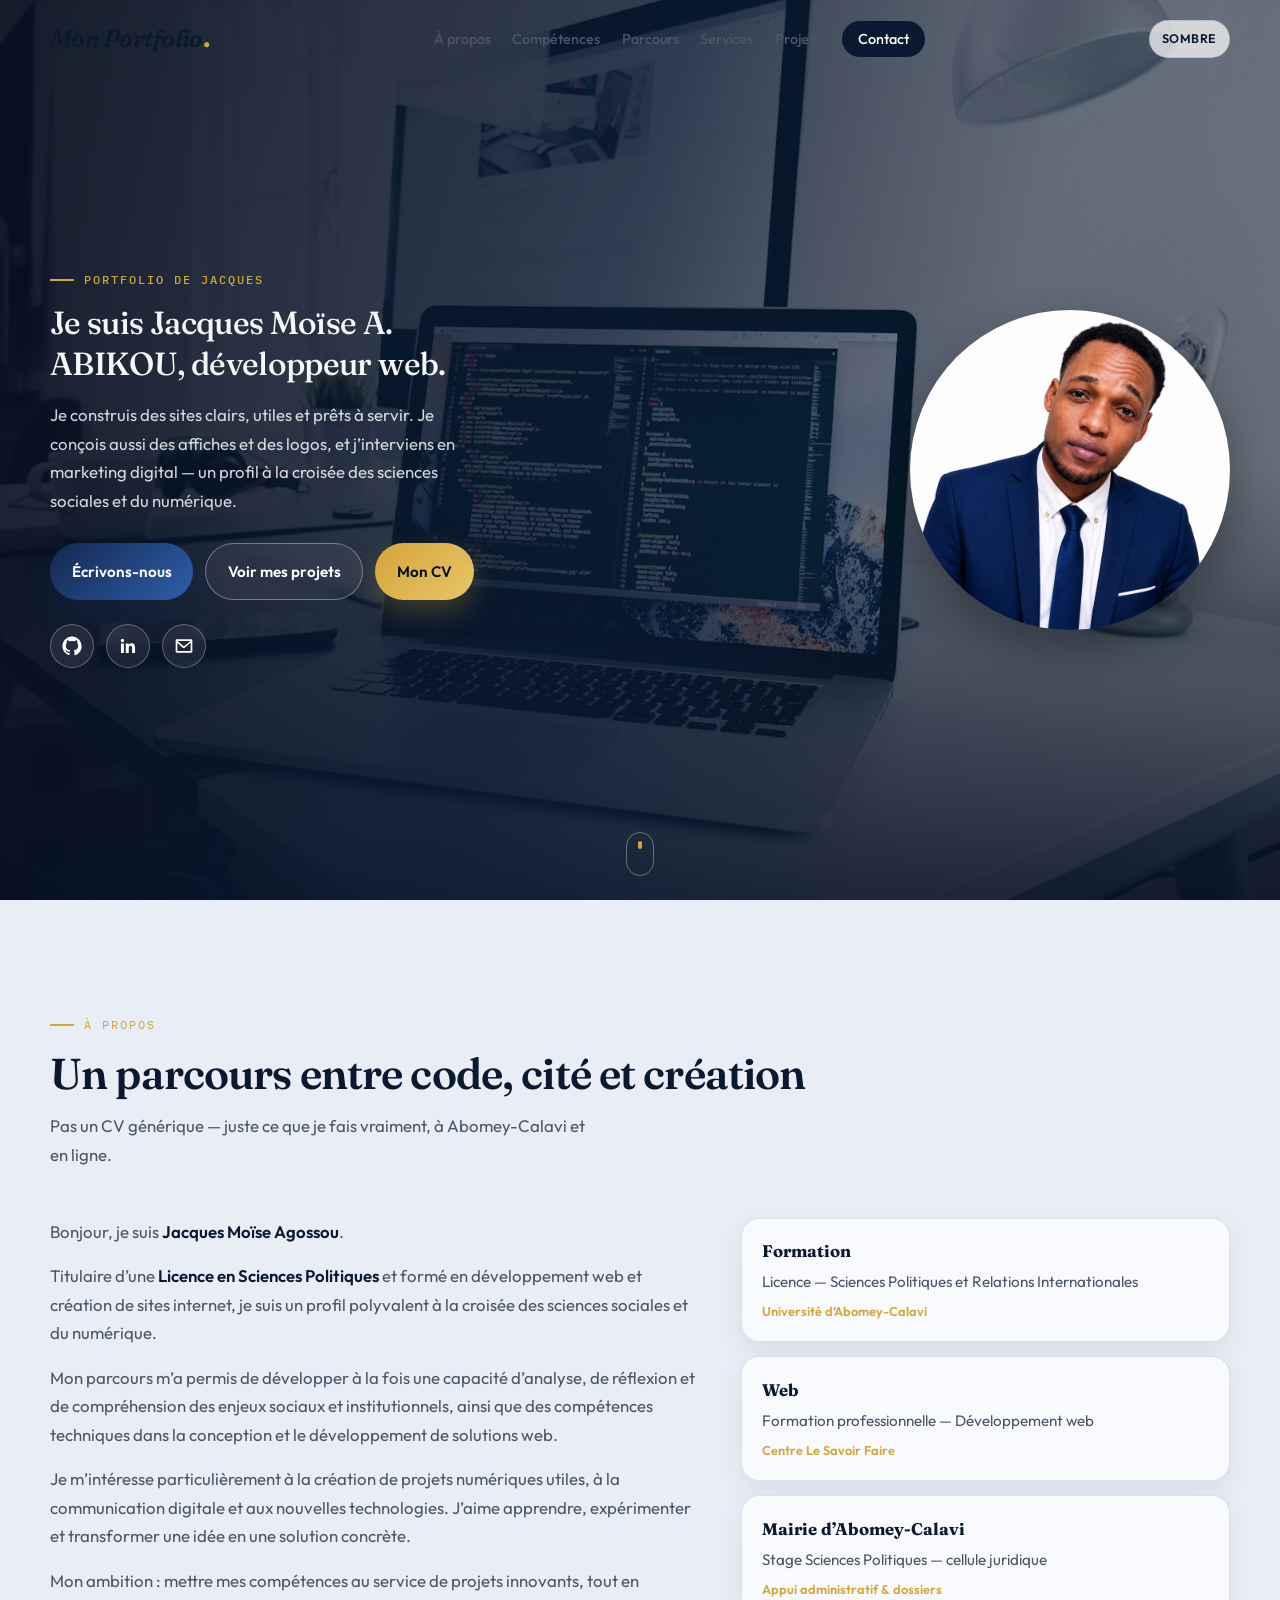
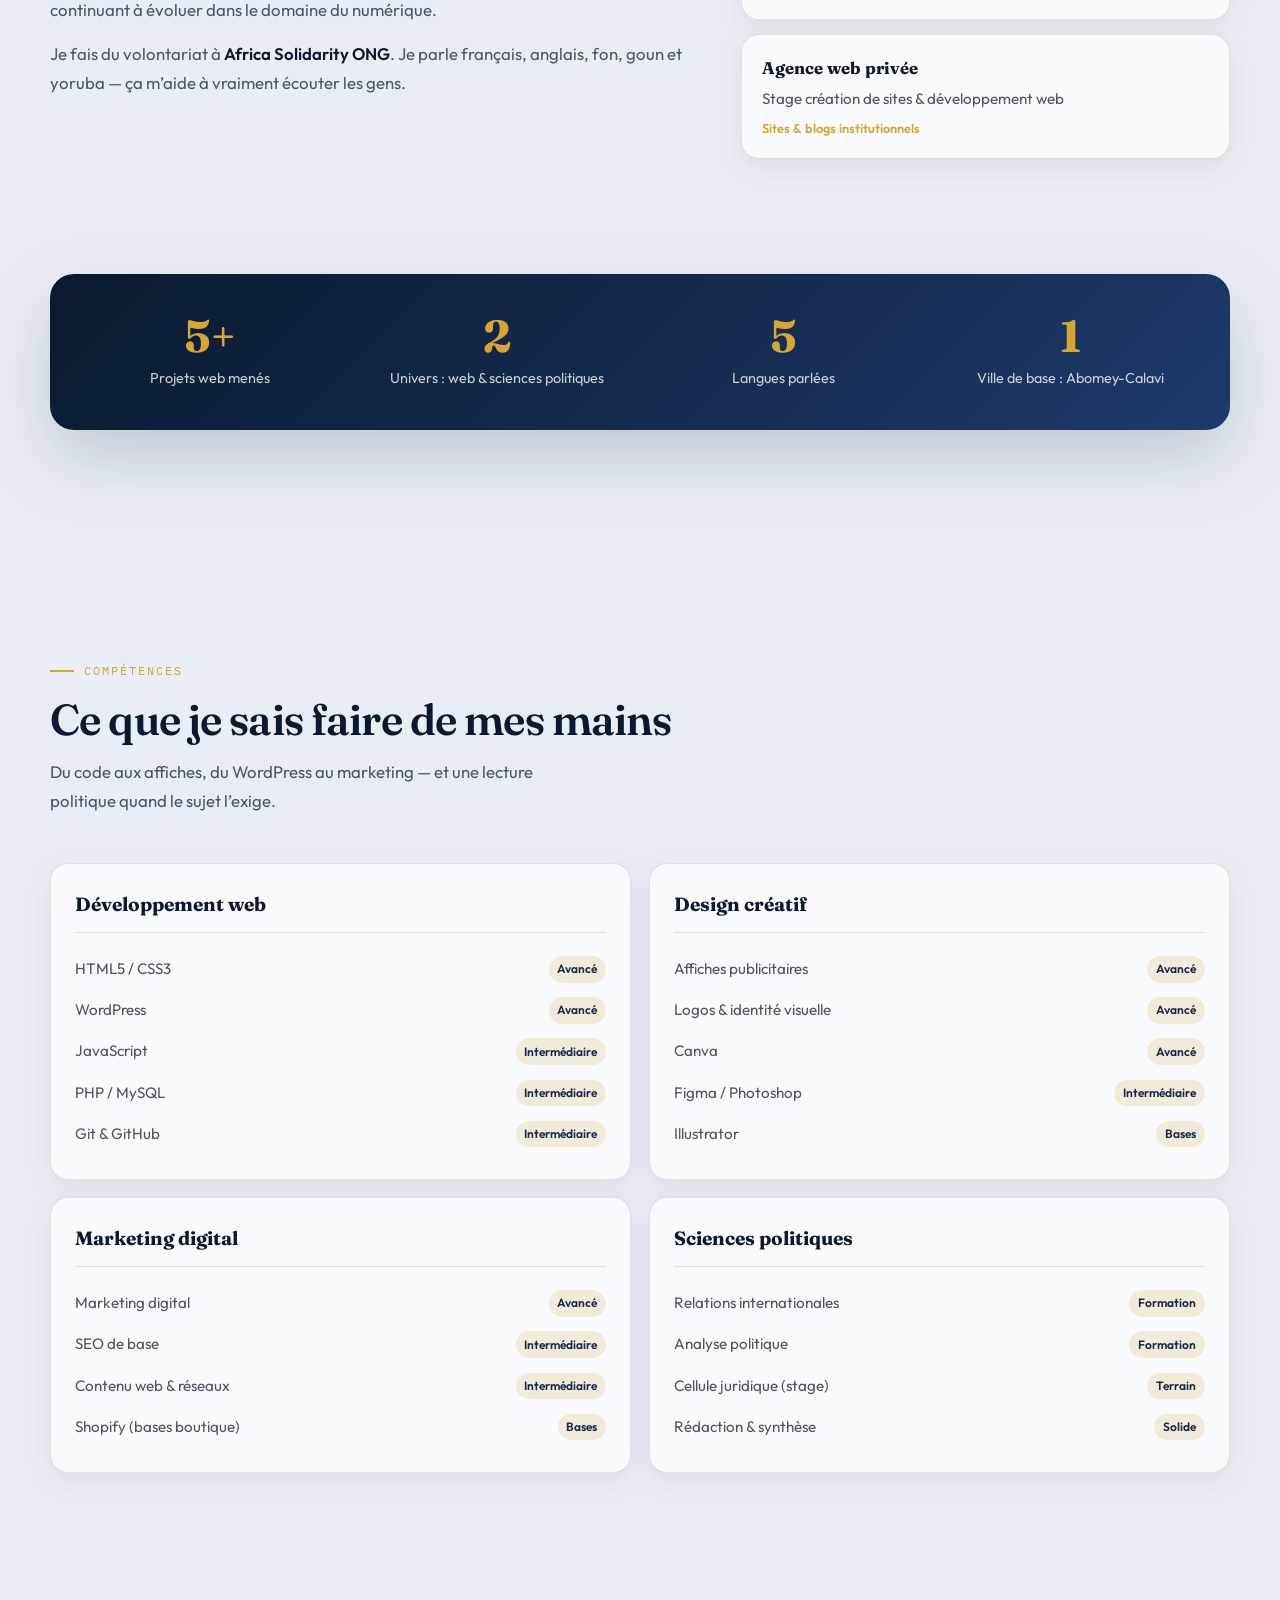
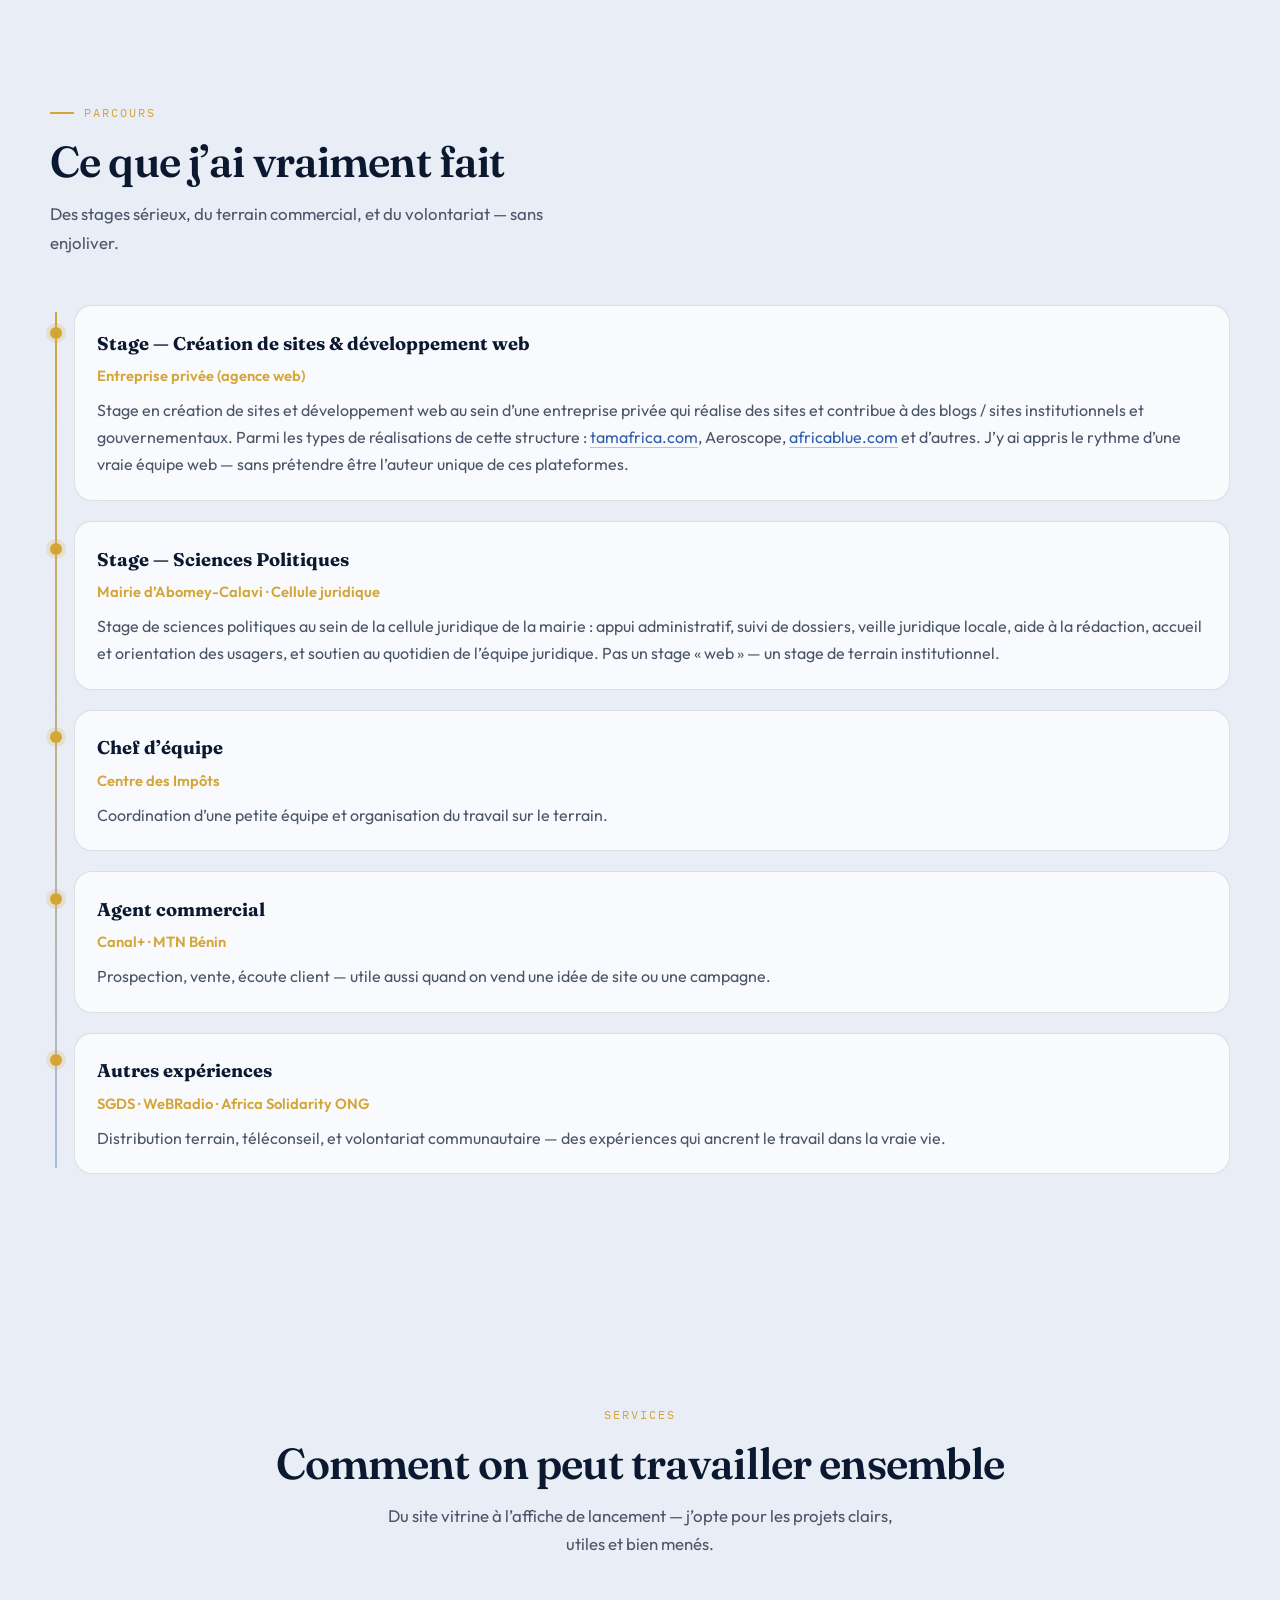
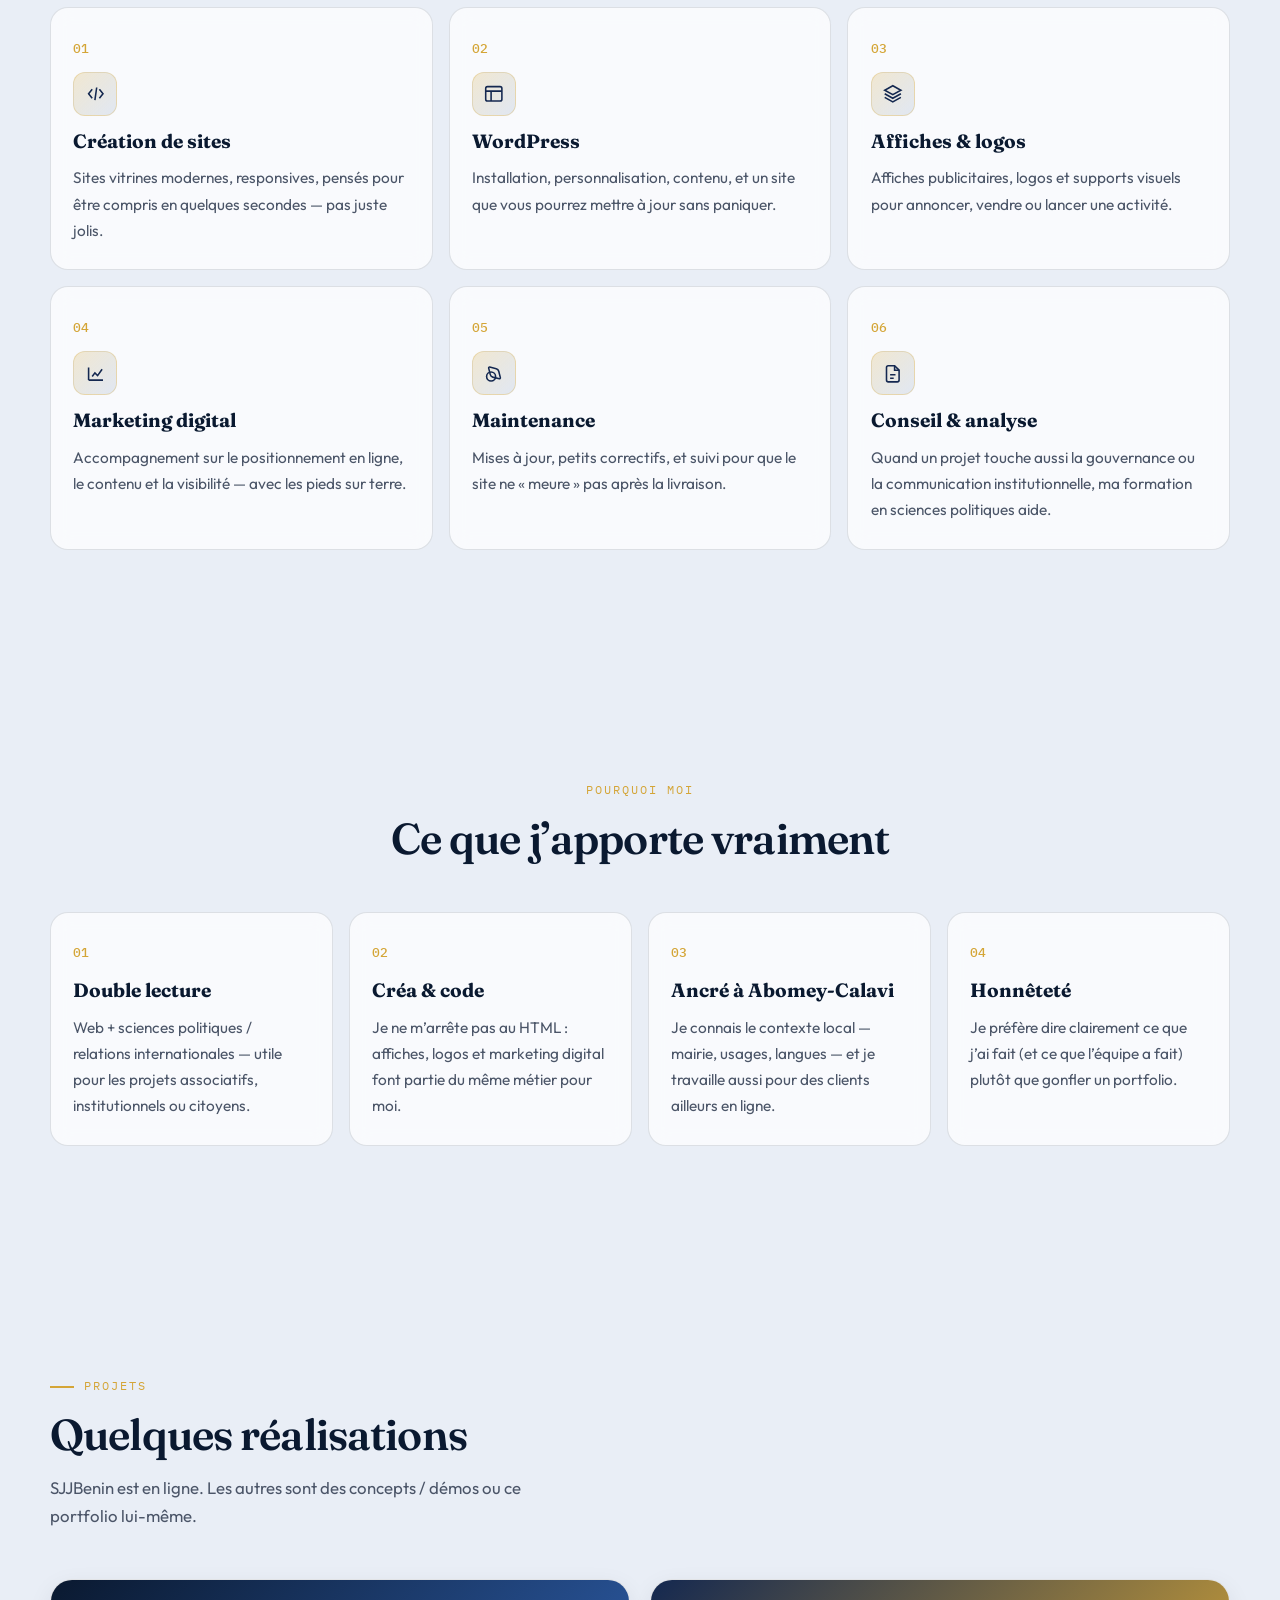
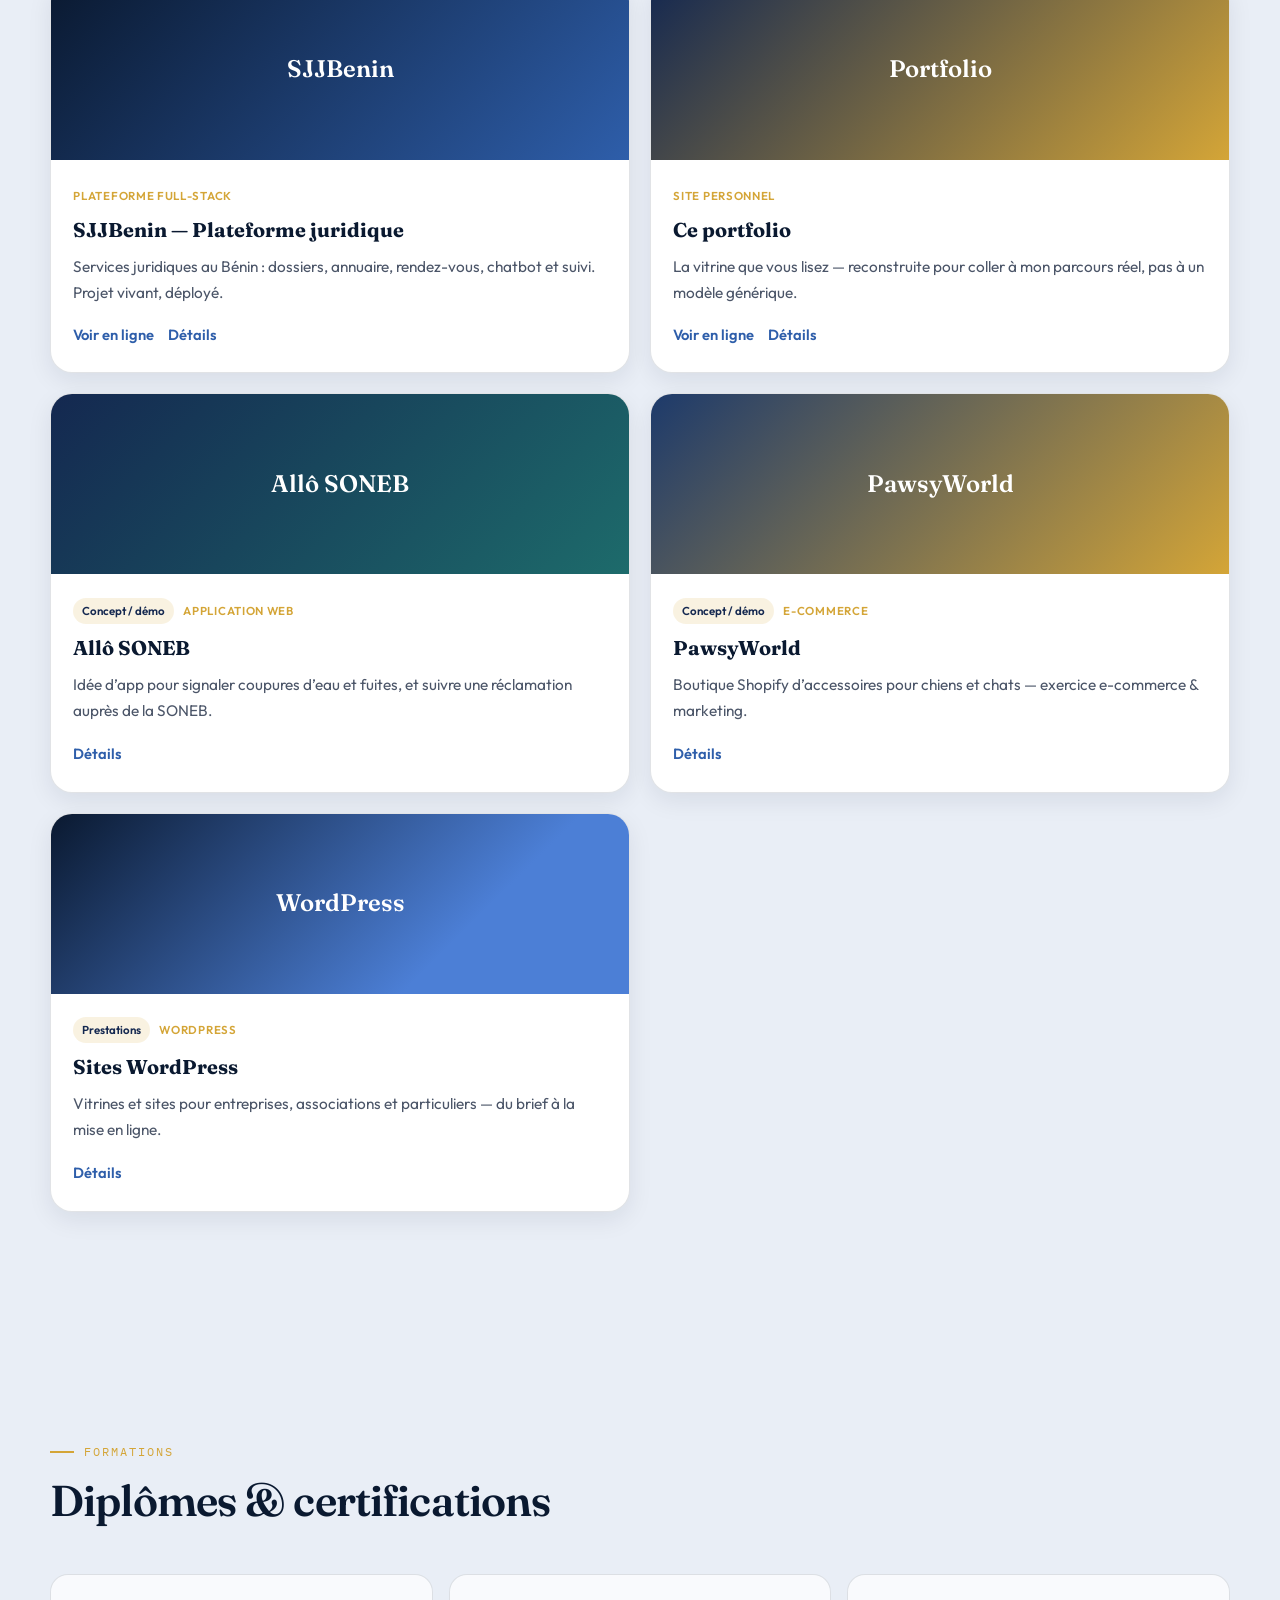
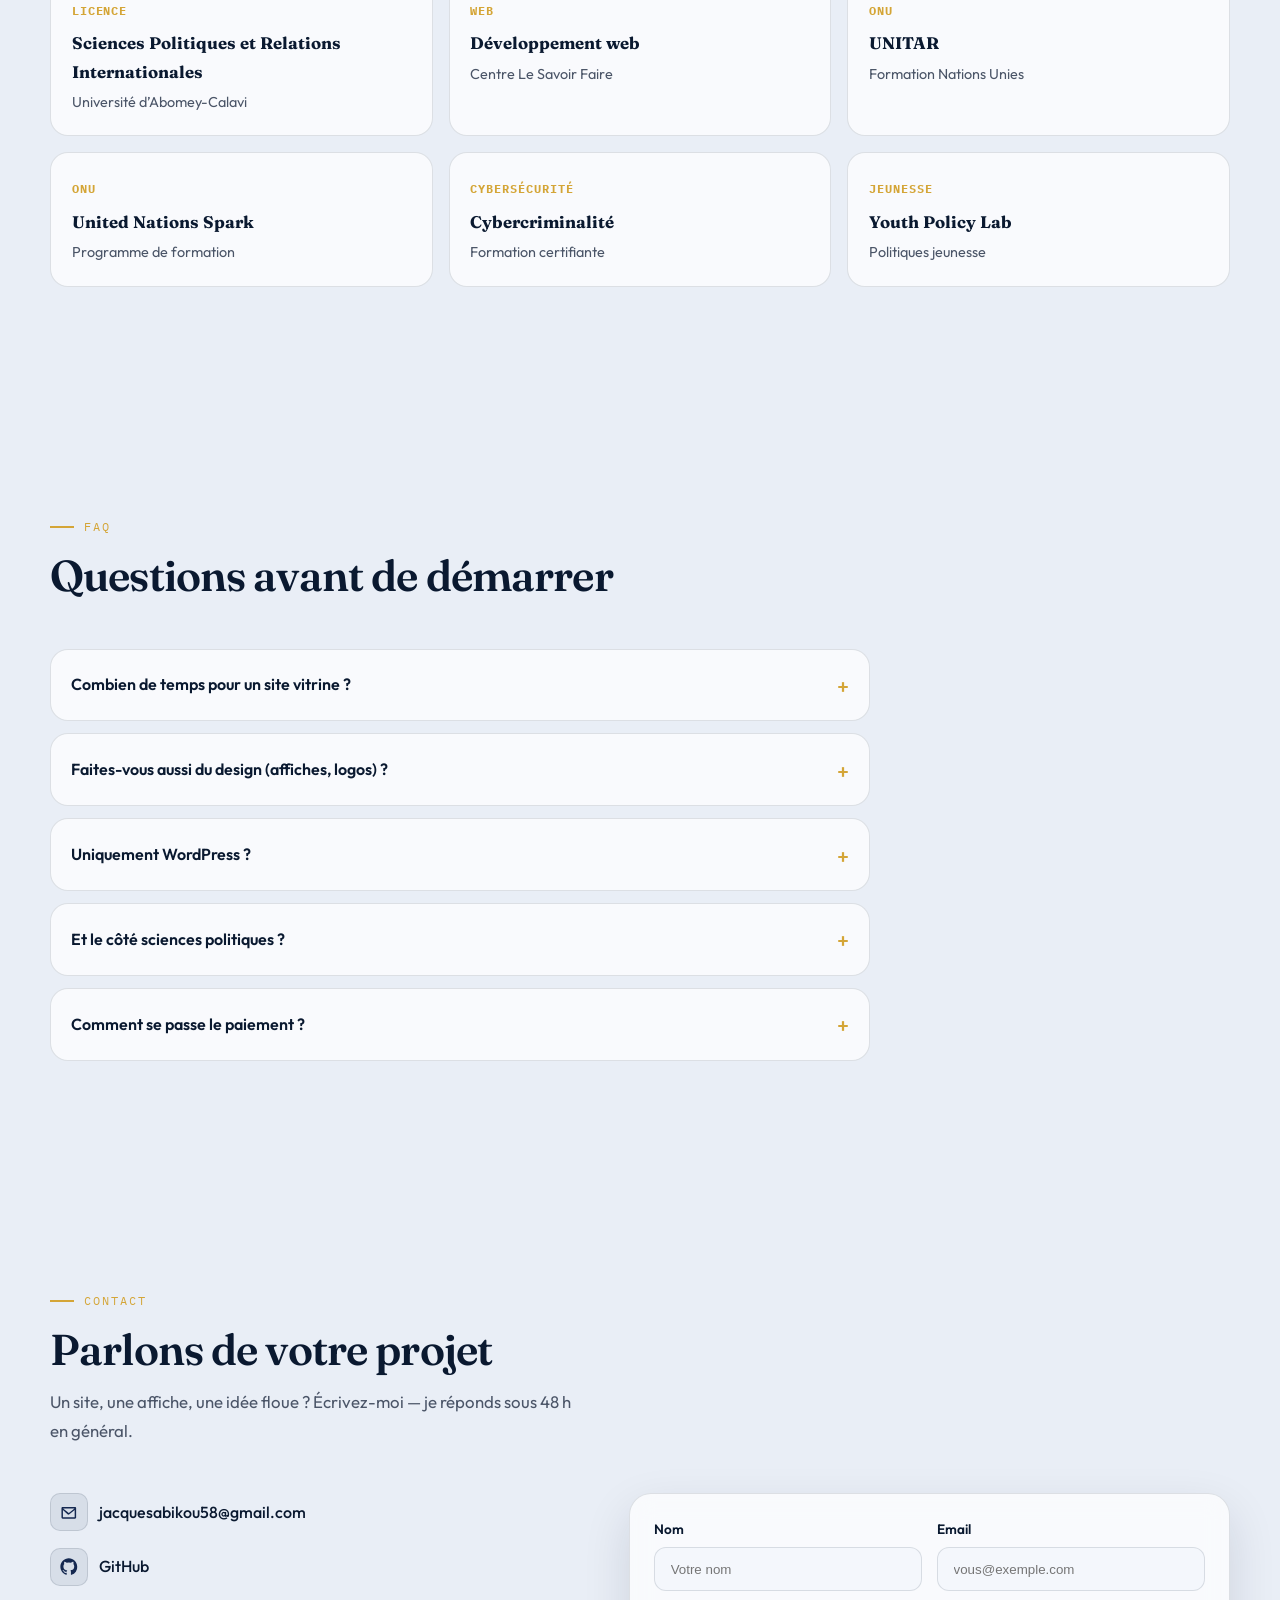
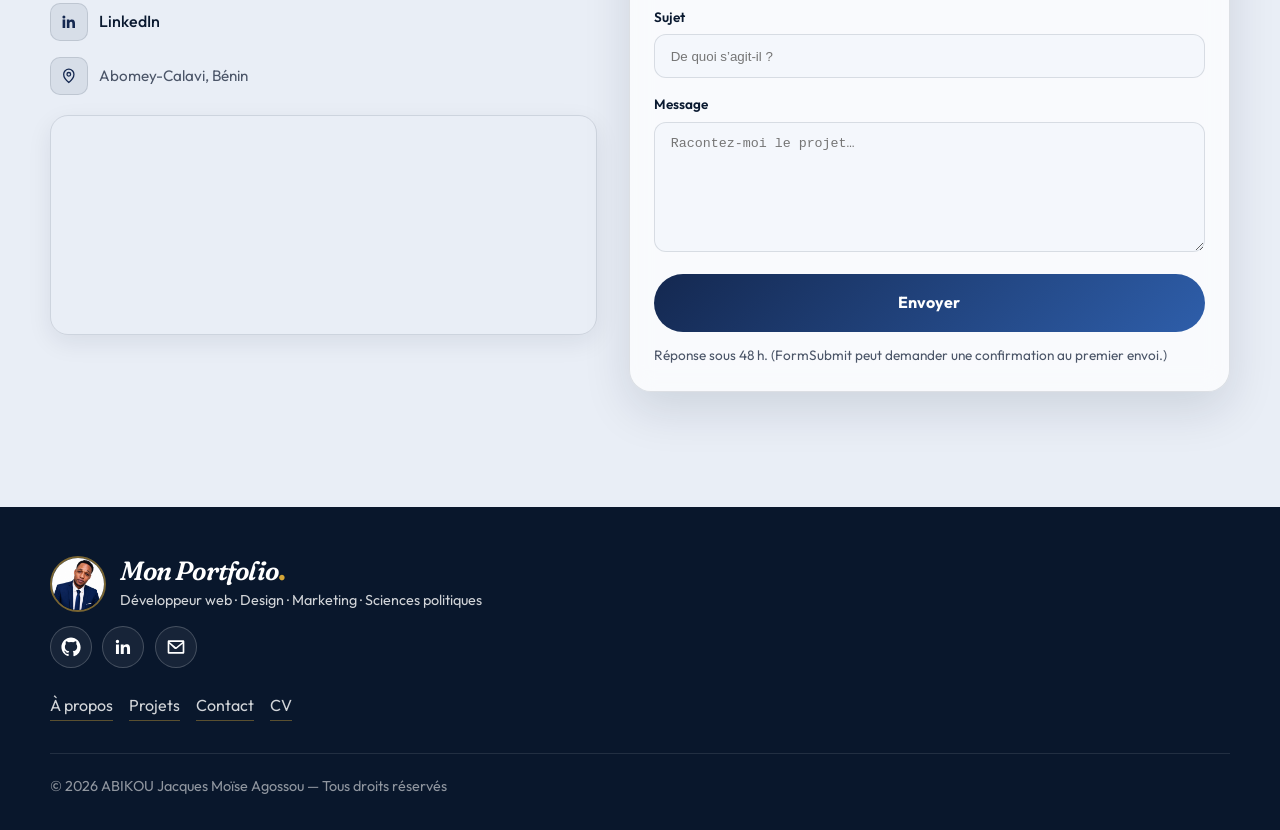
<file: index.html>
<!DOCTYPE html>
<html lang="fr">
<head>
<meta charset="UTF-8">
<meta name="viewport" content="width=device-width, initial-scale=1.0">
<title>Portfolio de Jacques Moïse A. ABIKOU | Développeur Web — Abomey-Calavi</title>
<meta name="description" content="Je suis Jacques Moïse A. ABIKOU, développeur web à Abomey-Calavi. Sites clairs et utiles, design d’affiches et logos, marketing digital — à la croisée des sciences sociales et du numérique.">
<meta name="robots" content="index,follow">
<meta name="author" content="ABIKOU Jacques Moïse Agossou">
<meta name="theme-color" content="#0A1930">
<link rel="canonical" href="https://portfolio-jack-4640.vercel.app/">
<meta property="og:type" content="website">
<meta property="og:title" content="Portfolio de Jacques | Développeur Web · Abomey-Calavi">
<meta property="og:description" content="Sites web, design créatif et marketing digital. Formation en Sciences Politiques et Relations Internationales.">
<meta property="og:url" content="https://portfolio-jack-4640.vercel.app/">
<meta property="og:image" content="https://portfolio-jack-4640.vercel.app/assets/profile.jpg">
<meta property="og:locale" content="fr_FR">
<meta name="twitter:card" content="summary_large_image">
<meta name="twitter:title" content="Portfolio de Jacques | Développeur Web · Abomey-Calavi">
<meta name="twitter:description" content="Sites web, design créatif et marketing digital depuis Abomey-Calavi, Bénin.">
<meta name="twitter:image" content="https://portfolio-jack-4640.vercel.app/assets/profile.jpg">
<link rel="icon" href="assets/favicon.svg" type="image/svg+xml">
<script type="application/ld+json">
{
  "@context": "https://schema.org",
  "@type": "Person",
  "name": "ABIKOU Jacques Moïse Agossou",
  "alternateName": "Jacques",
  "email": "jacquesabikou58@gmail.com",
  "url": "https://portfolio-jack-4640.vercel.app/",
  "jobTitle": "Développeur Web",
  "description": "Développeur web, designer créatif et licencié en Sciences Politiques et Relations Internationales, basé à Abomey-Calavi, Bénin.",
  "alumniOf": {
    "@type": "CollegeOrUniversity",
    "name": "Université d'Abomey-Calavi"
  },
  "knowsAbout": [
    "Développement web",
    "WordPress",
    "Design graphique",
    "Marketing digital",
    "Sciences politiques",
    "Relations internationales"
  ],
  "address": {
    "@type": "PostalAddress",
    "addressLocality": "Abomey-Calavi",
    "addressCountry": "BJ"
  },
  "image": "https://portfolio-jack-4640.vercel.app/assets/profile.jpg",
  "sameAs": [
    "https://github.com/abikoujacquesmoiseagossou-wq",
    "https://www.linkedin.com/in/jacquesmoiseabikou-abikou/"
  ]
}
</script>
<link rel="preconnect" href="https://fonts.googleapis.com">
<link rel="preconnect" href="https://fonts.gstatic.com" crossorigin>
<link href="https://fonts.googleapis.com/css2?family=Fraunces:ital,opsz,wght@0,9..144,400;0,9..144,500;0,9..144,600;0,9..144,700;1,9..144,500;1,9..144,600&family=Outfit:wght@300;400;500;600;700&family=IBM+Plex+Mono:wght@400;500&display=swap" rel="stylesheet">
<link rel="stylesheet" href="style.css">
</head>
<body>

<a class="skip-link" href="#main">Aller au contenu</a>

<div id="preloader" aria-hidden="true">
  <div class="loader-brand">Mon Portfolio<span>.</span></div>
  <div class="loader-bar"><i></i></div>
</div>

<div class="atmosphere" aria-hidden="true">
  <div class="orb orb-a"></div>
  <div class="orb orb-b"></div>
  <div class="orb orb-c"></div>
  <div class="grid-mesh"></div>
  <div class="grain"></div>
</div>

<header id="siteHeader">
  <nav class="nav wrap" aria-label="Navigation principale">
    <a href="#accueil" class="brand">Mon Portfolio<span class="dot">.</span></a>
    <ul class="nav-links" id="navLinks">
      <li><a href="#apropos">À propos</a></li>
      <li><a href="#competences">Compétences</a></li>
      <li><a href="#experience">Parcours</a></li>
      <li><a href="#services">Services</a></li>
      <li><a href="#projets">Projets</a></li>
      <li><a href="#contact" class="btn-nav-cta">Contact</a></li>
    </ul>
    <div class="nav-actions">
      <button type="button" class="theme-toggle" id="themeToggle" aria-label="Changer de thème">Clair</button>
      <button type="button" class="nav-toggle" id="navToggle" aria-label="Ouvrir le menu" aria-expanded="false">
        <span></span><span></span>
      </button>
    </div>
  </nav>
</header>

<main id="main">

<!-- HERO : laptop en arrière-plan, photo profil au premier plan -->
<section class="hero" id="accueil">
  <div class="hero-media" data-parallax aria-hidden="true">
    <img
      src="assets/developer-laptop.jpg"
      alt=""
      class="hero-bg-img"
      width="1600"
      height="1067"
      fetchpriority="high">
    <div class="hero-media-shade"></div>
  </div>
  <div class="wrap hero-grid">
    <div class="hero-content">
      <p class="hero-brand hero-anim" data-anim>Portfolio de Jacques</p>
      <h1 class="hero-title hero-anim" data-anim>Je suis Jacques Moïse A. ABIKOU, développeur web.</h1>
      <p class="hero-sub hero-anim" data-anim>
        Je construis des sites clairs, utiles et prêts à servir. Je conçois aussi des affiches et des logos, et j’interviens en marketing digital — un profil à la croisée des sciences sociales et du numérique.
      </p>
      <div class="hero-cta hero-anim" data-anim>
        <a href="#contact" class="btn btn-primary mag-btn">Écrivons-nous</a>
        <a href="#projets" class="btn btn-outline mag-btn">Voir mes projets</a>
        <a href="cv.html" class="btn btn-gold mag-btn">Mon CV</a>
      </div>
      <div class="hero-social hero-anim" data-anim>
        <a href="https://github.com/abikoujacquesmoiseagossou-wq" target="_blank" rel="noopener" aria-label="GitHub">
          <svg class="icon" viewBox="0 0 24 24" aria-hidden="true"><path fill="currentColor" d="M12 .5C5.73.5.5 5.73.5 12c0 5.08 3.29 9.39 7.86 10.91.57.1.78-.25.78-.55 0-.27-.01-1.17-.02-2.12-3.2.7-3.88-1.36-3.88-1.36-.52-1.34-1.28-1.7-1.28-1.7-1.05-.72.08-.71.08-.71 1.16.08 1.77 1.19 1.77 1.19 1.03 1.77 2.7 1.26 3.36.96.1-.75.4-1.26.73-1.55-2.55-.29-5.24-1.28-5.24-5.69 0-1.26.45-2.29 1.19-3.09-.12-.29-.52-1.47.11-3.06 0 0 .97-.31 3.18 1.18a11 11 0 0 1 5.8 0c2.2-1.49 3.17-1.18 3.17-1.18.64 1.59.24 2.77.12 3.06.74.8 1.18 1.83 1.18 3.09 0 4.42-2.69 5.4-5.25 5.68.41.36.78 1.08.78 2.17 0 1.57-.01 2.83-.01 3.22 0 .3.2.66.79.55A10.52 10.52 0 0 0 23.5 12c0-6.27-5.23-11.5-11.5-11.5z"/></svg>
        </a>
        <a href="https://www.linkedin.com/in/jacquesmoiseabikou-abikou/" target="_blank" rel="noopener" aria-label="LinkedIn">
          <svg class="icon" viewBox="0 0 24 24" aria-hidden="true"><path fill="currentColor" d="M20.45 20.45h-3.56v-5.57c0-1.33-.02-3.04-1.85-3.04-1.86 0-2.14 1.45-2.14 2.94v5.67H9.34V9h3.42v1.56h.05c.48-.9 1.64-1.85 3.37-1.85 3.6 0 4.27 2.37 4.27 5.45v6.29zM5.34 7.43a2.06 2.06 0 1 1 0-4.12 2.06 2.06 0 0 1 0 4.12zM7.12 20.45H3.56V9h3.56v11.45z"/></svg>
        </a>
        <a href="mailto:jacquesabikou58@gmail.com" aria-label="Email">
          <svg class="icon" viewBox="0 0 24 24" aria-hidden="true"><path fill="currentColor" d="M2 5.5C2 4.67 2.67 4 3.5 4h17c.83 0 1.5.67 1.5 1.5v13c0 .83-.67 1.5-1.5 1.5h-17A1.5 1.5 0 0 1 2 18.5v-13zm2.2.5 7.3 6.1a1 1 0 0 0 1 0L19.8 6H4.2zM4 8.1V18h16V8.1l-7.24 6.03a2.5 2.5 0 0 1-2.52 0L4 8.1z"/></svg>
        </a>
      </div>
    </div>
    <div class="hero-photo-wrap hero-anim" data-anim>
      <img src="assets/profile.jpg" alt="Portrait de ABIKOU Jacques Moïse Agossou" class="hero-photo" width="480" height="600">
    </div>
  </div>
  <a href="#apropos" class="scroll-cue" aria-label="Descendre vers À propos"><span></span></a>
</section>

<!-- À PROPOS -->
<section id="apropos">
  <div class="wrap">
    <div class="section-head reveal">
      <p class="eyebrow">À propos</p>
      <h2 class="section-title">Un parcours entre code, cité et création</h2>
      <p class="section-lead">Pas un CV générique — juste ce que je fais vraiment, à Abomey-Calavi et en ligne.</p>
    </div>

    <div class="about-layout">
      <div class="about-copy reveal">
        <p>Bonjour, je suis <strong>Jacques Moïse Agossou</strong>.</p>
        <p>Titulaire d’une <strong>Licence en Sciences Politiques</strong> et formé en développement web et création de sites internet, je suis un profil polyvalent à la croisée des sciences sociales et du numérique.</p>
        <p>Mon parcours m’a permis de développer à la fois une capacité d’analyse, de réflexion et de compréhension des enjeux sociaux et institutionnels, ainsi que des compétences techniques dans la conception et le développement de solutions web.</p>
        <p>Je m’intéresse particulièrement à la création de projets numériques utiles, à la communication digitale et aux nouvelles technologies. J’aime apprendre, expérimenter et transformer une idée en une solution concrète.</p>
        <p>Mon ambition&nbsp;: mettre mes compétences au service de projets innovants, tout en continuant à évoluer dans le domaine du numérique.</p>
        <p>Je fais du volontariat à <strong>Africa Solidarity ONG</strong>. Je parle français, anglais, fon, goun et yoruba — ça m’aide à vraiment écouter les gens.</p>
      </div>

      <aside class="about-facts reveal reveal-delay-1">
        <div class="fact">
          <h3>Formation</h3>
          <p>Licence — Sciences Politiques et Relations Internationales</p>
          <span>Université d’Abomey-Calavi</span>
        </div>
        <div class="fact">
          <h3>Web</h3>
          <p>Formation professionnelle — Développement web</p>
          <span>Centre Le Savoir Faire</span>
        </div>
        <div class="fact">
          <h3>Mairie d’Abomey-Calavi</h3>
          <p>Stage Sciences Politiques — cellule juridique</p>
          <span>Appui administratif &amp; dossiers</span>
        </div>
        <div class="fact">
          <h3>Agence web privée</h3>
          <p>Stage création de sites &amp; développement web</p>
          <span>Sites &amp; blogs institutionnels</span>
        </div>
      </aside>
    </div>
  </div>
</section>

<!-- CHIFFRES -->
<section id="stats" class="stats-section">
  <div class="wrap">
    <div class="stats-grid">
      <div class="stat reveal">
        <div class="stat-num" data-count="5"><span class="num-value">0</span>+</div>
        <p>Projets web menés</p>
      </div>
      <div class="stat reveal reveal-delay-1">
        <div class="stat-num" data-count="2"><span class="num-value">0</span></div>
        <p>Univers : web &amp; sciences politiques</p>
      </div>
      <div class="stat reveal reveal-delay-2">
        <div class="stat-num" data-count="5"><span class="num-value">0</span></div>
        <p>Langues parlées</p>
      </div>
      <div class="stat reveal reveal-delay-3">
        <div class="stat-num" data-count="1"><span class="num-value">0</span></div>
        <p>Ville de base : Abomey-Calavi</p>
      </div>
    </div>
  </div>
</section>

<!-- COMPÉTENCES -->
<section id="competences">
  <div class="wrap">
    <div class="section-head reveal">
      <p class="eyebrow">Compétences</p>
      <h2 class="section-title">Ce que je sais faire de mes mains</h2>
      <p class="section-lead">Du code aux affiches, du WordPress au marketing — et une lecture politique quand le sujet l’exige.</p>
    </div>

    <div class="skills-grid">
      <article class="skill-panel reveal">
        <h3>Développement web</h3>
        <ul>
          <li><span>HTML5 / CSS3</span><em>Avancé</em></li>
          <li><span>WordPress</span><em>Avancé</em></li>
          <li><span>JavaScript</span><em>Intermédiaire</em></li>
          <li><span>PHP / MySQL</span><em>Intermédiaire</em></li>
          <li><span>Git &amp; GitHub</span><em>Intermédiaire</em></li>
        </ul>
      </article>
      <article class="skill-panel reveal reveal-delay-1">
        <h3>Design créatif</h3>
        <ul>
          <li><span>Affiches publicitaires</span><em>Avancé</em></li>
          <li><span>Logos &amp; identité visuelle</span><em>Avancé</em></li>
          <li><span>Canva</span><em>Avancé</em></li>
          <li><span>Figma / Photoshop</span><em>Intermédiaire</em></li>
          <li><span>Illustrator</span><em>Bases</em></li>
        </ul>
      </article>
      <article class="skill-panel reveal reveal-delay-2">
        <h3>Marketing digital</h3>
        <ul>
          <li><span>Marketing digital</span><em>Avancé</em></li>
          <li><span>SEO de base</span><em>Intermédiaire</em></li>
          <li><span>Contenu web &amp; réseaux</span><em>Intermédiaire</em></li>
          <li><span>Shopify (bases boutique)</span><em>Bases</em></li>
        </ul>
      </article>
      <article class="skill-panel reveal reveal-delay-3">
        <h3>Sciences politiques</h3>
        <ul>
          <li><span>Relations internationales</span><em>Formation</em></li>
          <li><span>Analyse politique</span><em>Formation</em></li>
          <li><span>Cellule juridique (stage)</span><em>Terrain</em></li>
          <li><span>Rédaction &amp; synthèse</span><em>Solide</em></li>
        </ul>
      </article>
    </div>
  </div>
</section>

<!-- EXPÉRIENCES -->
<section id="experience">
  <div class="wrap">
    <div class="section-head reveal">
      <p class="eyebrow">Parcours</p>
      <h2 class="section-title">Ce que j’ai vraiment fait</h2>
      <p class="section-lead">Des stages sérieux, du terrain commercial, et du volontariat — sans enjoliver.</p>
    </div>

    <div class="timeline">
      <article class="t-item reveal">
        <div class="t-dot" aria-hidden="true"></div>
        <div class="t-body">
          <h3>Stage — Création de sites &amp; développement web</h3>
          <h4>Entreprise privée (agence web)</h4>
          <p>Stage en création de sites et développement web au sein d’une entreprise privée qui réalise des sites et contribue à des blogs / sites institutionnels et gouvernementaux. Parmi les types de réalisations de cette structure : <a href="https://tamafrica.com" target="_blank" rel="noopener">tamafrica.com</a>, Aeroscope, <a href="https://africablue.com" target="_blank" rel="noopener">africablue.com</a> et d’autres. J’y ai appris le rythme d’une vraie équipe web — sans prétendre être l’auteur unique de ces plateformes.</p>
        </div>
      </article>
      <article class="t-item reveal reveal-delay-1">
        <div class="t-dot" aria-hidden="true"></div>
        <div class="t-body">
          <h3>Stage — Sciences Politiques</h3>
          <h4>Mairie d’Abomey-Calavi · Cellule juridique</h4>
          <p>Stage de sciences politiques au sein de la cellule juridique de la mairie : appui administratif, suivi de dossiers, veille juridique locale, aide à la rédaction, accueil et orientation des usagers, et soutien au quotidien de l’équipe juridique. Pas un stage « web » — un stage de terrain institutionnel.</p>
        </div>
      </article>
      <article class="t-item reveal reveal-delay-2">
        <div class="t-dot" aria-hidden="true"></div>
        <div class="t-body">
          <h3>Chef d’équipe</h3>
          <h4>Centre des Impôts</h4>
          <p>Coordination d’une petite équipe et organisation du travail sur le terrain.</p>
        </div>
      </article>
      <article class="t-item reveal">
        <div class="t-dot" aria-hidden="true"></div>
        <div class="t-body">
          <h3>Agent commercial</h3>
          <h4>Canal+ · MTN Bénin</h4>
          <p>Prospection, vente, écoute client — utile aussi quand on vend une idée de site ou une campagne.</p>
        </div>
      </article>
      <article class="t-item reveal reveal-delay-1">
        <div class="t-dot" aria-hidden="true"></div>
        <div class="t-body">
          <h3>Autres expériences</h3>
          <h4>SGDS · WeBRadio · Africa Solidarity ONG</h4>
          <p>Distribution terrain, téléconseil, et volontariat communautaire — des expériences qui ancrent le travail dans la vraie vie.</p>
        </div>
      </article>
    </div>
  </div>
</section>

<!-- SERVICES -->
<section id="services">
  <div class="wrap">
    <div class="section-head center reveal">
      <p class="eyebrow">Services</p>
      <h2 class="section-title">Comment on peut travailler ensemble</h2>
      <p class="section-lead">Du site vitrine à l’affiche de lancement — j’opte pour les projets clairs, utiles et bien menés.</p>
    </div>

    <div class="services-grid">
      <article class="service-card reveal">
        <span class="service-num">01</span>
        <span class="service-icon" aria-hidden="true">
          <svg class="icon" viewBox="0 0 24 24" fill="none" stroke="currentColor" stroke-width="1.75"><path d="M8 7 4 12l4 5M16 7l4 5-4 5M13 5l-2 14"/></svg>
        </span>
        <h3>Création de sites</h3>
        <p>Sites vitrines modernes, responsives, pensés pour être compris en quelques secondes — pas juste jolis.</p>
      </article>
      <article class="service-card reveal reveal-delay-1">
        <span class="service-num">02</span>
        <span class="service-icon" aria-hidden="true">
          <svg class="icon" viewBox="0 0 24 24" fill="none" stroke="currentColor" stroke-width="1.75"><rect x="3" y="4" width="18" height="16" rx="2"/><path d="M3 9h18M9 20V9"/></svg>
        </span>
        <h3>WordPress</h3>
        <p>Installation, personnalisation, contenu, et un site que vous pourrez mettre à jour sans paniquer.</p>
      </article>
      <article class="service-card reveal reveal-delay-2">
        <span class="service-num">03</span>
        <span class="service-icon" aria-hidden="true">
          <svg class="icon" viewBox="0 0 24 24" fill="none" stroke="currentColor" stroke-width="1.75"><path d="M12 3 3 8l9 5 9-5-9-5z"/><path d="M3 12l9 5 9-5M3 16l9 5 9-5"/></svg>
        </span>
        <h3>Affiches &amp; logos</h3>
        <p>Affiches publicitaires, logos et supports visuels pour annoncer, vendre ou lancer une activité.</p>
      </article>
      <article class="service-card reveal">
        <span class="service-num">04</span>
        <span class="service-icon" aria-hidden="true">
          <svg class="icon" viewBox="0 0 24 24" fill="none" stroke="currentColor" stroke-width="1.75"><path d="M4 19V5M4 19h16M8 15l3-4 3 3 5-7"/></svg>
        </span>
        <h3>Marketing digital</h3>
        <p>Accompagnement sur le positionnement en ligne, le contenu et la visibilité — avec les pieds sur terre.</p>
      </article>
      <article class="service-card reveal reveal-delay-1">
        <span class="service-num">05</span>
        <span class="service-icon" aria-hidden="true">
          <svg class="icon" viewBox="0 0 24 24" fill="none" stroke="currentColor" stroke-width="1.75"><path d="M14.7 6.3a4 4 0 0 1 2.8 2.8l1.8 7.2a1 1 0 0 1-1.2 1.2l-7.2-1.8a4 4 0 0 1-2.8-2.8L6.3 5.7a1 1 0 0 1 1.2-1.2l7.2 1.8z"/><circle cx="9" cy="15" r="5"/></svg>
        </span>
        <h3>Maintenance</h3>
        <p>Mises à jour, petits correctifs, et suivi pour que le site ne « meure » pas après la livraison.</p>
      </article>
      <article class="service-card reveal reveal-delay-2">
        <span class="service-num">06</span>
        <span class="service-icon" aria-hidden="true">
          <svg class="icon" viewBox="0 0 24 24" fill="none" stroke="currentColor" stroke-width="1.75"><path d="M14 3H7a2 2 0 0 0-2 2v14a2 2 0 0 0 2 2h10a2 2 0 0 0 2-2V8l-5-5z"/><path d="M14 3v5h5M9 13h6M9 17h4"/></svg>
        </span>
        <h3>Conseil &amp; analyse</h3>
        <p>Quand un projet touche aussi la gouvernance ou la communication institutionnelle, ma formation en sciences politiques aide.</p>
      </article>
    </div>
  </div>
</section>

<!-- POURQUOI -->
<section id="pourquoi">
  <div class="wrap">
    <div class="section-head center reveal">
      <p class="eyebrow">Pourquoi moi</p>
      <h2 class="section-title">Ce que j’apporte vraiment</h2>
    </div>
    <div class="why-grid">
      <article class="why-card reveal">
        <span>01</span>
        <h3>Double lecture</h3>
        <p>Web + sciences politiques / relations internationales — utile pour les projets associatifs, institutionnels ou citoyens.</p>
      </article>
      <article class="why-card reveal reveal-delay-1">
        <span>02</span>
        <h3>Créa &amp; code</h3>
        <p>Je ne m’arrête pas au HTML : affiches, logos et marketing digital font partie du même métier pour moi.</p>
      </article>
      <article class="why-card reveal reveal-delay-2">
        <span>03</span>
        <h3>Ancré à Abomey-Calavi</h3>
        <p>Je connais le contexte local — mairie, usages, langues — et je travaille aussi pour des clients ailleurs en ligne.</p>
      </article>
      <article class="why-card reveal reveal-delay-3">
        <span>04</span>
        <h3>Honnêteté</h3>
        <p>Je préfère dire clairement ce que j’ai fait (et ce que l’équipe a fait) plutôt que gonfler un portfolio.</p>
      </article>
    </div>
  </div>
</section>

<!-- PROJETS -->
<section id="projets">
  <div class="wrap">
    <div class="section-head reveal">
      <p class="eyebrow">Projets</p>
      <h2 class="section-title">Quelques réalisations</h2>
      <p class="section-lead">SJJBenin est en ligne. Les autres sont des concepts / démos ou ce portfolio lui-même.</p>
    </div>

    <div class="grid-projects">
      <article class="project-card reveal">
        <div class="project-thumb thumb-a"><span>SJJBenin</span></div>
        <div class="project-body">
          <span class="project-tag">Plateforme full-stack</span>
          <h3>SJJBenin — Plateforme juridique</h3>
          <p>Services juridiques au Bénin : dossiers, annuaire, rendez-vous, chatbot et suivi. Projet vivant, déployé.</p>
          <div class="project-actions">
            <a href="https://juridiques-project.vercel.app/" class="project-live" target="_blank" rel="noopener">Voir en ligne</a>
            <button type="button" class="project-link" data-project="juridiques">Détails</button>
          </div>
        </div>
      </article>

      <article class="project-card reveal reveal-delay-1">
        <div class="project-thumb thumb-e"><span>Portfolio</span></div>
        <div class="project-body">
          <span class="project-tag">Site personnel</span>
          <h3>Ce portfolio</h3>
          <p>La vitrine que vous lisez — reconstruite pour coller à mon parcours réel, pas à un modèle générique.</p>
          <div class="project-actions">
            <a href="https://portfolio-jack-4640.vercel.app/" class="project-live" target="_blank" rel="noopener">Voir en ligne</a>
            <button type="button" class="project-link" data-project="portfolio">Détails</button>
          </div>
        </div>
      </article>

      <article class="project-card reveal reveal-delay-2">
        <div class="project-thumb thumb-b"><span>Allô SONEB</span></div>
        <div class="project-body">
          <span class="project-badge">Concept / démo</span>
          <span class="project-tag">Application web</span>
          <h3>Allô SONEB</h3>
          <p>Idée d’app pour signaler coupures d’eau et fuites, et suivre une réclamation auprès de la SONEB.</p>
          <button type="button" class="project-link" data-project="soneb">Détails</button>
        </div>
      </article>

      <article class="project-card reveal reveal-delay-3">
        <div class="project-thumb thumb-c"><span>PawsyWorld</span></div>
        <div class="project-body">
          <span class="project-badge">Concept / démo</span>
          <span class="project-tag">E-commerce</span>
          <h3>PawsyWorld</h3>
          <p>Boutique Shopify d’accessoires pour chiens et chats — exercice e-commerce &amp; marketing.</p>
          <button type="button" class="project-link" data-project="pawsy">Détails</button>
        </div>
      </article>

      <article class="project-card reveal">
        <div class="project-thumb thumb-d"><span>WordPress</span></div>
        <div class="project-body">
          <span class="project-badge">Prestations</span>
          <span class="project-tag">WordPress</span>
          <h3>Sites WordPress</h3>
          <p>Vitrines et sites pour entreprises, associations et particuliers — du brief à la mise en ligne.</p>
          <button type="button" class="project-link" data-project="wordpress">Détails</button>
        </div>
      </article>
    </div>
  </div>
</section>

<!-- CERTIFICATIONS -->
<section id="certifications">
  <div class="wrap">
    <div class="section-head reveal">
      <p class="eyebrow">Formations</p>
      <h2 class="section-title">Diplômes &amp; certifications</h2>
    </div>
    <div class="cert-grid">
      <div class="cert-card reveal">
        <strong>Licence</strong>
        <h3>Sciences Politiques et Relations Internationales</h3>
        <p>Université d’Abomey-Calavi</p>
      </div>
      <div class="cert-card reveal reveal-delay-1">
        <strong>Web</strong>
        <h3>Développement web</h3>
        <p>Centre Le Savoir Faire</p>
      </div>
      <div class="cert-card reveal reveal-delay-2">
        <strong>ONU</strong>
        <h3>UNITAR</h3>
        <p>Formation Nations Unies</p>
      </div>
      <div class="cert-card reveal reveal-delay-3">
        <strong>ONU</strong>
        <h3>United Nations Spark</h3>
        <p>Programme de formation</p>
      </div>
      <div class="cert-card reveal">
        <strong>Cybersécurité</strong>
        <h3>Cybercriminalité</h3>
        <p>Formation certifiante</p>
      </div>
      <div class="cert-card reveal reveal-delay-1">
        <strong>Jeunesse</strong>
        <h3>Youth Policy Lab</h3>
        <p>Politiques jeunesse</p>
      </div>
    </div>
  </div>
</section>

<!-- FAQ -->
<section id="faq">
  <div class="wrap">
    <div class="section-head reveal">
      <p class="eyebrow">FAQ</p>
      <h2 class="section-title">Questions avant de démarrer</h2>
    </div>
    <div class="faq-list">
      <div class="faq-item reveal">
        <button type="button" class="faq-question" aria-expanded="false">Combien de temps pour un site vitrine ? <span class="faq-icon">+</span></button>
        <div class="faq-answer"><div class="faq-answer-inner">Souvent 1 à 3 semaines selon le contenu et les allers-retours. On fixe un calendrier réaliste dès le départ.</div></div>
      </div>
      <div class="faq-item reveal">
        <button type="button" class="faq-question" aria-expanded="false">Faites-vous aussi du design (affiches, logos) ? <span class="faq-icon">+</span></button>
        <div class="faq-answer"><div class="faq-answer-inner">Oui. Affiches publicitaires, logos et supports de communication font partie de ce que je propose, en plus du web.</div></div>
      </div>
      <div class="faq-item reveal">
        <button type="button" class="faq-question" aria-expanded="false">Uniquement WordPress ? <span class="faq-icon">+</span></button>
        <div class="faq-answer"><div class="faq-answer-inner">Non. WordPress quand c’est le bon outil ; sinon HTML/CSS/JS sur-mesure selon le besoin et le budget.</div></div>
      </div>
      <div class="faq-item reveal">
        <button type="button" class="faq-question" aria-expanded="false">Et le côté sciences politiques ? <span class="faq-icon">+</span></button>
        <div class="faq-answer"><div class="faq-answer-inner">Je peux aider sur la lecture d’enjeux, la rédaction ou la communication de projets à dimension institutionnelle / citoyenne — en plus du site.</div></div>
      </div>
      <div class="faq-item reveal">
        <button type="button" class="faq-question" aria-expanded="false">Comment se passe le paiement ? <span class="faq-icon">+</span></button>
        <div class="faq-answer"><div class="faq-answer-inner">On se met d’accord avant de commencer : en général un acompte, puis le solde à la livraison.</div></div>
      </div>
    </div>
  </div>
</section>

<!-- CONTACT -->
<section id="contact">
  <div class="wrap">
    <div class="section-head reveal">
      <p class="eyebrow">Contact</p>
      <h2 class="section-title">Parlons de votre projet</h2>
      <p class="section-lead">Un site, une affiche, une idée floue ? Écrivez-moi — je réponds sous 48 h en général.</p>
    </div>

    <div class="contact-grid">
      <div class="reveal">
        <div class="contact-links">
          <a href="mailto:jacquesabikou58@gmail.com">
            <span class="ci-icon" aria-hidden="true"><svg class="icon" viewBox="0 0 24 24"><path fill="currentColor" d="M2 5.5C2 4.67 2.67 4 3.5 4h17c.83 0 1.5.67 1.5 1.5v13c0 .83-.67 1.5-1.5 1.5h-17A1.5 1.5 0 0 1 2 18.5v-13zm2.2.5 7.3 6.1a1 1 0 0 0 1 0L19.8 6H4.2zM4 8.1V18h16V8.1l-7.24 6.03a2.5 2.5 0 0 1-2.52 0L4 8.1z"/></svg></span>
            jacquesabikou58@gmail.com
          </a>
          <a href="https://github.com/abikoujacquesmoiseagossou-wq" target="_blank" rel="noopener">
            <span class="ci-icon" aria-hidden="true"><svg class="icon" viewBox="0 0 24 24"><path fill="currentColor" d="M12 .5C5.73.5.5 5.73.5 12c0 5.08 3.29 9.39 7.86 10.91.57.1.78-.25.78-.55 0-.27-.01-1.17-.02-2.12-3.2.7-3.88-1.36-3.88-1.36-.52-1.34-1.28-1.7-1.28-1.7-1.05-.72.08-.71.08-.71 1.16.08 1.77 1.19 1.77 1.19 1.03 1.77 2.7 1.26 3.36.96.1-.75.4-1.26.73-1.55-2.55-.29-5.24-1.28-5.24-5.69 0-1.26.45-2.29 1.19-3.09-.12-.29-.52-1.47.11-3.06 0 0 .97-.31 3.18 1.18a11 11 0 0 1 5.8 0c2.2-1.49 3.17-1.18 3.17-1.18.64 1.59.24 2.77.12 3.06.74.8 1.18 1.83 1.18 3.09 0 4.42-2.69 5.4-5.25 5.68.41.36.78 1.08.78 2.17 0 1.57-.01 2.83-.01 3.22 0 .3.2.66.79.55A10.52 10.52 0 0 0 23.5 12c0-6.27-5.23-11.5-11.5-11.5z"/></svg></span>
            GitHub
          </a>
          <a href="https://www.linkedin.com/in/jacquesmoiseabikou-abikou/" target="_blank" rel="noopener">
            <span class="ci-icon" aria-hidden="true"><svg class="icon" viewBox="0 0 24 24"><path fill="currentColor" d="M20.45 20.45h-3.56v-5.57c0-1.33-.02-3.04-1.85-3.04-1.86 0-2.14 1.45-2.14 2.94v5.67H9.34V9h3.42v1.56h.05c.48-.9 1.64-1.85 3.37-1.85 3.6 0 4.27 2.37 4.27 5.45v6.29zM5.34 7.43a2.06 2.06 0 1 1 0-4.12 2.06 2.06 0 0 1 0 4.12zM7.12 20.45H3.56V9h3.56v11.45z"/></svg></span>
            LinkedIn
          </a>
          <p class="contact-place">
            <span class="ci-icon" aria-hidden="true"><svg class="icon" viewBox="0 0 24 24" fill="none" stroke="currentColor" stroke-width="1.75"><path d="M12 21s-7-5.2-7-11a7 7 0 1 1 14 0c0 5.8-7 11-7 11z"/><circle cx="12" cy="10" r="2.5"/></svg></span>
            Abomey-Calavi, Bénin
          </p>
        </div>
        <div class="map-frame">
          <iframe src="https://www.google.com/maps?q=Abomey-Calavi,Benin&output=embed" loading="lazy" title="Carte — Abomey-Calavi, Bénin"></iframe>
        </div>
      </div>

      <form id="contactForm" class="reveal reveal-delay-1" action="https://formsubmit.co/jacquesabikou58@gmail.com" method="POST">
        <input type="hidden" name="_subject" value="Nouveau message — Portfolio Jacques">
        <input type="hidden" name="_captcha" value="false">
        <input type="hidden" name="_template" value="table">
        <input type="hidden" name="_next" value="https://portfolio-jack-4640.vercel.app/?sent=1#contact">
        <input type="text" name="_honey" class="honey" tabindex="-1" autocomplete="off" aria-hidden="true">
        <div class="form-row">
          <div class="field">
            <label for="name">Nom</label>
            <input type="text" id="name" name="name" placeholder="Votre nom" required>
          </div>
          <div class="field">
            <label for="email">Email</label>
            <input type="email" id="email" name="email" placeholder="vous@exemple.com" required>
          </div>
        </div>
        <div class="field">
          <label for="subject">Sujet</label>
          <input type="text" id="subject" name="subject" placeholder="De quoi s’agit-il ?" required>
        </div>
        <div class="field">
          <label for="message">Message</label>
          <textarea id="message" name="message" placeholder="Racontez-moi le projet…" required></textarea>
        </div>
        <button type="submit" class="submit-btn mag-btn">Envoyer</button>
        <p class="form-note" id="formNote">Réponse sous 48 h. (FormSubmit peut demander une confirmation au premier envoi.)</p>
      </form>
    </div>
  </div>
</section>

</main>

<footer>
  <div class="wrap footer-inner">
    <div>
      <div class="footer-brand-row">
        <img src="assets/profile.jpg" alt="Portrait de ABIKOU Jacques Moïse Agossou" class="footer-avatar" width="56" height="56">
        <div>
          <p class="footer-brand">Mon Portfolio<span>.</span></p>
          <p class="footer-tag">Développeur web · Design · Marketing · Sciences politiques</p>
        </div>
      </div>
      <div class="footer-social">
        <a href="https://github.com/abikoujacquesmoiseagossou-wq" target="_blank" rel="noopener" aria-label="GitHub">
          <svg class="icon" viewBox="0 0 24 24" aria-hidden="true"><path fill="currentColor" d="M12 .5C5.73.5.5 5.73.5 12c0 5.08 3.29 9.39 7.86 10.91.57.1.78-.25.78-.55 0-.27-.01-1.17-.02-2.12-3.2.7-3.88-1.36-3.88-1.36-.52-1.34-1.28-1.7-1.28-1.7-1.05-.72.08-.71.08-.71 1.16.08 1.77 1.19 1.77 1.19 1.03 1.77 2.7 1.26 3.36.96.1-.75.4-1.26.73-1.55-2.55-.29-5.24-1.28-5.24-5.69 0-1.26.45-2.29 1.19-3.09-.12-.29-.52-1.47.11-3.06 0 0 .97-.31 3.18 1.18a11 11 0 0 1 5.8 0c2.2-1.49 3.17-1.18 3.17-1.18.64 1.59.24 2.77.12 3.06.74.8 1.18 1.83 1.18 3.09 0 4.42-2.69 5.4-5.25 5.68.41.36.78 1.08.78 2.17 0 1.57-.01 2.83-.01 3.22 0 .3.2.66.79.55A10.52 10.52 0 0 0 23.5 12c0-6.27-5.23-11.5-11.5-11.5z"/></svg>
        </a>
        <a href="https://www.linkedin.com/in/jacquesmoiseabikou-abikou/" target="_blank" rel="noopener" aria-label="LinkedIn">
          <svg class="icon" viewBox="0 0 24 24" aria-hidden="true"><path fill="currentColor" d="M20.45 20.45h-3.56v-5.57c0-1.33-.02-3.04-1.85-3.04-1.86 0-2.14 1.45-2.14 2.94v5.67H9.34V9h3.42v1.56h.05c.48-.9 1.64-1.85 3.37-1.85 3.6 0 4.27 2.37 4.27 5.45v6.29zM5.34 7.43a2.06 2.06 0 1 1 0-4.12 2.06 2.06 0 0 1 0 4.12zM7.12 20.45H3.56V9h3.56v11.45z"/></svg>
        </a>
        <a href="mailto:jacquesabikou58@gmail.com" aria-label="Email">
          <svg class="icon" viewBox="0 0 24 24" aria-hidden="true"><path fill="currentColor" d="M2 5.5C2 4.67 2.67 4 3.5 4h17c.83 0 1.5.67 1.5 1.5v13c0 .83-.67 1.5-1.5 1.5h-17A1.5 1.5 0 0 1 2 18.5v-13zm2.2.5 7.3 6.1a1 1 0 0 0 1 0L19.8 6H4.2zM4 8.1V18h16V8.1l-7.24 6.03a2.5 2.5 0 0 1-2.52 0L4 8.1z"/></svg>
        </a>
      </div>
    </div>
    <div class="footer-nav">
      <a href="#apropos">À propos</a>
      <a href="#projets">Projets</a>
      <a href="#contact">Contact</a>
      <a href="cv.html">CV</a>
    </div>
    <p class="footer-sign">© 2026 ABIKOU Jacques Moïse Agossou — Tous droits réservés</p>
  </div>
</footer>

<button type="button" id="backToTop" aria-label="Retour en haut">↑</button>

<div class="project-modal" id="projectModal" role="dialog" aria-modal="true" aria-labelledby="modalTitle" aria-hidden="true" hidden>
  <div class="project-modal-overlay" data-close-modal></div>
  <div class="project-modal-panel">
    <button type="button" class="project-modal-close" data-close-modal aria-label="Fermer">Fermer</button>
    <div class="project-modal-thumb" id="modalThumb"><span id="modalThumbTitle"></span></div>
    <div class="project-modal-body">
      <span class="project-tag" id="modalTag"></span>
      <h3 id="modalTitle"></h3>
      <p class="project-modal-intro" id="modalIntro"></p>
      <div id="modalSections"></div>
    </div>
  </div>
</div>

<script src="script.js"></script>
</body>
</html>
</file>
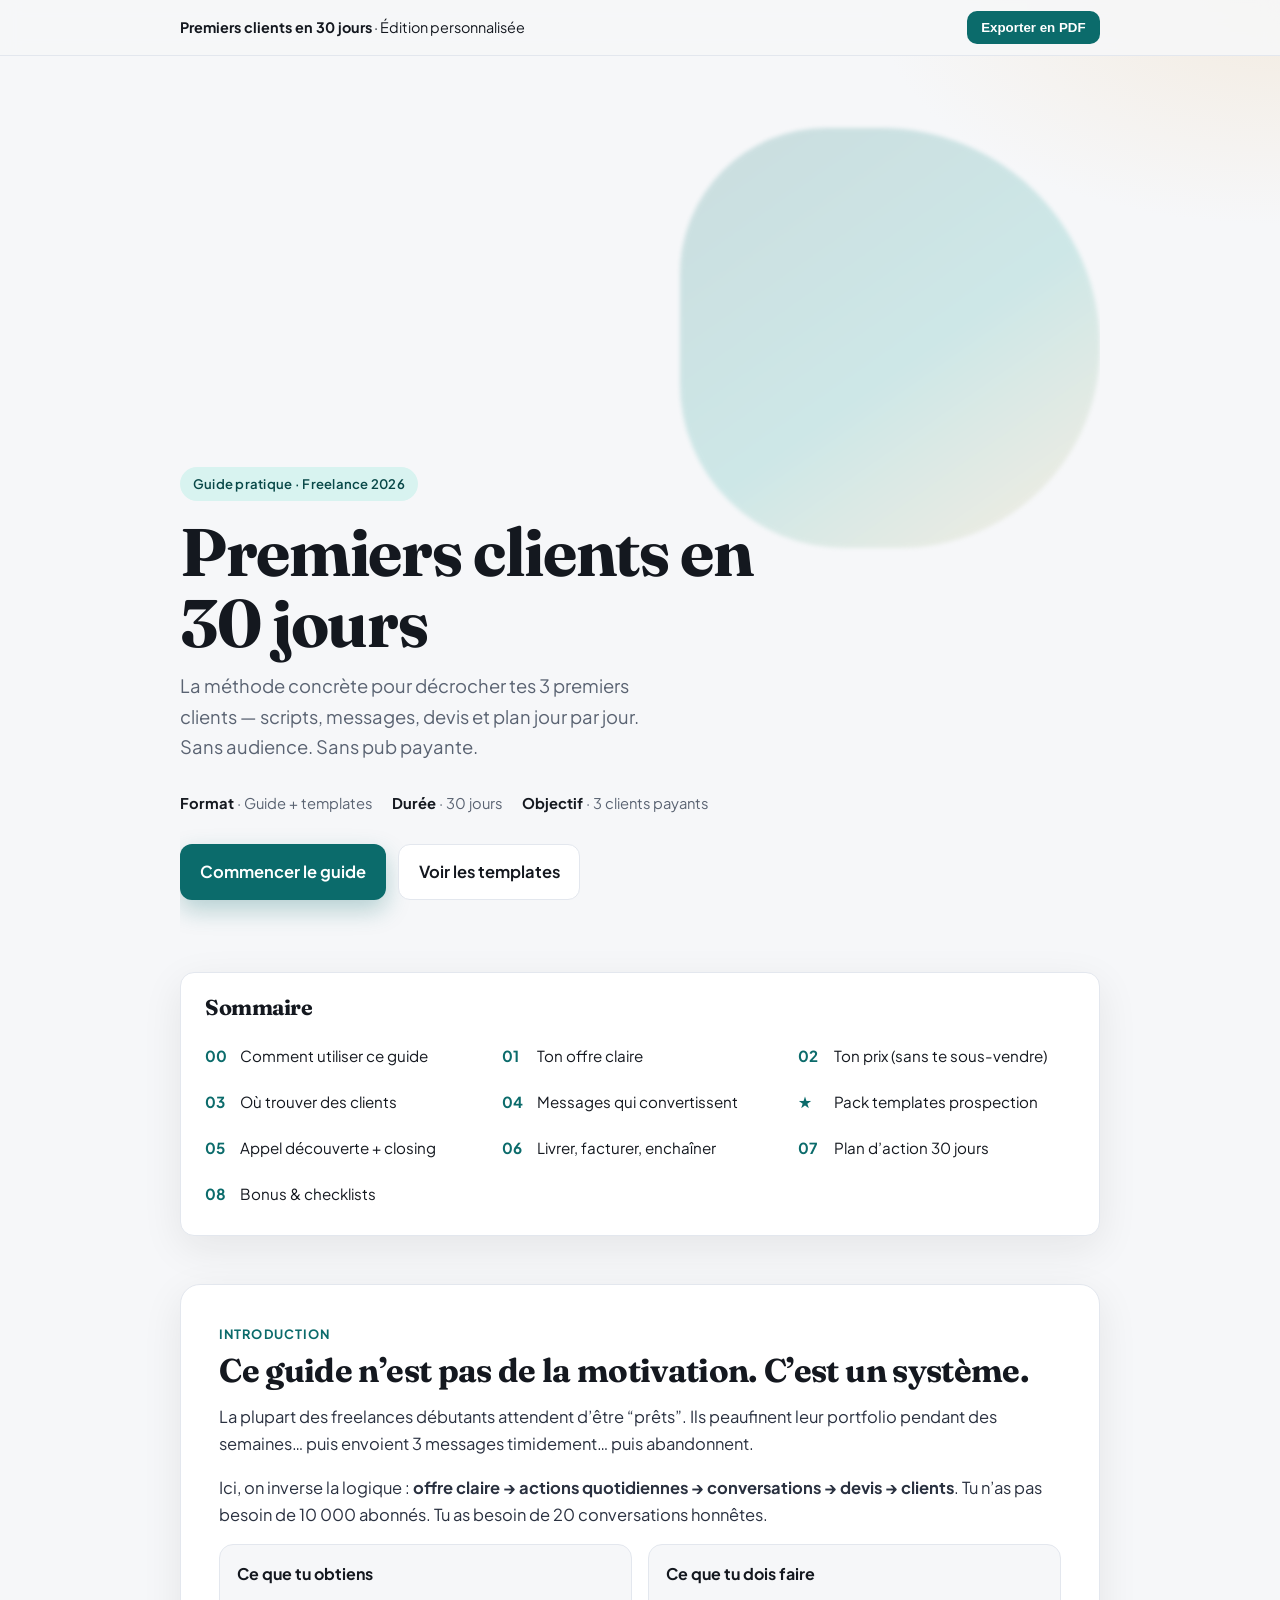
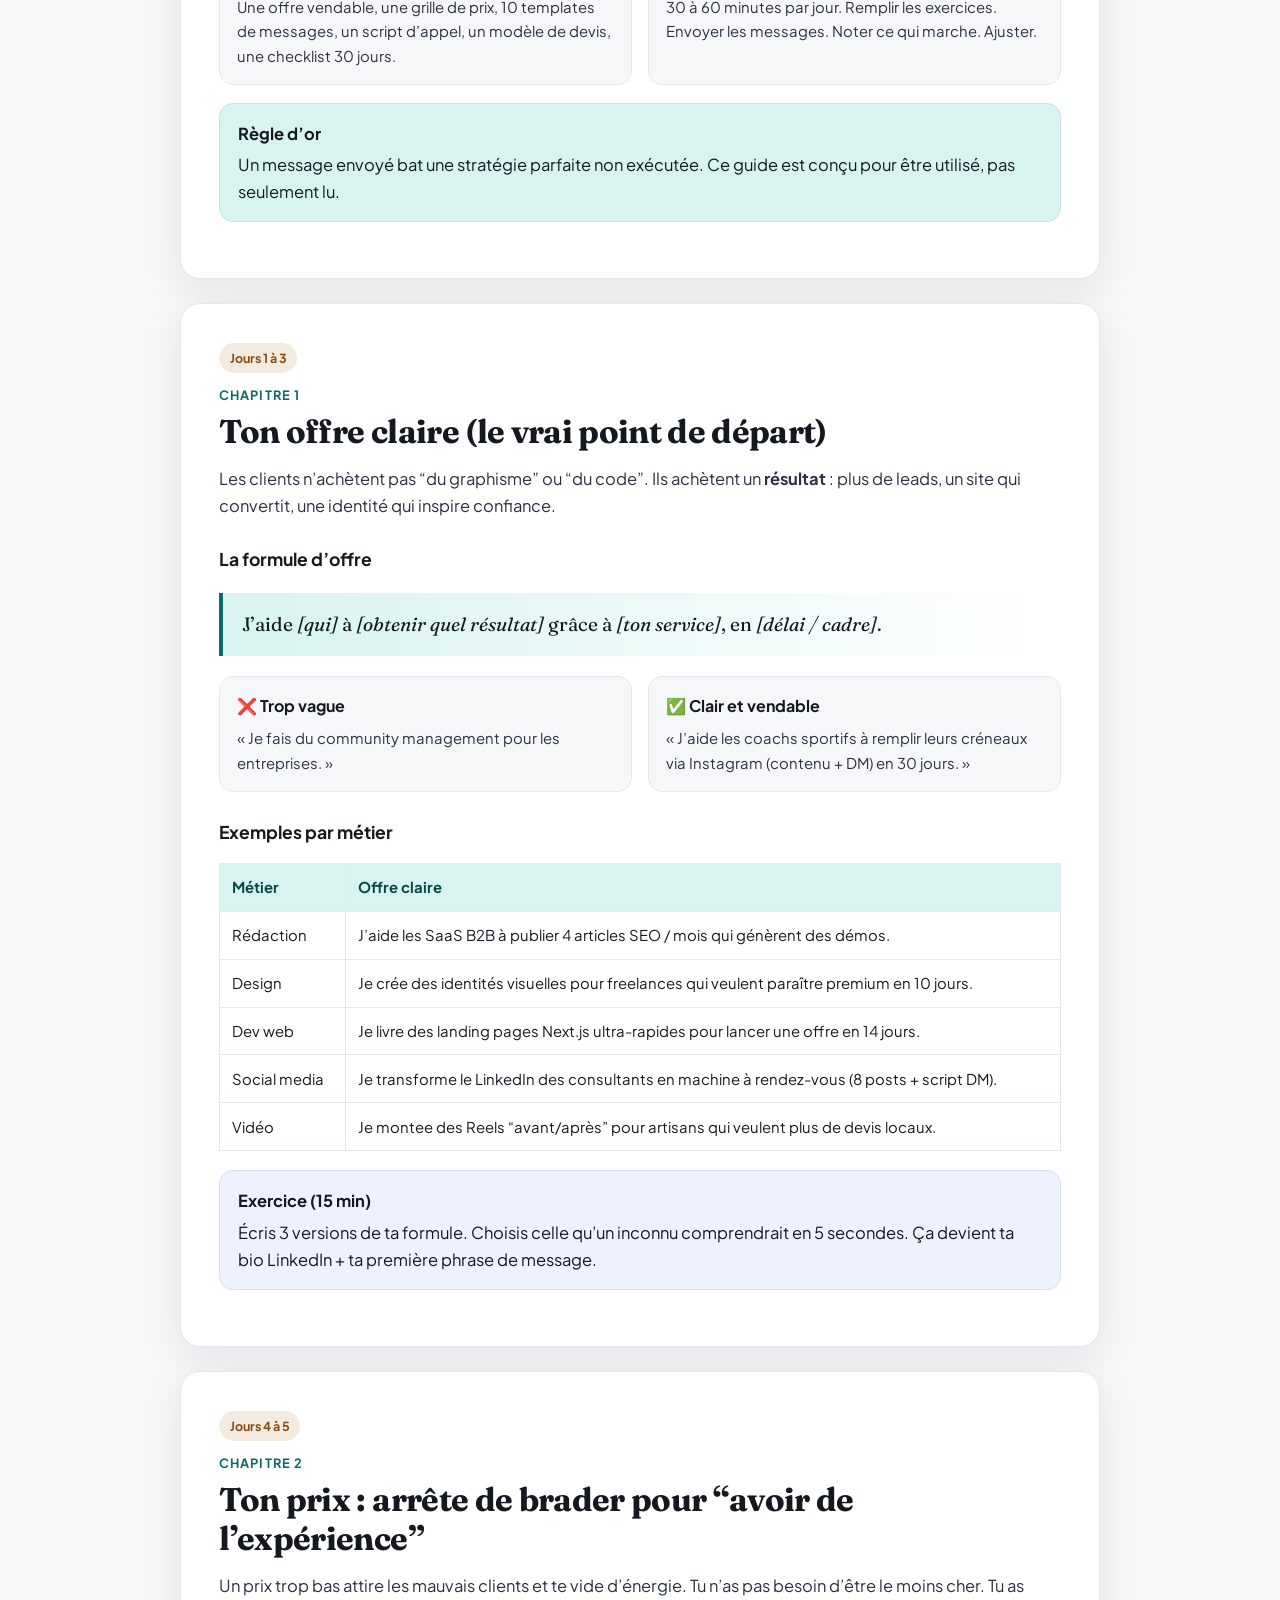
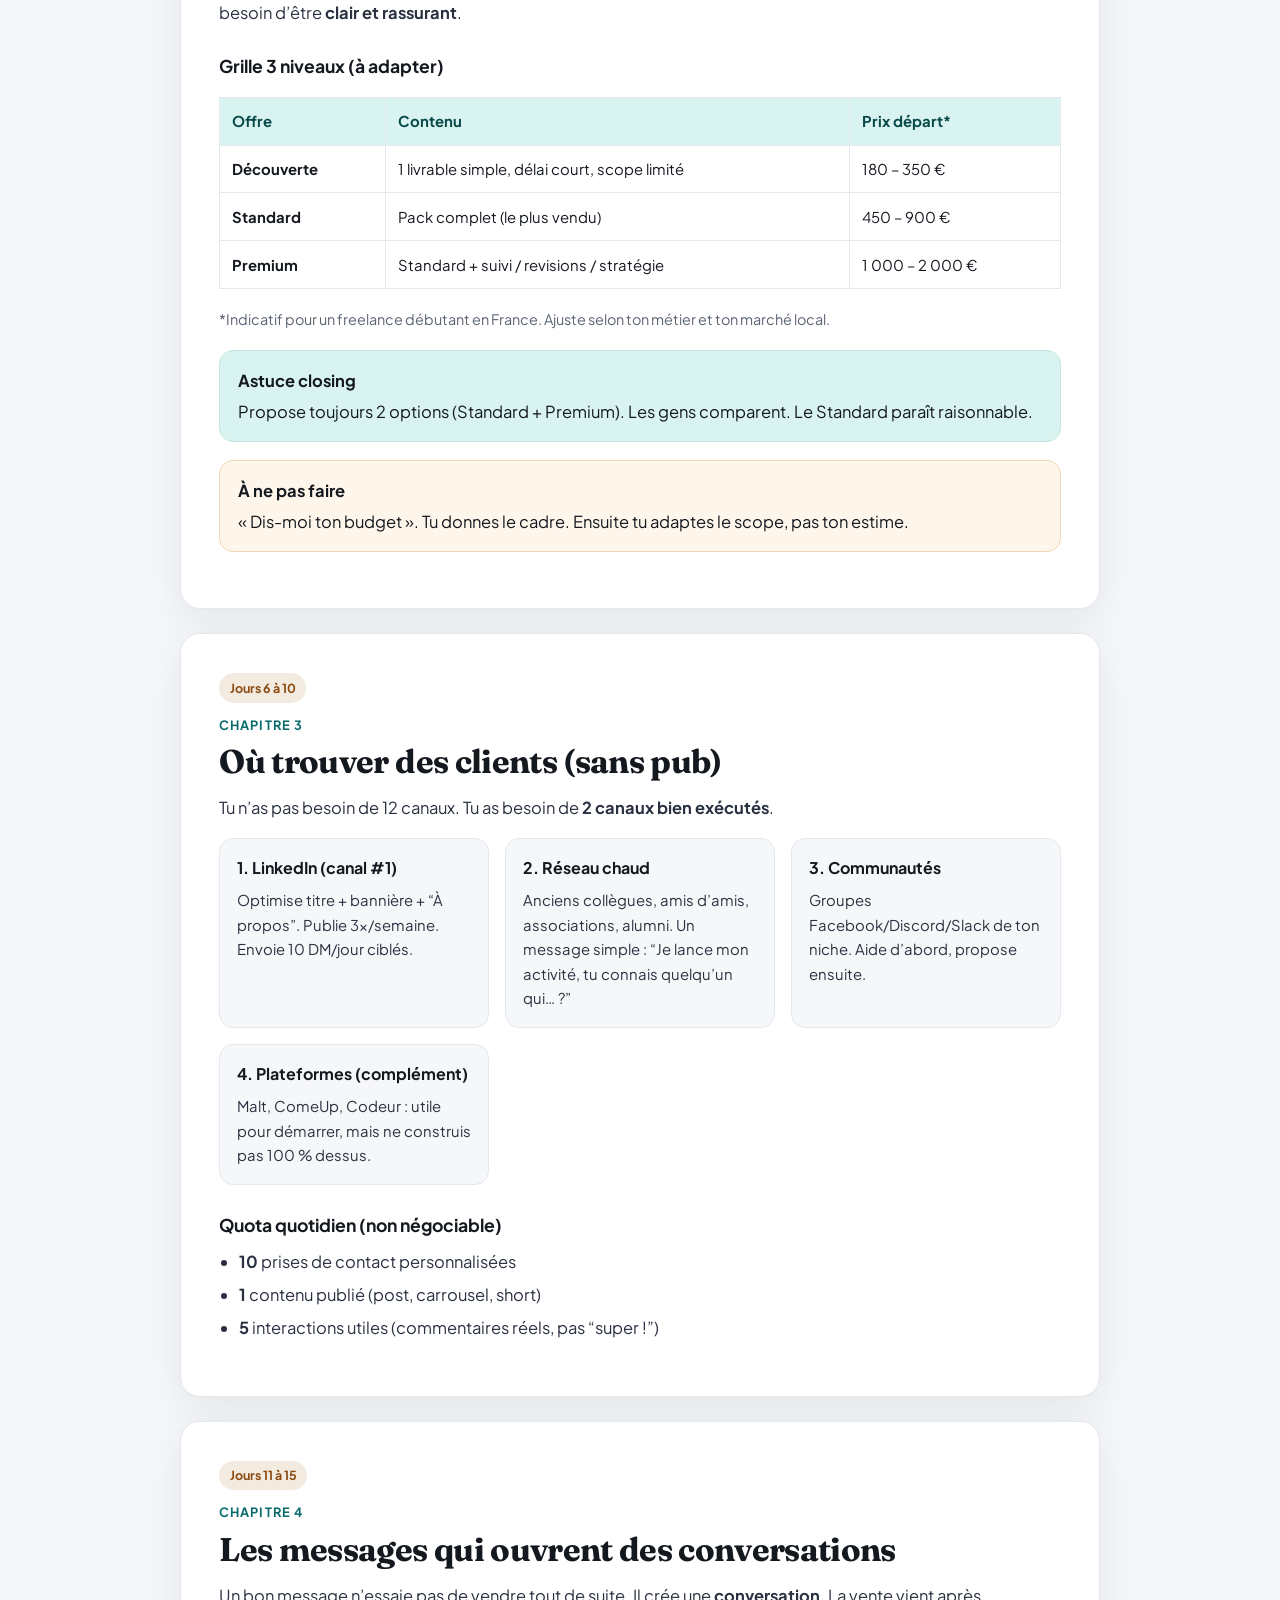
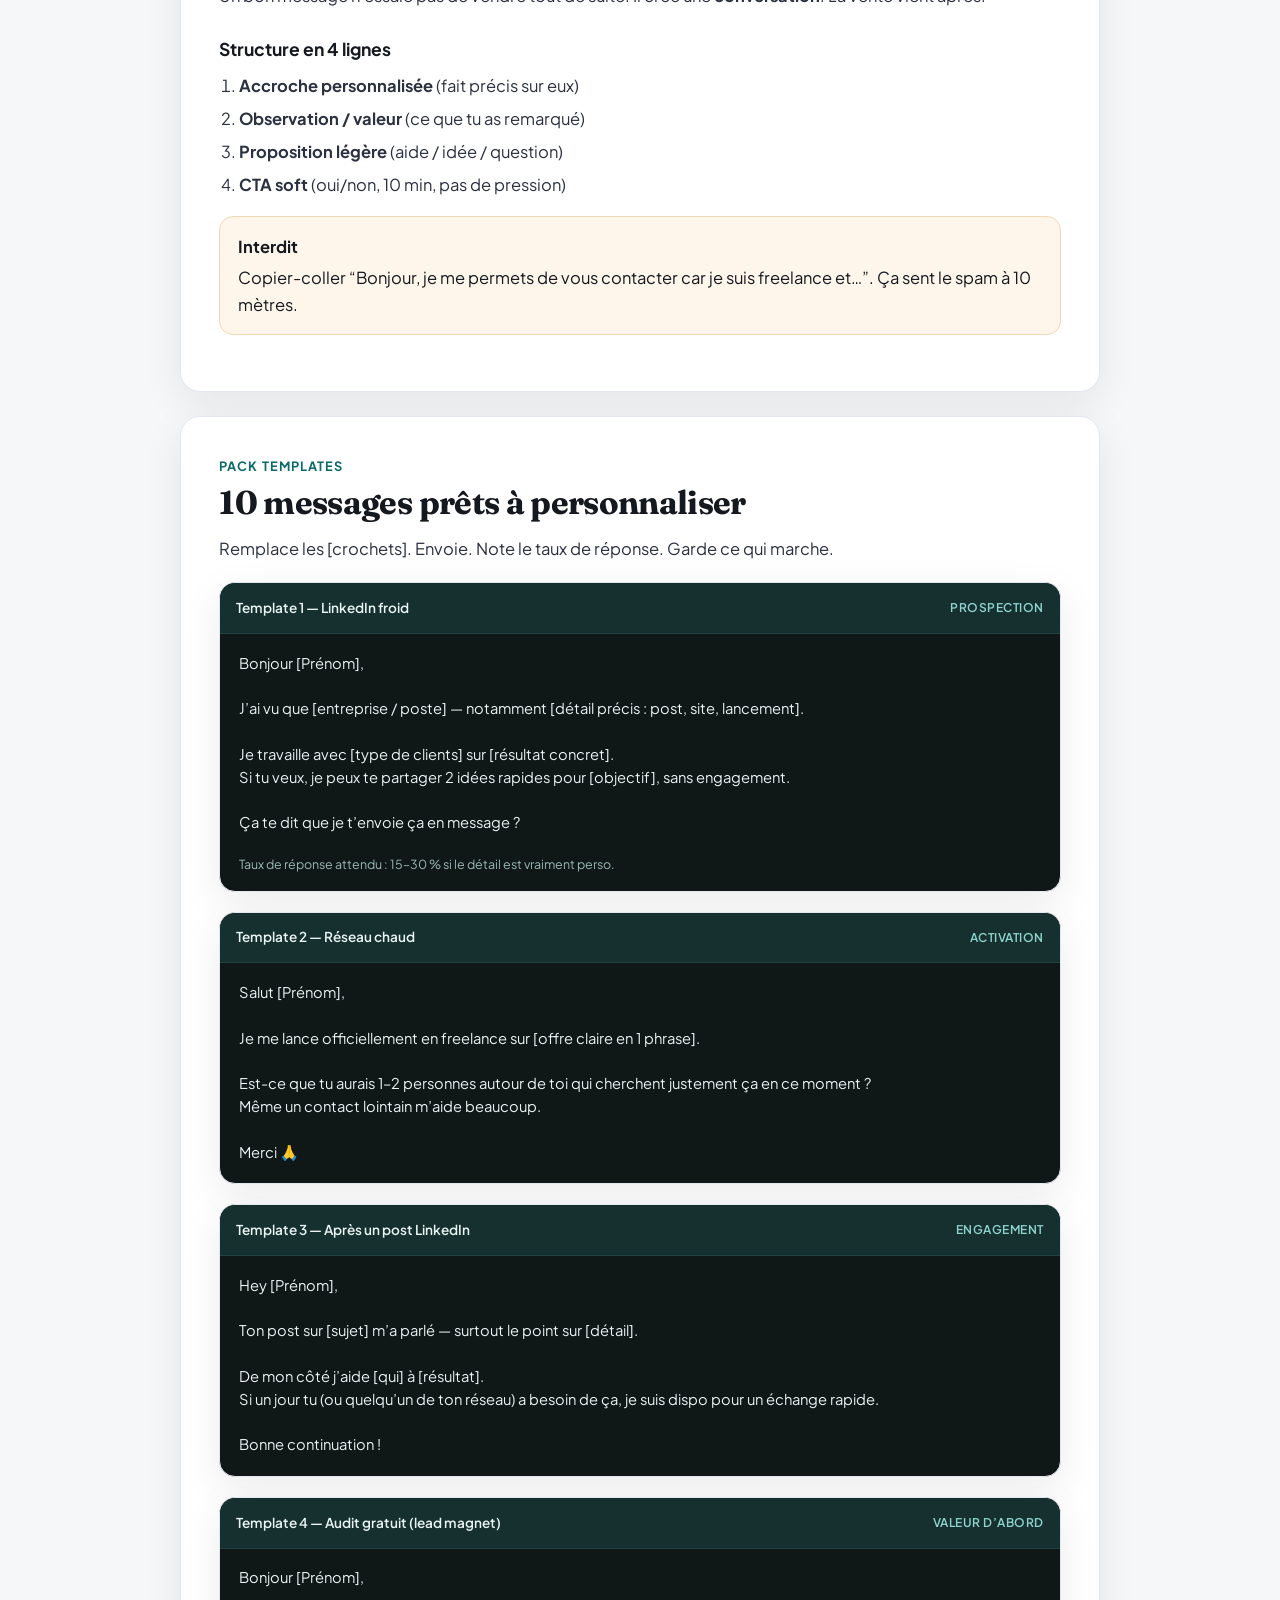
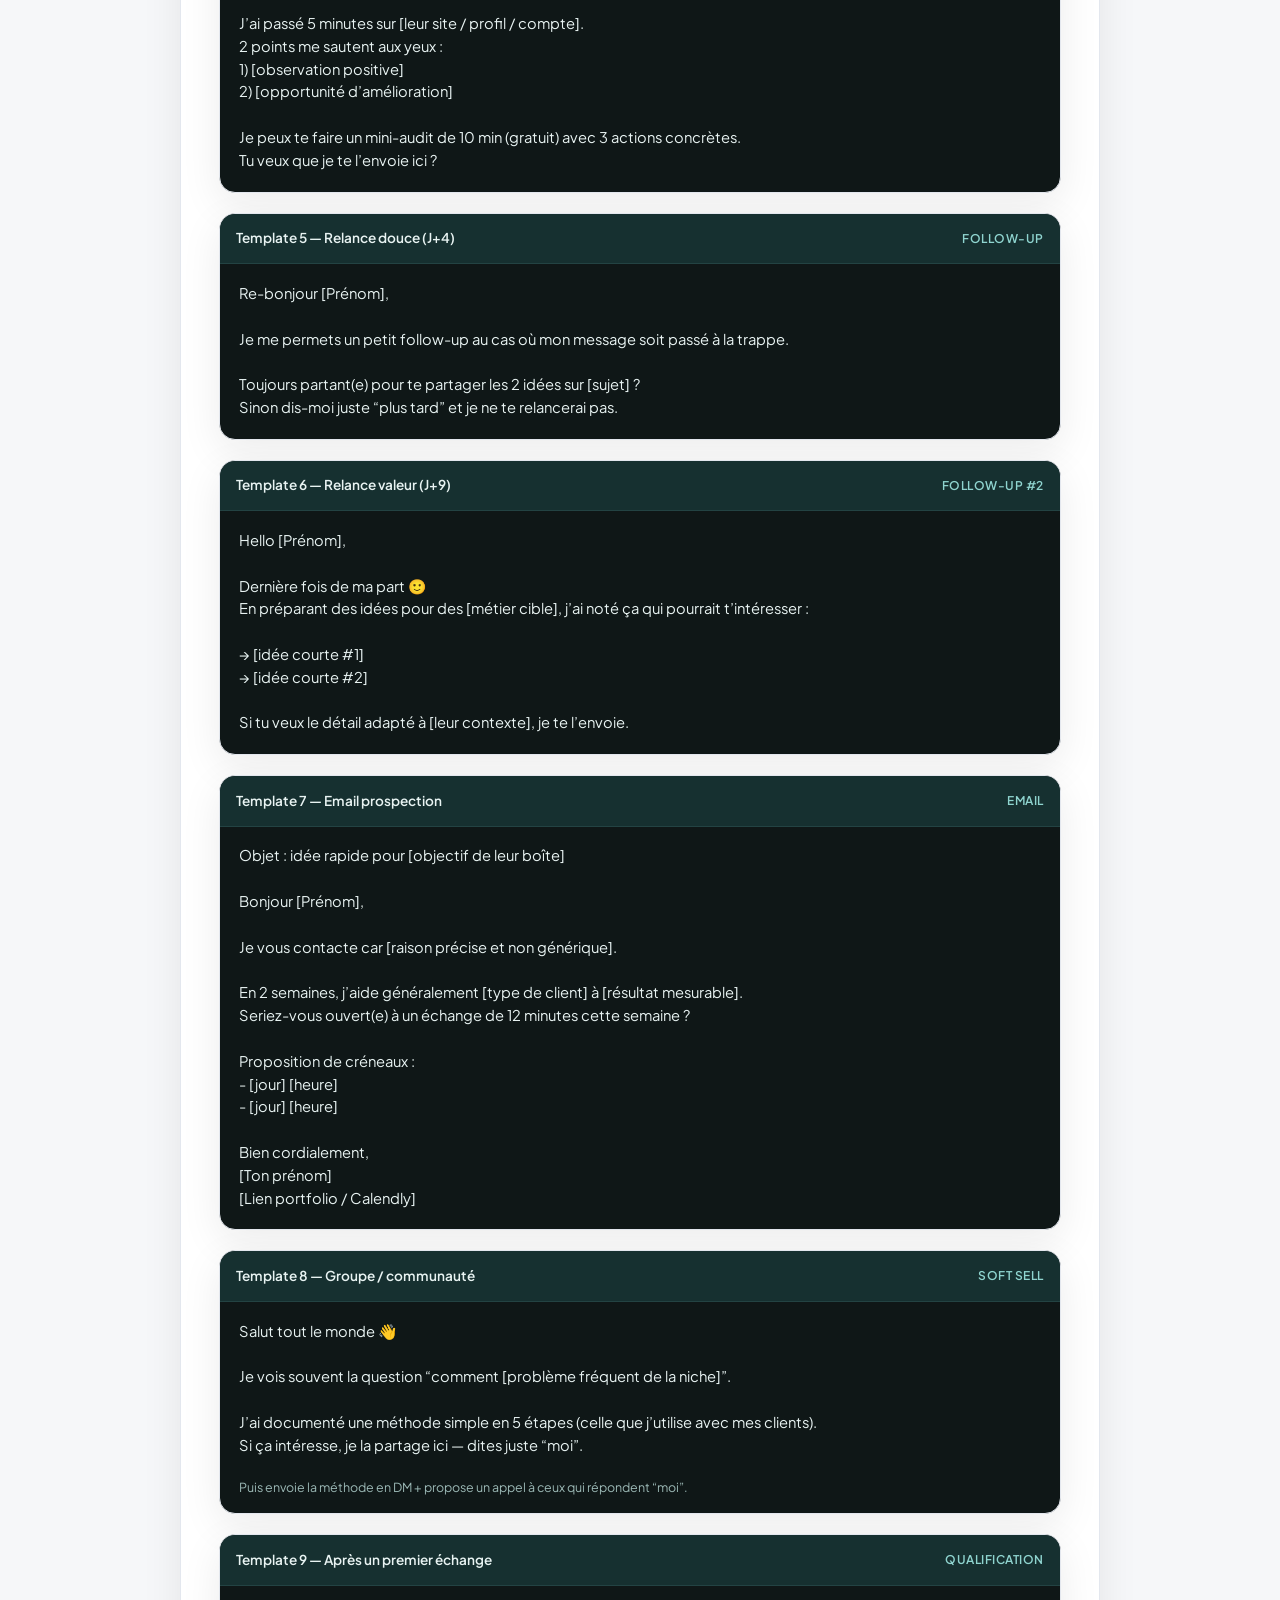
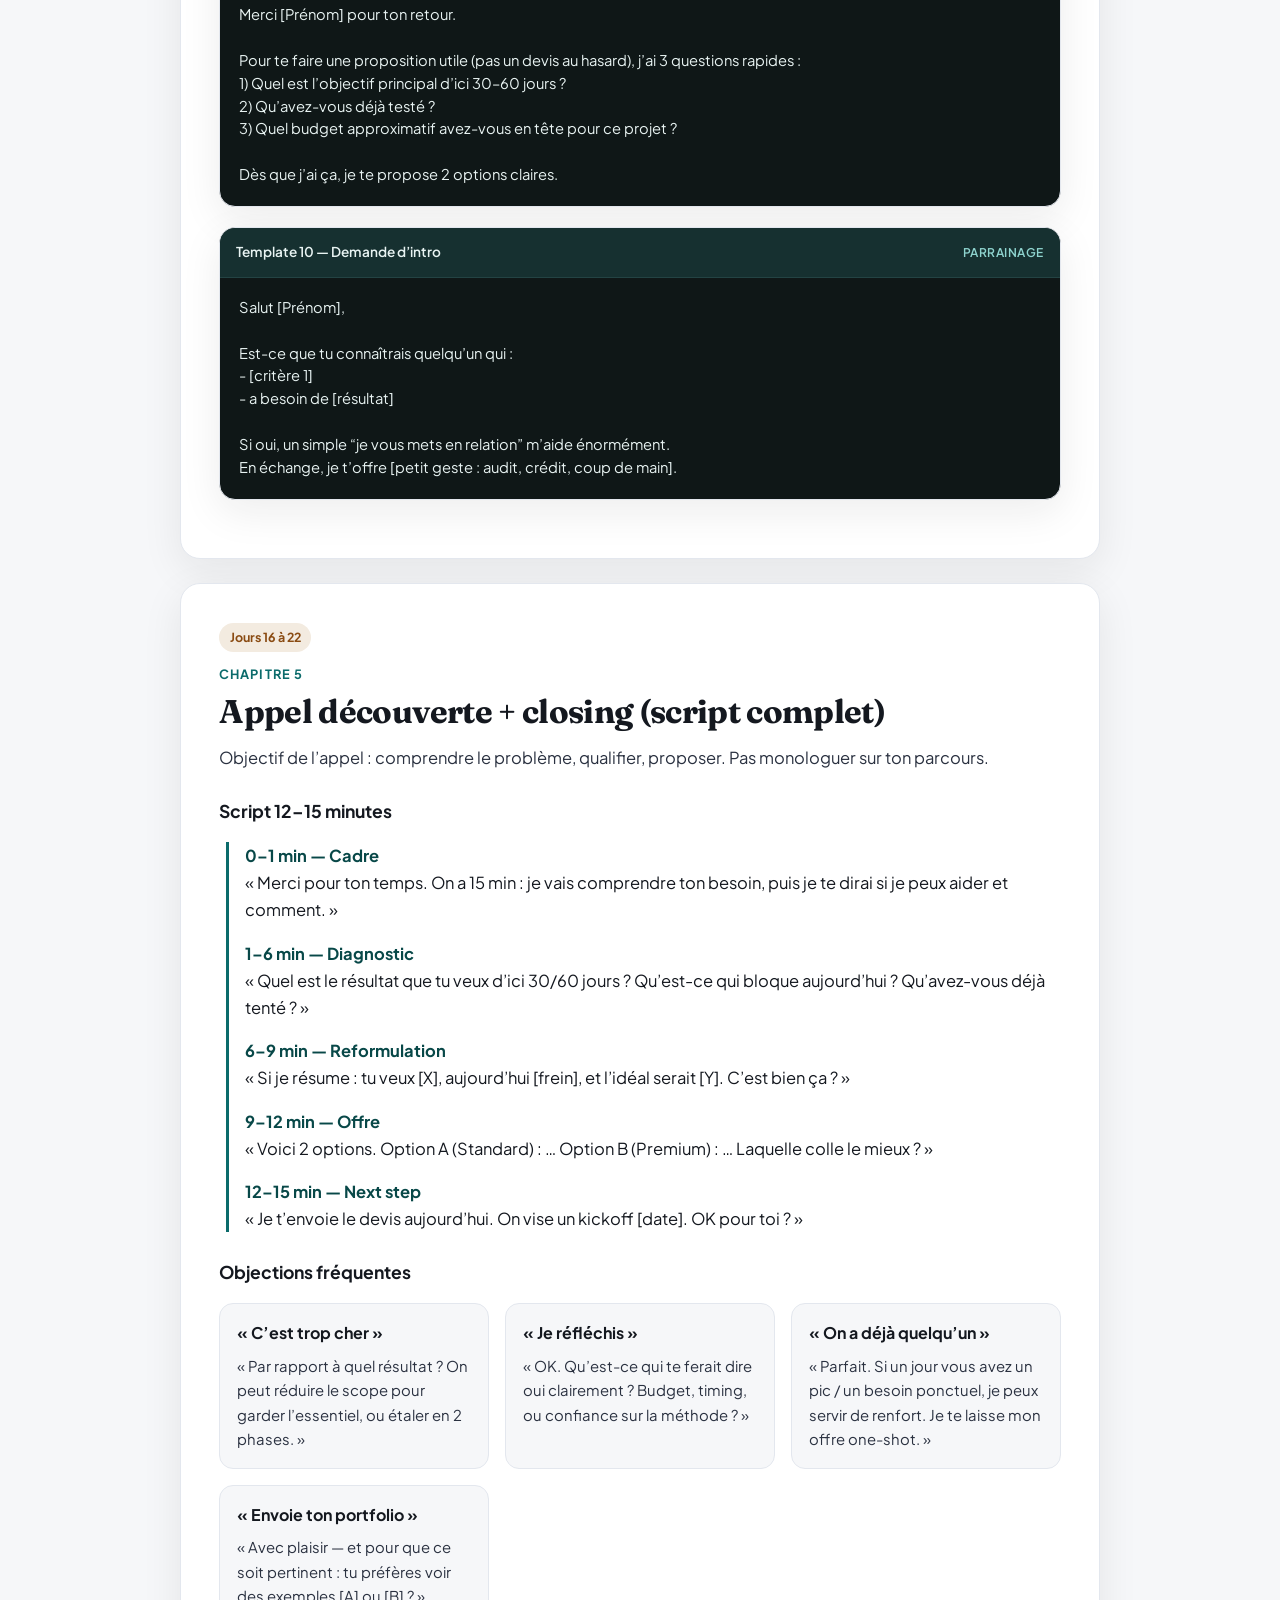
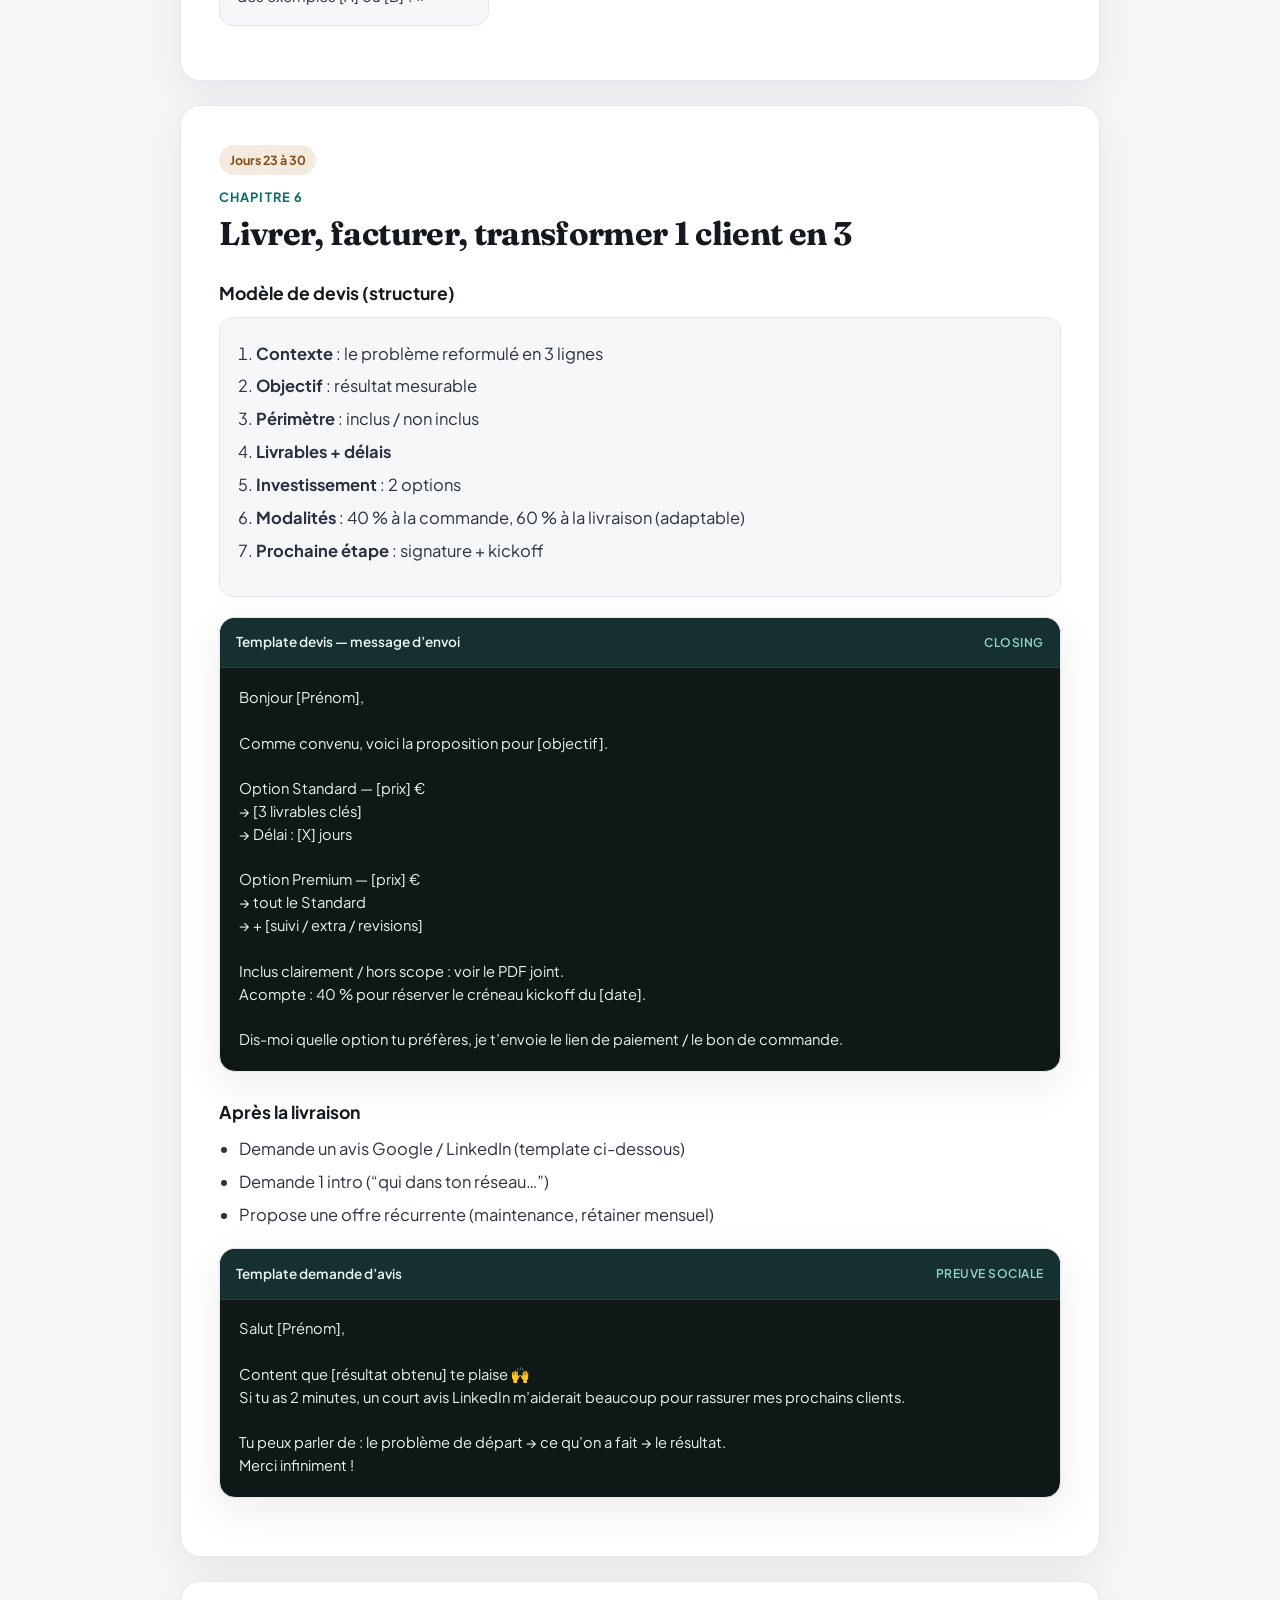
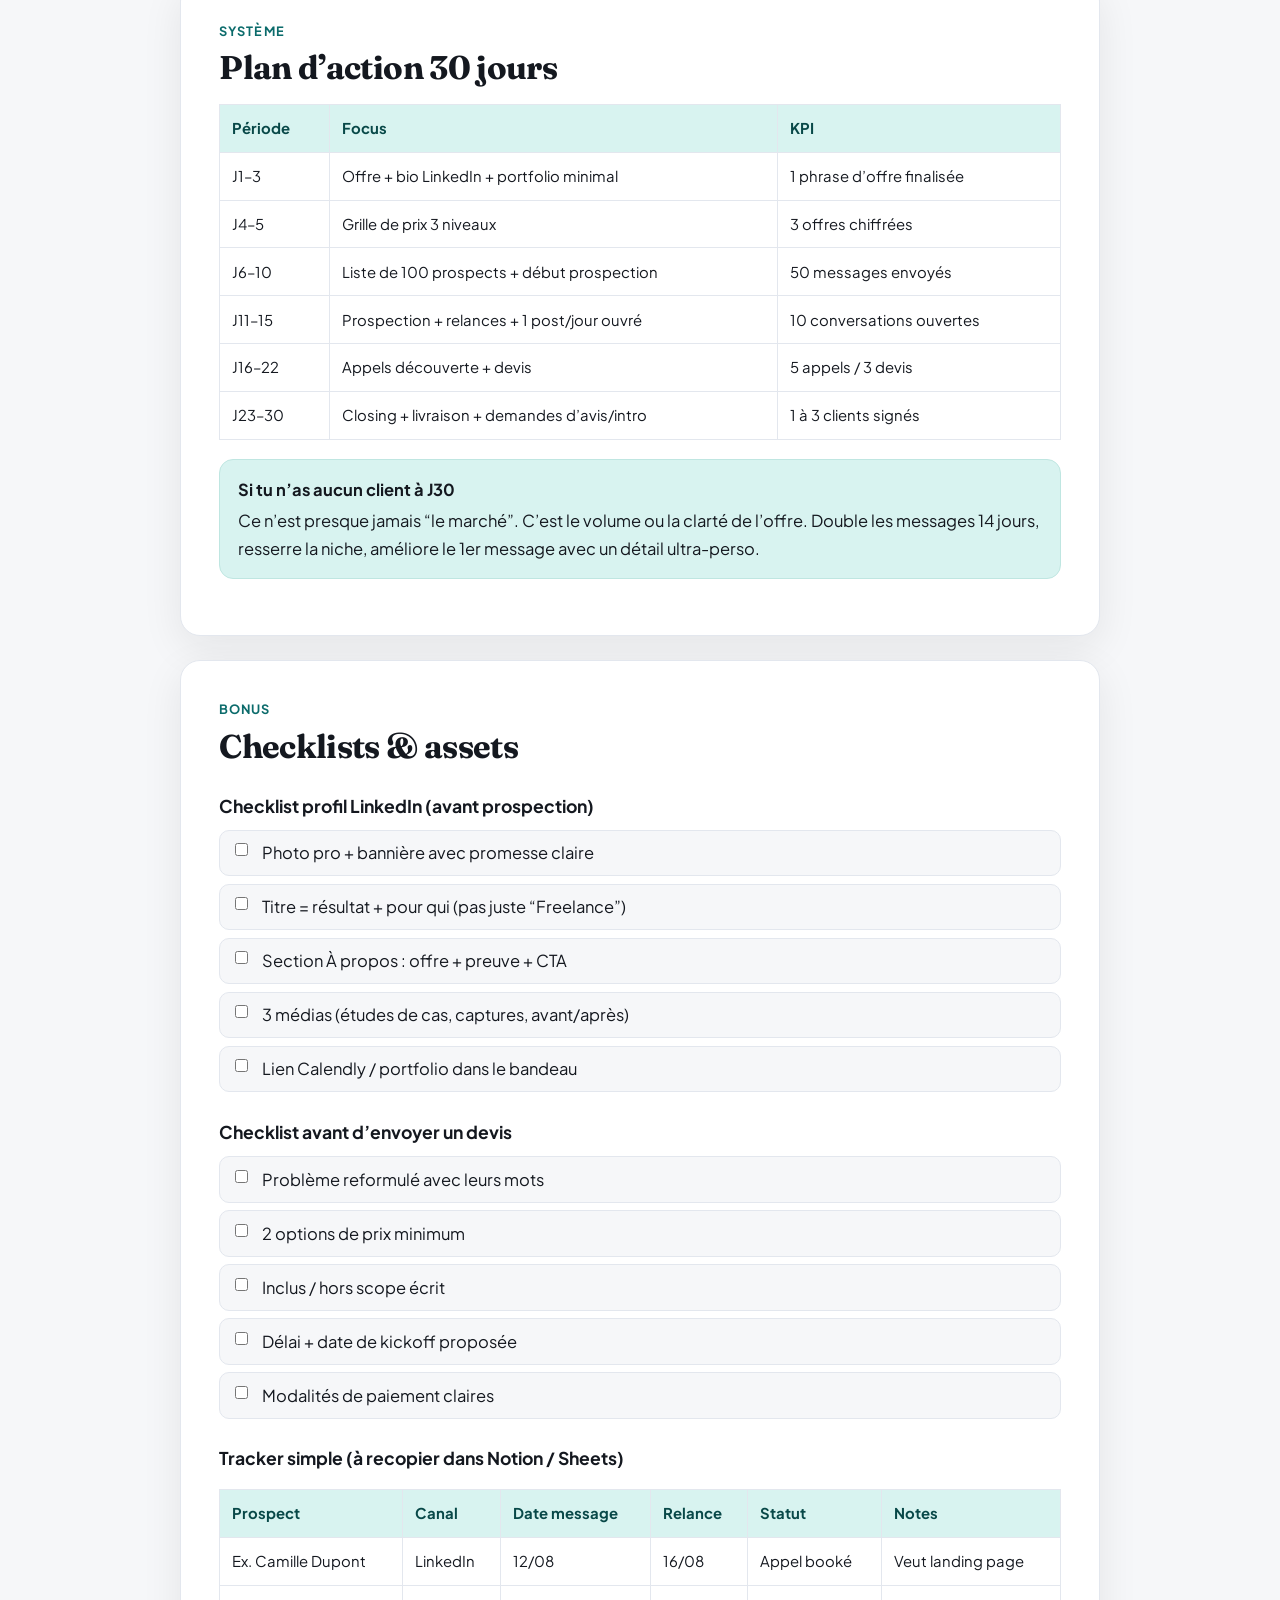
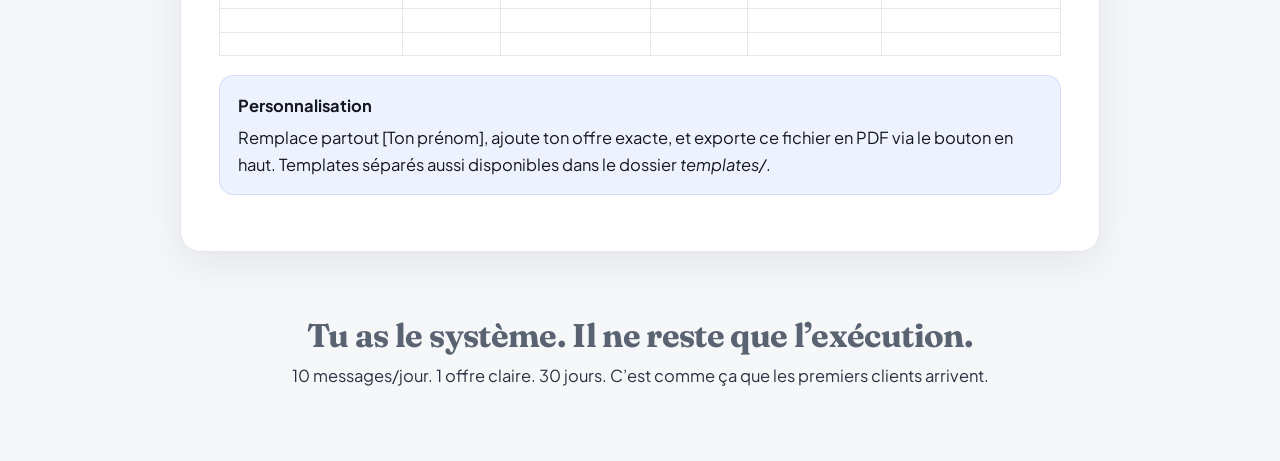
<file: ebook-premiers-clients/index.html>
<!DOCTYPE html>
<html lang="fr">
<head>
  <meta charset="UTF-8" />
  <meta name="viewport" content="width=device-width, initial-scale=1" />
  <title>Premiers clients en 30 jours — Guide freelance</title>
  <link rel="preconnect" href="https://fonts.googleapis.com" />
  <link rel="preconnect" href="https://fonts.gstatic.com" crossorigin />
  <link href="https://fonts.googleapis.com/css2?family=Fraunces:opsz,wght@9..144,500;9..144,700&family=Plus+Jakarta+Sans:wght@400;500;600;700&display=swap" rel="stylesheet" />
  <style>
    :root {
      --ink: #14181f;
      --muted: #5a6372;
      --paper: #f6f7f9;
      --card: #ffffff;
      --line: #e3e7ee;
      --teal: #0b6b6b;
      --teal-deep: #084848;
      --mint: #d8f3f0;
      --sand: #f3ebe0;
      --warn: #8a4b12;
      --radius: 14px;
      --shadow: 0 12px 40px rgba(20, 24, 31, 0.08);
    }

    * { box-sizing: border-box; }
    html { scroll-behavior: smooth; }
    body {
      margin: 0;
      color: var(--ink);
      background:
        radial-gradient(1200px 600px at 10% -10%, #d9f2ef 0%, transparent 55%),
        radial-gradient(900px 500px at 100% 0%, #f3ebe0 0%, transparent 45%),
        var(--paper);
      font-family: "Plus Jakarta Sans", system-ui, sans-serif;
      line-height: 1.65;
      font-size: 16.5px;
    }

    .wrap { width: min(920px, calc(100% - 2rem)); margin: 0 auto; }

    /* —— Cover —— */
    .cover {
      min-height: 100vh;
      display: grid;
      align-items: end;
      padding: 2.5rem 0 3.5rem;
      position: relative;
      overflow: hidden;
    }
    .cover::before {
      content: "";
      position: absolute;
      inset: 8% 0 auto auto;
      width: min(420px, 55vw);
      height: min(420px, 55vw);
      border-radius: 40% 60% 55% 45%;
      background: linear-gradient(145deg, var(--teal) 0%, #1aa39a 55%, #f0c27b 100%);
      opacity: 0.18;
      filter: blur(2px);
      animation: float 9s ease-in-out infinite;
    }
    @keyframes float {
      0%, 100% { transform: translateY(0) rotate(0deg); }
      50% { transform: translateY(18px) rotate(4deg); }
    }
    .badge {
      display: inline-flex;
      align-items: center;
      gap: .45rem;
      padding: .4rem .8rem;
      border-radius: 999px;
      background: var(--mint);
      color: var(--teal-deep);
      font-size: .82rem;
      font-weight: 600;
      letter-spacing: .02em;
    }
    .cover h1 {
      font-family: Fraunces, Georgia, serif;
      font-size: clamp(2.4rem, 6vw, 4.2rem);
      line-height: 1.05;
      margin: 1rem 0 .8rem;
      max-width: 14ch;
      letter-spacing: -0.02em;
    }
    .cover .lead {
      font-size: 1.15rem;
      color: var(--muted);
      max-width: 38ch;
      margin: 0 0 1.8rem;
    }
    .cover-meta {
      display: flex;
      flex-wrap: wrap;
      gap: .75rem 1.25rem;
      color: var(--muted);
      font-size: .92rem;
    }
    .cover-meta strong { color: var(--ink); }
    .cta-row { display: flex; flex-wrap: wrap; gap: .75rem; margin-top: 1.75rem; }
    .btn {
      display: inline-flex;
      align-items: center;
      justify-content: center;
      gap: .4rem;
      padding: .85rem 1.2rem;
      border-radius: 12px;
      text-decoration: none;
      font-weight: 650;
      border: 1px solid transparent;
      transition: transform .2s ease, background .2s ease, box-shadow .2s ease;
    }
    .btn:hover { transform: translateY(-1px); }
    .btn-primary {
      background: var(--teal);
      color: #fff;
      box-shadow: 0 10px 24px rgba(11, 107, 107, 0.28);
    }
    .btn-primary:hover { background: var(--teal-deep); }
    .btn-ghost {
      background: var(--card);
      color: var(--ink);
      border-color: var(--line);
    }

    /* —— Layout —— */
    nav.toc {
      margin: 1rem 0 3rem;
      background: var(--card);
      border: 1px solid var(--line);
      border-radius: var(--radius);
      padding: 1.4rem 1.5rem;
      box-shadow: var(--shadow);
    }
    nav.toc h2 {
      font-family: Fraunces, Georgia, serif;
      margin: 0 0 1rem;
      font-size: 1.35rem;
    }
    .toc-grid {
      display: grid;
      grid-template-columns: repeat(auto-fit, minmax(240px, 1fr));
      gap: .55rem 1.25rem;
    }
    .toc a {
      color: var(--ink);
      text-decoration: none;
      font-size: .95rem;
      display: flex;
      gap: .6rem;
      padding: .35rem 0;
      border-bottom: 1px dashed transparent;
    }
    .toc a:hover { color: var(--teal); border-bottom-color: #b7d9d6; }
    .toc .n {
      color: var(--teal);
      font-weight: 700;
      min-width: 1.6rem;
    }

    section.chapter {
      background: var(--card);
      border: 1px solid var(--line);
      border-radius: 20px;
      padding: clamp(1.4rem, 3vw, 2.4rem);
      margin: 0 0 1.5rem;
      box-shadow: var(--shadow);
    }
    .chapter-kicker {
      color: var(--teal);
      font-weight: 700;
      font-size: .8rem;
      letter-spacing: .08em;
      text-transform: uppercase;
      margin: 0 0 .4rem;
    }
    h2 {
      font-family: Fraunces, Georgia, serif;
      font-size: clamp(1.55rem, 3vw, 2.05rem);
      line-height: 1.2;
      margin: 0 0 .8rem;
      letter-spacing: -0.02em;
    }
    h3 {
      font-size: 1.1rem;
      margin: 1.6rem 0 .55rem;
    }
    p { margin: 0 0 1rem; color: #2a3140; }
    ul, ol { margin: 0 0 1rem; padding-left: 1.2rem; color: #2a3140; }
    li { margin: .35rem 0; }

    .day-chip {
      display: inline-block;
      background: var(--sand);
      color: var(--warn);
      font-weight: 700;
      font-size: .78rem;
      padding: .28rem .65rem;
      border-radius: 999px;
      margin-bottom: .75rem;
    }

    .callout {
      border-radius: 14px;
      padding: 1rem 1.1rem;
      margin: 1.1rem 0;
      border: 1px solid var(--line);
    }
    .callout.tip { background: var(--mint); border-color: #bfe6e1; }
    .callout.warn { background: #fff6eb; border-color: #f0d7b8; }
    .callout.action { background: #eef2ff; border-color: #d5dcf8; }
    .callout strong { display: block; margin-bottom: .25rem; }

    .formula {
      font-family: Fraunces, Georgia, serif;
      font-size: 1.2rem;
      background: linear-gradient(90deg, var(--mint), #fff);
      border-left: 4px solid var(--teal);
      padding: 1rem 1.15rem;
      border-radius: 0 12px 12px 0;
      margin: 1.2rem 0;
    }

    .grid-2 {
      display: grid;
      grid-template-columns: repeat(auto-fit, minmax(240px, 1fr));
      gap: 1rem;
      margin: 1rem 0;
    }
    .card {
      background: var(--paper);
      border: 1px solid var(--line);
      border-radius: 14px;
      padding: 1rem 1.05rem;
    }
    .card h4 {
      margin: 0 0 .45rem;
      font-size: 1rem;
    }
    .card p { margin: 0; font-size: .93rem; }

    .template {
      margin: 1.25rem 0;
      border: 1px solid var(--line);
      border-radius: 16px;
      overflow: hidden;
      background: #0f1717;
      color: #e8f3f2;
      box-shadow: var(--shadow);
    }
    .template-head {
      display: flex;
      justify-content: space-between;
      align-items: center;
      gap: 1rem;
      padding: .85rem 1rem;
      background: #163030;
      border-bottom: 1px solid #234343;
      font-size: .85rem;
      font-weight: 600;
    }
    .template-head span {
      color: #8fd4cf;
      font-size: .75rem;
      letter-spacing: .04em;
      text-transform: uppercase;
    }
    .template pre {
      margin: 0;
      padding: 1.1rem 1.15rem 1.25rem;
      white-space: pre-wrap;
      font-family: "Plus Jakarta Sans", ui-monospace, monospace;
      font-size: .92rem;
      line-height: 1.55;
    }
    .copy-hint { color: #9bb8b5; font-size: .78rem; padding: 0 1.15rem 1rem; }

    table {
      width: 100%;
      border-collapse: collapse;
      margin: 1rem 0 1.2rem;
      font-size: .93rem;
    }
    th, td {
      border: 1px solid var(--line);
      padding: .7rem .75rem;
      text-align: left;
      vertical-align: top;
    }
    th { background: var(--mint); color: var(--teal-deep); }

    .checklist label {
      display: flex;
      gap: .7rem;
      align-items: flex-start;
      padding: .55rem .65rem;
      border: 1px solid var(--line);
      border-radius: 10px;
      margin: .45rem 0;
      background: var(--paper);
      cursor: pointer;
    }
    .checklist input { margin-top: .25rem; accent-color: var(--teal); }

    .timeline {
      border-left: 3px solid var(--teal);
      margin: 1rem 0 0 0.4rem;
      padding-left: 1rem;
    }
    .timeline .step { margin: 0 0 1rem; }
    .timeline .step strong { color: var(--teal-deep); }

    footer.book-end {
      text-align: center;
      padding: 2.5rem 0 3.5rem;
      color: var(--muted);
    }
    footer.book-end h2 {
      margin-bottom: .4rem;
    }

    .print-bar {
      position: sticky;
      top: 0;
      z-index: 20;
      backdrop-filter: blur(10px);
      background: rgba(246, 247, 249, 0.86);
      border-bottom: 1px solid var(--line);
    }
    .print-bar .inner {
      width: min(920px, calc(100% - 2rem));
      margin: 0 auto;
      display: flex;
      justify-content: space-between;
      align-items: center;
      gap: 1rem;
      padding: .7rem 0;
      font-size: .9rem;
    }
    .print-bar button {
      border: 0;
      background: var(--teal);
      color: #fff;
      font-weight: 650;
      padding: .55rem .9rem;
      border-radius: 10px;
      cursor: pointer;
    }

    @media print {
      .print-bar, .cta-row, .btn { display: none !important; }
      body { background: #fff; font-size: 12pt; }
      .cover { min-height: auto; page-break-after: always; }
      section.chapter {
        box-shadow: none;
        break-inside: avoid;
        page-break-inside: avoid;
      }
      .template { break-inside: avoid; }
    }
  </style>
</head>
<body>
  <div class="print-bar">
    <div class="inner">
      <div><strong>Premiers clients en 30 jours</strong> · Édition personnalisée</div>
      <button type="button" onclick="window.print()">Exporter en PDF</button>
    </div>
  </div>

  <header class="cover wrap">
    <div>
      <div class="badge">Guide pratique · Freelance 2026</div>
      <h1>Premiers clients en 30 jours</h1>
      <p class="lead">
        La méthode concrète pour décrocher tes 3 premiers clients —
        scripts, messages, devis et plan jour par jour. Sans audience. Sans pub payante.
      </p>
      <div class="cover-meta">
        <div><strong>Format</strong> · Guide + templates</div>
        <div><strong>Durée</strong> · 30 jours</div>
        <div><strong>Objectif</strong> · 3 clients payants</div>
      </div>
      <div class="cta-row">
        <a class="btn btn-primary" href="#toc">Commencer le guide</a>
        <a class="btn btn-ghost" href="#templates">Voir les templates</a>
      </div>
    </div>
  </header>

  <main class="wrap">
    <nav class="toc" id="toc">
      <h2>Sommaire</h2>
      <div class="toc-grid">
        <a href="#intro"><span class="n">00</span> Comment utiliser ce guide</a>
        <a href="#ch1"><span class="n">01</span> Ton offre claire</a>
        <a href="#ch2"><span class="n">02</span> Ton prix (sans te sous-vendre)</a>
        <a href="#ch3"><span class="n">03</span> Où trouver des clients</a>
        <a href="#ch4"><span class="n">04</span> Messages qui convertissent</a>
        <a href="#templates"><span class="n">★</span> Pack templates prospection</a>
        <a href="#ch5"><span class="n">05</span> Appel découverte + closing</a>
        <a href="#ch6"><span class="n">06</span> Livrer, facturer, enchaîner</a>
        <a href="#plan30"><span class="n">07</span> Plan d’action 30 jours</a>
        <a href="#bonus"><span class="n">08</span> Bonus & checklists</a>
      </div>
    </nav>

    <!-- INTRO -->
    <section class="chapter" id="intro">
      <p class="chapter-kicker">Introduction</p>
      <h2>Ce guide n’est pas de la motivation. C’est un système.</h2>
      <p>
        La plupart des freelances débutants attendent d’être “prêts”.
        Ils peaufinent leur portfolio pendant des semaines… puis envoient 3 messages timidement… puis abandonnent.
      </p>
      <p>
        Ici, on inverse la logique : <strong>offre claire → actions quotidiennes → conversations → devis → clients</strong>.
        Tu n’as pas besoin de 10 000 abonnés. Tu as besoin de 20 conversations honnêtes.
      </p>
      <div class="grid-2">
        <div class="card">
          <h4>Ce que tu obtiens</h4>
          <p>Une offre vendable, une grille de prix, 10 templates de messages, un script d’appel, un modèle de devis, une checklist 30 jours.</p>
        </div>
        <div class="card">
          <h4>Ce que tu dois faire</h4>
          <p>30 à 60 minutes par jour. Remplir les exercices. Envoyer les messages. Noter ce qui marche. Ajuster.</p>
        </div>
      </div>
      <div class="callout tip">
        <strong>Règle d’or</strong>
        Un message envoyé bat une stratégie parfaite non exécutée. Ce guide est conçu pour être utilisé, pas seulement lu.
      </div>
    </section>

    <!-- CH1 -->
    <section class="chapter" id="ch1">
      <div class="day-chip">Jours 1 à 3</div>
      <p class="chapter-kicker">Chapitre 1</p>
      <h2>Ton offre claire (le vrai point de départ)</h2>
      <p>
        Les clients n’achètent pas “du graphisme” ou “du code”.
        Ils achètent un <strong>résultat</strong> : plus de leads, un site qui convertit, une identité qui inspire confiance.
      </p>

      <h3>La formule d’offre</h3>
      <div class="formula">
        J’aide <em>[qui]</em> à <em>[obtenir quel résultat]</em>
        grâce à <em>[ton service]</em>, en <em>[délai / cadre]</em>.
      </div>

      <div class="grid-2">
        <div class="card">
          <h4>❌ Trop vague</h4>
          <p>« Je fais du community management pour les entreprises. »</p>
        </div>
        <div class="card">
          <h4>✅ Clair et vendable</h4>
          <p>« J’aide les coachs sportifs à remplir leurs créneaux via Instagram (contenu + DM) en 30 jours. »</p>
        </div>
      </div>

      <h3>Exemples par métier</h3>
      <table>
        <thead>
          <tr>
            <th>Métier</th>
            <th>Offre claire</th>
          </tr>
        </thead>
        <tbody>
          <tr>
            <td>Rédaction</td>
            <td>J’aide les SaaS B2B à publier 4 articles SEO / mois qui génèrent des démos.</td>
          </tr>
          <tr>
            <td>Design</td>
            <td>Je crée des identités visuelles pour freelances qui veulent paraître premium en 10 jours.</td>
          </tr>
          <tr>
            <td>Dev web</td>
            <td>Je livre des landing pages Next.js ultra-rapides pour lancer une offre en 14 jours.</td>
          </tr>
          <tr>
            <td>Social media</td>
            <td>Je transforme le LinkedIn des consultants en machine à rendez-vous (8 posts + script DM).</td>
          </tr>
          <tr>
            <td>Vidéo</td>
            <td>Je montee des Reels “avant/après” pour artisans qui veulent plus de devis locaux.</td>
          </tr>
        </tbody>
      </table>

      <div class="callout action">
        <strong>Exercice (15 min)</strong>
        Écris 3 versions de ta formule. Choisis celle qu’un inconnu comprendrait en 5 secondes. Ça devient ta bio LinkedIn + ta première phrase de message.
      </div>
    </section>

    <!-- CH2 -->
    <section class="chapter" id="ch2">
      <div class="day-chip">Jours 4 à 5</div>
      <p class="chapter-kicker">Chapitre 2</p>
      <h2>Ton prix : arrête de brader pour “avoir de l’expérience”</h2>
      <p>
        Un prix trop bas attire les mauvais clients et te vide d’énergie.
        Tu n’as pas besoin d’être le moins cher. Tu as besoin d’être <strong>clair et rassurant</strong>.
      </p>

      <h3>Grille 3 niveaux (à adapter)</h3>
      <table>
        <thead>
          <tr>
            <th>Offre</th>
            <th>Contenu</th>
            <th>Prix départ*</th>
          </tr>
        </thead>
        <tbody>
          <tr>
            <td><strong>Découverte</strong></td>
            <td>1 livrable simple, délai court, scope limité</td>
            <td>180 – 350 €</td>
          </tr>
          <tr>
            <td><strong>Standard</strong></td>
            <td>Pack complet (le plus vendu)</td>
            <td>450 – 900 €</td>
          </tr>
          <tr>
            <td><strong>Premium</strong></td>
            <td>Standard + suivi / revisions / stratégie</td>
            <td>1 000 – 2 000 €</td>
          </tr>
        </tbody>
      </table>
      <p style="font-size:.9rem;color:var(--muted)">*Indicatif pour un freelance débutant en France. Ajuste selon ton métier et ton marché local.</p>

      <div class="callout tip">
        <strong>Astuce closing</strong>
        Propose toujours 2 options (Standard + Premium). Les gens comparent. Le Standard paraît raisonnable.
      </div>

      <div class="callout warn">
        <strong>À ne pas faire</strong>
        « Dis-moi ton budget ». Tu donnes le cadre. Ensuite tu adaptes le scope, pas ton estime.
      </div>
    </section>

    <!-- CH3 -->
    <section class="chapter" id="ch3">
      <div class="day-chip">Jours 6 à 10</div>
      <p class="chapter-kicker">Chapitre 3</p>
      <h2>Où trouver des clients (sans pub)</h2>
      <p>Tu n’as pas besoin de 12 canaux. Tu as besoin de <strong>2 canaux bien exécutés</strong>.</p>

      <div class="grid-2">
        <div class="card">
          <h4>1. LinkedIn (canal #1)</h4>
          <p>Optimise titre + bannière + “À propos”. Publie 3×/semaine. Envoie 10 DM/jour ciblés.</p>
        </div>
        <div class="card">
          <h4>2. Réseau chaud</h4>
          <p>Anciens collègues, amis d’amis, associations, alumni. Un message simple : “Je lance mon activité, tu connais quelqu’un qui… ?”</p>
        </div>
        <div class="card">
          <h4>3. Communautés</h4>
          <p>Groupes Facebook/Discord/Slack de ton niche. Aide d’abord, propose ensuite.</p>
        </div>
        <div class="card">
          <h4>4. Plateformes (complément)</h4>
          <p>Malt, ComeUp, Codeur : utile pour démarrer, mais ne construis pas 100 % dessus.</p>
        </div>
      </div>

      <h3>Quota quotidien (non négociable)</h3>
      <ul>
        <li><strong>10</strong> prises de contact personnalisées</li>
        <li><strong>1</strong> contenu publié (post, carrousel, short)</li>
        <li><strong>5</strong> interactions utiles (commentaires réels, pas “super !”)</li>
      </ul>
    </section>

    <!-- CH4 -->
    <section class="chapter" id="ch4">
      <div class="day-chip">Jours 11 à 15</div>
      <p class="chapter-kicker">Chapitre 4</p>
      <h2>Les messages qui ouvrent des conversations</h2>
      <p>
        Un bon message n’essaie pas de vendre tout de suite.
        Il crée une <strong>conversation</strong>. La vente vient après.
      </p>

      <h3>Structure en 4 lignes</h3>
      <ol>
        <li><strong>Accroche personnalisée</strong> (fait précis sur eux)</li>
        <li><strong>Observation / valeur</strong> (ce que tu as remarqué)</li>
        <li><strong>Proposition légère</strong> (aide / idée / question)</li>
        <li><strong>CTA soft</strong> (oui/non, 10 min, pas de pression)</li>
      </ol>

      <div class="callout warn">
        <strong>Interdit</strong>
        Copier-coller “Bonjour, je me permets de vous contacter car je suis freelance et…”. Ça sent le spam à 10 mètres.
      </div>
    </section>

    <!-- TEMPLATES -->
    <section class="chapter" id="templates">
      <p class="chapter-kicker">Pack templates</p>
      <h2>10 messages prêts à personnaliser</h2>
      <p>Remplace les [crochets]. Envoie. Note le taux de réponse. Garde ce qui marche.</p>

      <div class="template">
        <div class="template-head">Template 1 — LinkedIn froid <span>Prospection</span></div>
        <pre>Bonjour [Prénom],

J’ai vu que [entreprise / poste] — notamment [détail précis : post, site, lancement].

Je travaille avec [type de clients] sur [résultat concret].
Si tu veux, je peux te partager 2 idées rapides pour [objectif], sans engagement.

Ça te dit que je t’envoie ça en message ?</pre>
        <div class="copy-hint">Taux de réponse attendu : 15–30 % si le détail est vraiment perso.</div>
      </div>

      <div class="template">
        <div class="template-head">Template 2 — Réseau chaud <span>Activation</span></div>
        <pre>Salut [Prénom],

Je me lance officiellement en freelance sur [offre claire en 1 phrase].

Est-ce que tu aurais 1–2 personnes autour de toi qui cherchent justement ça en ce moment ?
Même un contact lointain m’aide beaucoup.

Merci 🙏</pre>
      </div>

      <div class="template">
        <div class="template-head">Template 3 — Après un post LinkedIn <span>Engagement</span></div>
        <pre>Hey [Prénom],

Ton post sur [sujet] m’a parlé — surtout le point sur [détail].

De mon côté j’aide [qui] à [résultat].
Si un jour tu (ou quelqu’un de ton réseau) a besoin de ça, je suis dispo pour un échange rapide.

Bonne continuation !</pre>
      </div>

      <div class="template">
        <div class="template-head">Template 4 — Audit gratuit (lead magnet) <span>Valeur d’abord</span></div>
        <pre>Bonjour [Prénom],

J’ai passé 5 minutes sur [leur site / profil / compte].
2 points me sautent aux yeux :
1) [observation positive]
2) [opportunité d’amélioration]

Je peux te faire un mini-audit de 10 min (gratuit) avec 3 actions concrètes.
Tu veux que je te l’envoie ici ?</pre>
      </div>

      <div class="template">
        <div class="template-head">Template 5 — Relance douce (J+4) <span>Follow-up</span></div>
        <pre>Re-bonjour [Prénom],

Je me permets un petit follow-up au cas où mon message soit passé à la trappe.

Toujours partant(e) pour te partager les 2 idées sur [sujet] ?
Sinon dis-moi juste “plus tard” et je ne te relancerai pas.</pre>
      </div>

      <div class="template">
        <div class="template-head">Template 6 — Relance valeur (J+9) <span>Follow-up #2</span></div>
        <pre>Hello [Prénom],

Dernière fois de ma part 🙂
En préparant des idées pour des [métier cible], j’ai noté ça qui pourrait t’intéresser :

→ [idée courte #1]
→ [idée courte #2]

Si tu veux le détail adapté à [leur contexte], je te l’envoie.</pre>
      </div>

      <div class="template">
        <div class="template-head">Template 7 — Email prospection <span>Email</span></div>
        <pre>Objet : idée rapide pour [objectif de leur boîte]

Bonjour [Prénom],

Je vous contacte car [raison précise et non générique].

En 2 semaines, j’aide généralement [type de client] à [résultat mesurable].
Seriez-vous ouvert(e) à un échange de 12 minutes cette semaine ?

Proposition de créneaux :
- [jour] [heure]
- [jour] [heure]

Bien cordialement,
[Ton prénom]
[Lien portfolio / Calendly]</pre>
      </div>

      <div class="template">
        <div class="template-head">Template 8 — Groupe / communauté <span>Soft sell</span></div>
        <pre>Salut tout le monde 👋

Je vois souvent la question “comment [problème fréquent de la niche]”.

J’ai documenté une méthode simple en 5 étapes (celle que j’utilise avec mes clients).
Si ça intéresse, je la partage ici — dites juste “moi”.</pre>
        <div class="copy-hint">Puis envoie la méthode en DM + propose un appel à ceux qui répondent “moi”.</div>
      </div>

      <div class="template">
        <div class="template-head">Template 9 — Après un premier échange <span>Qualification</span></div>
        <pre>Merci [Prénom] pour ton retour.

Pour te faire une proposition utile (pas un devis au hasard), j’ai 3 questions rapides :
1) Quel est l’objectif principal d’ici 30–60 jours ?
2) Qu’avez-vous déjà testé ?
3) Quel budget approximatif avez-vous en tête pour ce projet ?

Dès que j’ai ça, je te propose 2 options claires.</pre>
      </div>

      <div class="template">
        <div class="template-head">Template 10 — Demande d’intro <span>Parrainage</span></div>
        <pre>Salut [Prénom],

Est-ce que tu connaîtrais quelqu’un qui :
- [critère 1]
- a besoin de [résultat]

Si oui, un simple “je vous mets en relation” m’aide énormément.
En échange, je t’offre [petit geste : audit, crédit, coup de main].</pre>
      </div>
    </section>

    <!-- CH5 -->
    <section class="chapter" id="ch5">
      <div class="day-chip">Jours 16 à 22</div>
      <p class="chapter-kicker">Chapitre 5</p>
      <h2>Appel découverte + closing (script complet)</h2>
      <p>Objectif de l’appel : comprendre le problème, qualifier, proposer. Pas monologuer sur ton parcours.</p>

      <h3>Script 12–15 minutes</h3>
      <div class="timeline">
        <div class="step"><strong>0–1 min — Cadre</strong><br />« Merci pour ton temps. On a 15 min : je vais comprendre ton besoin, puis je te dirai si je peux aider et comment. »</div>
        <div class="step"><strong>1–6 min — Diagnostic</strong><br />« Quel est le résultat que tu veux d’ici 30/60 jours ? Qu’est-ce qui bloque aujourd’hui ? Qu’avez-vous déjà tenté ? »</div>
        <div class="step"><strong>6–9 min — Reformulation</strong><br />« Si je résume : tu veux [X], aujourd’hui [frein], et l’idéal serait [Y]. C’est bien ça ? »</div>
        <div class="step"><strong>9–12 min — Offre</strong><br />« Voici 2 options. Option A (Standard) : … Option B (Premium) : … Laquelle colle le mieux ? »</div>
        <div class="step"><strong>12–15 min — Next step</strong><br />« Je t’envoie le devis aujourd’hui. On vise un kickoff [date]. OK pour toi ? »</div>
      </div>

      <h3>Objections fréquentes</h3>
      <div class="grid-2">
        <div class="card">
          <h4>« C’est trop cher »</h4>
          <p>« Par rapport à quel résultat ? On peut réduire le scope pour garder l’essentiel, ou étaler en 2 phases. »</p>
        </div>
        <div class="card">
          <h4>« Je réfléchis »</h4>
          <p>« OK. Qu’est-ce qui te ferait dire oui clairement ? Budget, timing, ou confiance sur la méthode ? »</p>
        </div>
        <div class="card">
          <h4>« On a déjà quelqu’un »</h4>
          <p>« Parfait. Si un jour vous avez un pic / un besoin ponctuel, je peux servir de renfort. Je te laisse mon offre one-shot. »</p>
        </div>
        <div class="card">
          <h4>« Envoie ton portfolio »</h4>
          <p>« Avec plaisir — et pour que ce soit pertinent : tu préfères voir des exemples [A] ou [B] ? »</p>
        </div>
      </div>
    </section>

    <!-- CH6 -->
    <section class="chapter" id="ch6">
      <div class="day-chip">Jours 23 à 30</div>
      <p class="chapter-kicker">Chapitre 6</p>
      <h2>Livrer, facturer, transformer 1 client en 3</h2>

      <h3>Modèle de devis (structure)</h3>
      <div class="card">
        <ol>
          <li><strong>Contexte</strong> : le problème reformulé en 3 lignes</li>
          <li><strong>Objectif</strong> : résultat mesurable</li>
          <li><strong>Périmètre</strong> : inclus / non inclus</li>
          <li><strong>Livrables + délais</strong></li>
          <li><strong>Investissement</strong> : 2 options</li>
          <li><strong>Modalités</strong> : 40 % à la commande, 60 % à la livraison (adaptable)</li>
          <li><strong>Prochaine étape</strong> : signature + kickoff</li>
        </ol>
      </div>

      <div class="template">
        <div class="template-head">Template devis — message d’envoi <span>Closing</span></div>
        <pre>Bonjour [Prénom],

Comme convenu, voici la proposition pour [objectif].

Option Standard — [prix] €
→ [3 livrables clés]
→ Délai : [X] jours

Option Premium — [prix] €
→ tout le Standard
→ + [suivi / extra / revisions]

Inclus clairement / hors scope : voir le PDF joint.
Acompte : 40 % pour réserver le créneau kickoff du [date].

Dis-moi quelle option tu préfères, je t’envoie le lien de paiement / le bon de commande.</pre>
      </div>

      <h3>Après la livraison</h3>
      <ul>
        <li>Demande un avis Google / LinkedIn (template ci-dessous)</li>
        <li>Demande 1 intro (“qui dans ton réseau…”) </li>
        <li>Propose une offre récurrente (maintenance, rétainer mensuel)</li>
      </ul>

      <div class="template">
        <div class="template-head">Template demande d’avis <span>Preuve sociale</span></div>
        <pre>Salut [Prénom],

Content que [résultat obtenu] te plaise 🙌
Si tu as 2 minutes, un court avis LinkedIn m’aiderait beaucoup pour rassurer mes prochains clients.

Tu peux parler de : le problème de départ → ce qu’on a fait → le résultat.
Merci infiniment !</pre>
      </div>
    </section>

    <!-- PLAN 30 -->
    <section class="chapter" id="plan30">
      <p class="chapter-kicker">Système</p>
      <h2>Plan d’action 30 jours</h2>
      <table>
        <thead>
          <tr>
            <th>Période</th>
            <th>Focus</th>
            <th>KPI</th>
          </tr>
        </thead>
        <tbody>
          <tr>
            <td>J1–3</td>
            <td>Offre + bio LinkedIn + portfolio minimal</td>
            <td>1 phrase d’offre finalisée</td>
          </tr>
          <tr>
            <td>J4–5</td>
            <td>Grille de prix 3 niveaux</td>
            <td>3 offres chiffrées</td>
          </tr>
          <tr>
            <td>J6–10</td>
            <td>Liste de 100 prospects + début prospection</td>
            <td>50 messages envoyés</td>
          </tr>
          <tr>
            <td>J11–15</td>
            <td>Prospection + relances + 1 post/jour ouvré</td>
            <td>10 conversations ouvertes</td>
          </tr>
          <tr>
            <td>J16–22</td>
            <td>Appels découverte + devis</td>
            <td>5 appels / 3 devis</td>
          </tr>
          <tr>
            <td>J23–30</td>
            <td>Closing + livraison + demandes d’avis/intro</td>
            <td>1 à 3 clients signés</td>
          </tr>
        </tbody>
      </table>
      <div class="callout tip">
        <strong>Si tu n’as aucun client à J30</strong>
        Ce n’est presque jamais “le marché”. C’est le volume ou la clarté de l’offre. Double les messages 14 jours, resserre la niche, améliore le 1er message avec un détail ultra-perso.
      </div>
    </section>

    <!-- BONUS -->
    <section class="chapter" id="bonus">
      <p class="chapter-kicker">Bonus</p>
      <h2>Checklists & assets</h2>

      <h3>Checklist profil LinkedIn (avant prospection)</h3>
      <div class="checklist">
        <label><input type="checkbox" /> Photo pro + bannière avec promesse claire</label>
        <label><input type="checkbox" /> Titre = résultat + pour qui (pas juste “Freelance”)</label>
        <label><input type="checkbox" /> Section À propos : offre + preuve + CTA</label>
        <label><input type="checkbox" /> 3 médias (études de cas, captures, avant/après)</label>
        <label><input type="checkbox" /> Lien Calendly / portfolio dans le bandeau</label>
      </div>

      <h3>Checklist avant d’envoyer un devis</h3>
      <div class="checklist">
        <label><input type="checkbox" /> Problème reformulé avec leurs mots</label>
        <label><input type="checkbox" /> 2 options de prix minimum</label>
        <label><input type="checkbox" /> Inclus / hors scope écrit</label>
        <label><input type="checkbox" /> Délai + date de kickoff proposée</label>
        <label><input type="checkbox" /> Modalités de paiement claires</label>
      </div>

      <h3>Tracker simple (à recopier dans Notion / Sheets)</h3>
      <table>
        <thead>
          <tr>
            <th>Prospect</th>
            <th>Canal</th>
            <th>Date message</th>
            <th>Relance</th>
            <th>Statut</th>
            <th>Notes</th>
          </tr>
        </thead>
        <tbody>
          <tr>
            <td>Ex. Camille Dupont</td>
            <td>LinkedIn</td>
            <td>12/08</td>
            <td>16/08</td>
            <td>Appel booké</td>
            <td>Veut landing page</td>
          </tr>
          <tr><td></td><td></td><td></td><td></td><td></td><td></td></tr>
          <tr><td></td><td></td><td></td><td></td><td></td><td></td></tr>
          <tr><td></td><td></td><td></td><td></td><td></td><td></td></tr>
        </tbody>
      </table>

      <div class="callout action">
        <strong>Personnalisation</strong>
        Remplace partout [Ton prénom], ajoute ton offre exacte, et exporte ce fichier en PDF via le bouton en haut.
        Templates séparés aussi disponibles dans le dossier <em>templates/</em>.
      </div>
    </section>
  </main>

  <footer class="book-end wrap">
    <h2>Tu as le système. Il ne reste que l’exécution.</h2>
    <p>10 messages/jour. 1 offre claire. 30 jours. C’est comme ça que les premiers clients arrivent.</p>
  </footer>
</body>
</html>
</file>
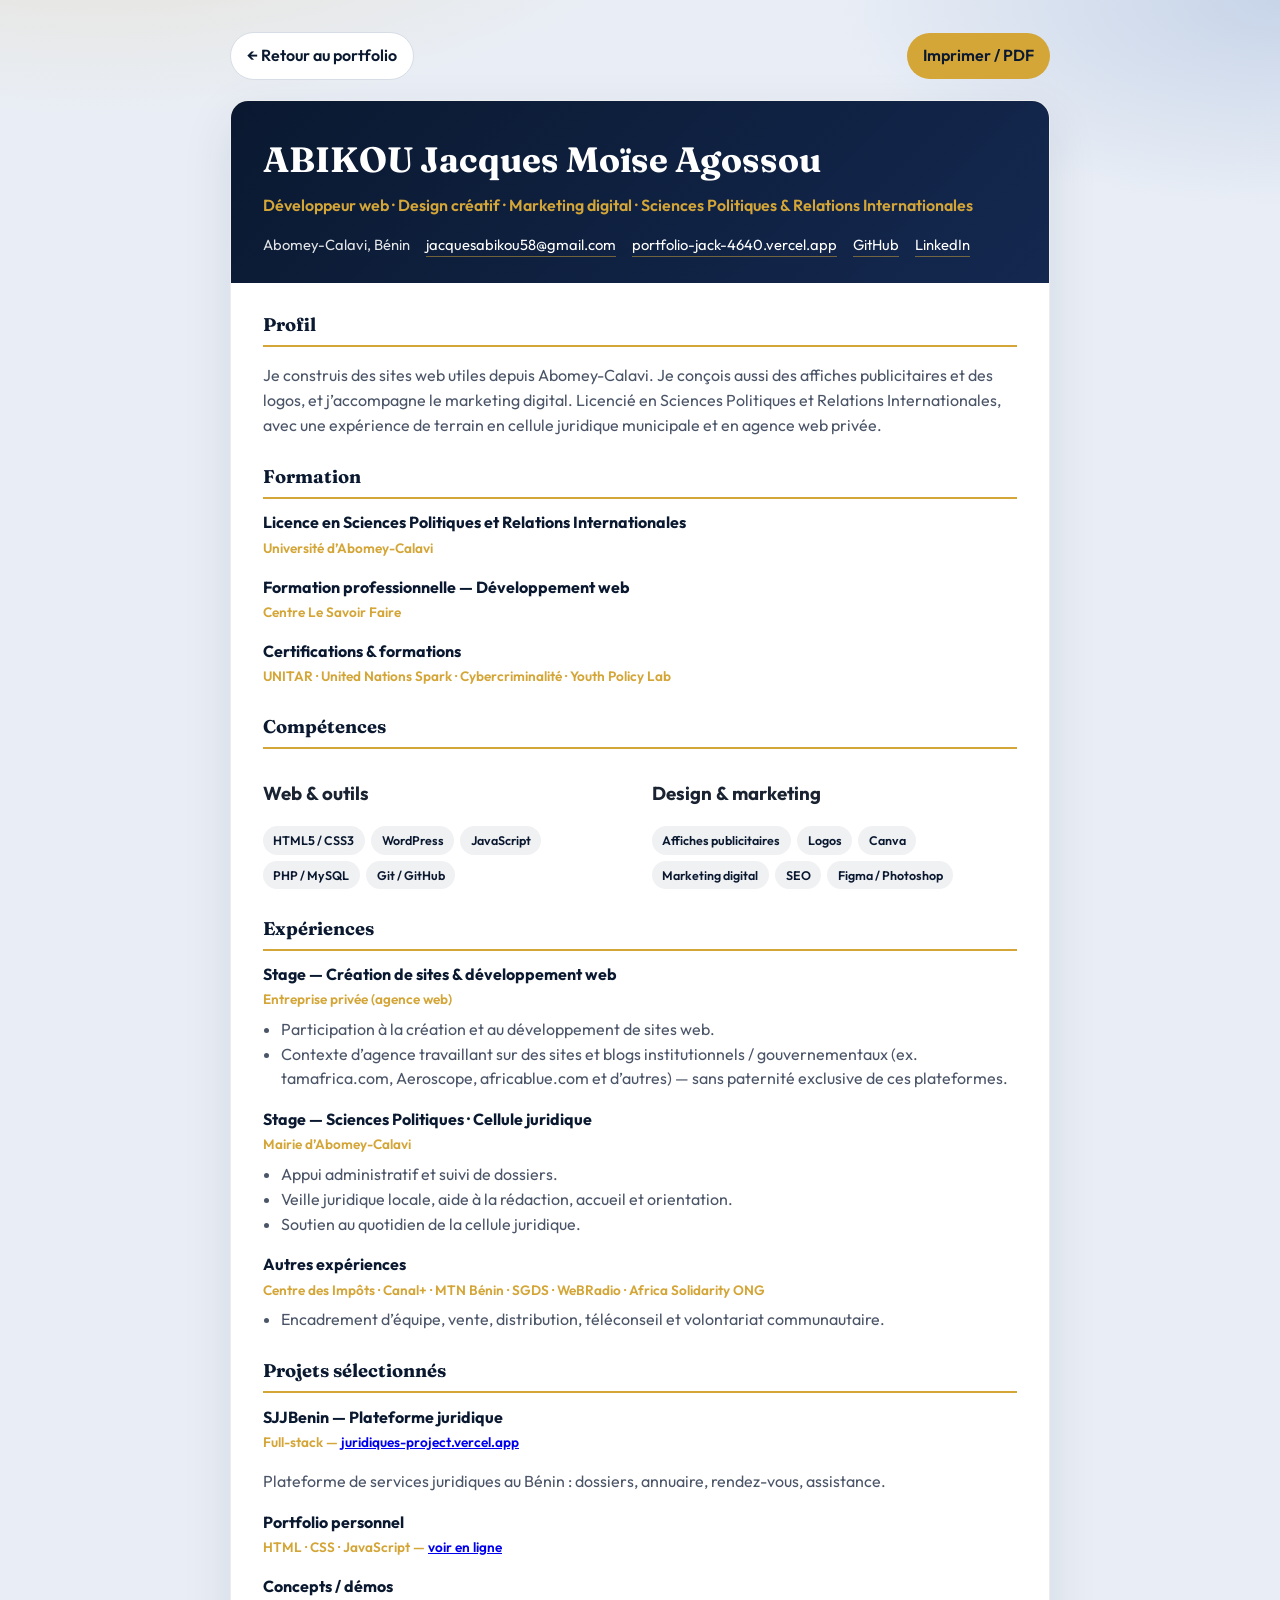
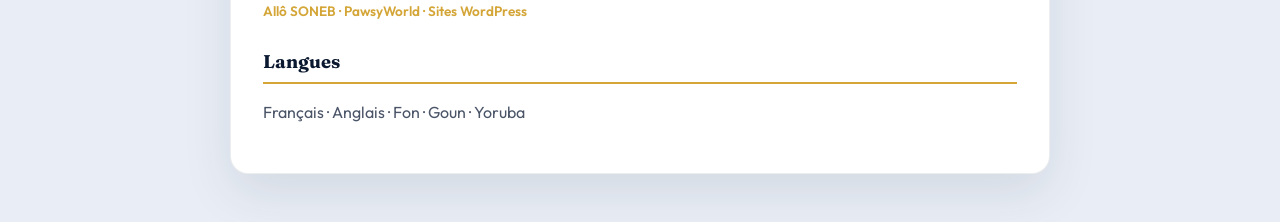
<file: cv.html>
<!DOCTYPE html>
<html lang="fr">
<head>
<meta charset="UTF-8">
<meta name="viewport" content="width=device-width, initial-scale=1.0">
<title>CV — ABIKOU Jacques Moïse Agossou</title>
<meta name="description" content="CV de ABIKOU Jacques Moïse Agossou — Développeur web, design créatif, marketing digital, Sciences Politiques et Relations Internationales.">
<meta name="robots" content="index,follow">
<link rel="canonical" href="https://portfolio-jack-4640.vercel.app/cv.html">
<link rel="icon" href="assets/favicon.svg" type="image/svg+xml">
<link rel="preconnect" href="https://fonts.googleapis.com">
<link rel="preconnect" href="https://fonts.gstatic.com" crossorigin>
<link href="https://fonts.googleapis.com/css2?family=Fraunces:opsz,wght@9..144,500;9..144,700&family=Outfit:wght@400;500;600;700&display=swap" rel="stylesheet">
<style>
  :root{
    --navy:#0A1930;
    --navy-800:#142850;
    --gold:#D4A537;
    --text:#1a2332;
    --muted:#4B5568;
    --line:#D7DDE6;
    --bg:#E9EEF6;
  }
  *{box-sizing:border-box}
  body{
    margin:0;
    font-family:Outfit, system-ui, sans-serif;
    color:var(--text);
    background:
      radial-gradient(1100px 480px at 8% -8%, rgba(212,165,55,.2), transparent 55%),
      radial-gradient(900px 420px at 100% 0%, rgba(46,94,170,.18), transparent 50%),
      var(--bg);
    line-height:1.55;
  }
  .wrap{max-width:860px;margin:0 auto;padding:2rem 1.25rem 3rem}
  .toolbar{
    display:flex;flex-wrap:wrap;gap:.75rem;justify-content:space-between;align-items:center;
    margin-bottom:1.25rem;
  }
  .toolbar a, .toolbar button{
    font:inherit;font-weight:600;text-decoration:none;border:0;cursor:pointer;
    padding:.65rem 1rem;border-radius:999px;
  }
  .btn-back{background:#fff;color:var(--navy);border:1px solid var(--line)!important}
  .btn-print{background:var(--gold);color:var(--navy)}
  .cv{
    background:#fff;
    border:1px solid rgba(10,25,48,.08);
    box-shadow:0 18px 50px rgba(10,25,48,.1);
    border-radius:18px;
    overflow:hidden;
  }
  .cv-head{
    background:linear-gradient(135deg,var(--navy),var(--navy-800));
    color:#fff;
    padding:2rem 2rem 1.6rem;
  }
  .cv-head h1{
    font-family:Fraunces, Georgia, serif;
    font-size:clamp(1.6rem,3vw,2.2rem);
    margin:0 0 .35rem;
    font-weight:700;
  }
  .cv-head .role{color:var(--gold);font-weight:600;margin:0 0 1rem}
  .contact-line{
    display:flex;flex-wrap:wrap;gap:.35rem 1rem;
    font-size:.92rem;color:rgba(255,255,255,.88);
  }
  .contact-line a{color:#fff;text-decoration:none;border-bottom:1px solid rgba(212,165,55,.5)}
  .cv-body{padding:1.75rem 2rem 2rem}
  h2{
    font-family:Fraunces, Georgia, serif;
    font-size:1.15rem;
    color:var(--navy);
    margin:1.6rem 0 .7rem;
    padding-bottom:.35rem;
    border-bottom:2px solid var(--gold);
  }
  h2:first-child{margin-top:0}
  p,li{color:var(--muted)}
  ul{padding-left:1.15rem;margin:.4rem 0}
  .grid-2{display:grid;grid-template-columns:1fr 1fr;gap:1rem 1.5rem}
  .pill-row{display:flex;flex-wrap:wrap;gap:.4rem}
  .pill{
    font-size:.78rem;font-weight:600;
    padding:.28rem .65rem;border-radius:999px;
    background:rgba(10,25,48,.06);color:var(--navy);
  }
  .job{margin-bottom:1rem}
  .job h3{margin:0;font-size:1rem;color:var(--navy);font-family:Outfit,sans-serif}
  .job .meta{font-size:.85rem;color:var(--gold);font-weight:600;margin:.15rem 0 .35rem}
  @media (max-width:700px){
    .grid-2{grid-template-columns:1fr}
    .cv-head,.cv-body{padding:1.35rem}
  }
  @media print{
    body{background:#fff}
    .toolbar{display:none!important}
    .cv{box-shadow:none;border:none;border-radius:0}
    a{color:inherit;text-decoration:none;border:0}
    .cv-head{-webkit-print-color-adjust:exact;print-color-adjust:exact}
  }
</style>
</head>
<body>
  <div class="wrap">
    <div class="toolbar">
      <a class="btn-back" href="index.html">← Retour au portfolio</a>
      <button class="btn-print" type="button" onclick="window.print()">Imprimer / PDF</button>
    </div>

    <article class="cv">
      <header class="cv-head">
        <h1>ABIKOU Jacques Moïse Agossou</h1>
        <p class="role">Développeur web · Design créatif · Marketing digital · Sciences Politiques &amp; Relations Internationales</p>
        <div class="contact-line">
          <span>Abomey-Calavi, Bénin</span>
          <a href="mailto:jacquesabikou58@gmail.com">jacquesabikou58@gmail.com</a>
          <a href="https://portfolio-jack-4640.vercel.app/">portfolio-jack-4640.vercel.app</a>
          <a href="https://github.com/abikoujacquesmoiseagossou-wq">GitHub</a>
          <a href="https://www.linkedin.com/in/jacquesmoiseabikou-abikou/">LinkedIn</a>
        </div>
      </header>

      <div class="cv-body">
        <h2>Profil</h2>
        <p>Je construis des sites web utiles depuis Abomey-Calavi. Je conçois aussi des affiches publicitaires et des logos, et j’accompagne le marketing digital. Licencié en Sciences Politiques et Relations Internationales, avec une expérience de terrain en cellule juridique municipale et en agence web privée.</p>

        <h2>Formation</h2>
        <div class="job">
          <h3>Licence en Sciences Politiques et Relations Internationales</h3>
          <p class="meta">Université d’Abomey-Calavi</p>
        </div>
        <div class="job">
          <h3>Formation professionnelle — Développement web</h3>
          <p class="meta">Centre Le Savoir Faire</p>
        </div>
        <div class="job">
          <h3>Certifications &amp; formations</h3>
          <p class="meta">UNITAR · United Nations Spark · Cybercriminalité · Youth Policy Lab</p>
        </div>

        <h2>Compétences</h2>
        <div class="grid-2">
          <div>
            <h3>Web &amp; outils</h3>
            <div class="pill-row">
              <span class="pill">HTML5 / CSS3</span>
              <span class="pill">WordPress</span>
              <span class="pill">JavaScript</span>
              <span class="pill">PHP / MySQL</span>
              <span class="pill">Git / GitHub</span>
            </div>
          </div>
          <div>
            <h3>Design &amp; marketing</h3>
            <div class="pill-row">
              <span class="pill">Affiches publicitaires</span>
              <span class="pill">Logos</span>
              <span class="pill">Canva</span>
              <span class="pill">Marketing digital</span>
              <span class="pill">SEO</span>
              <span class="pill">Figma / Photoshop</span>
            </div>
          </div>
        </div>

        <h2>Expériences</h2>
        <div class="job">
          <h3>Stage — Création de sites &amp; développement web</h3>
          <p class="meta">Entreprise privée (agence web)</p>
          <ul>
            <li>Participation à la création et au développement de sites web.</li>
            <li>Contexte d’agence travaillant sur des sites et blogs institutionnels / gouvernementaux (ex. tamafrica.com, Aeroscope, africablue.com et d’autres) — sans paternité exclusive de ces plateformes.</li>
          </ul>
        </div>
        <div class="job">
          <h3>Stage — Sciences Politiques · Cellule juridique</h3>
          <p class="meta">Mairie d’Abomey-Calavi</p>
          <ul>
            <li>Appui administratif et suivi de dossiers.</li>
            <li>Veille juridique locale, aide à la rédaction, accueil et orientation.</li>
            <li>Soutien au quotidien de la cellule juridique.</li>
          </ul>
        </div>
        <div class="job">
          <h3>Autres expériences</h3>
          <p class="meta">Centre des Impôts · Canal+ · MTN Bénin · SGDS · WeBRadio · Africa Solidarity ONG</p>
          <ul>
            <li>Encadrement d’équipe, vente, distribution, téléconseil et volontariat communautaire.</li>
          </ul>
        </div>

        <h2>Projets sélectionnés</h2>
        <div class="job">
          <h3>SJJBenin — Plateforme juridique</h3>
          <p class="meta">Full-stack — <a href="https://juridiques-project.vercel.app/" target="_blank" rel="noopener">juridiques-project.vercel.app</a></p>
          <p>Plateforme de services juridiques au Bénin : dossiers, annuaire, rendez-vous, assistance.</p>
        </div>
        <div class="job">
          <h3>Portfolio personnel</h3>
          <p class="meta">HTML · CSS · JavaScript — <a href="https://portfolio-jack-4640.vercel.app/">voir en ligne</a></p>
        </div>
        <div class="job">
          <h3>Concepts / démos</h3>
          <p class="meta">Allô SONEB · PawsyWorld · Sites WordPress</p>
        </div>

        <h2>Langues</h2>
        <p>Français · Anglais · Fon · Goun · Yoruba</p>
      </div>
    </article>
  </div>
</body>
</html>
</file>
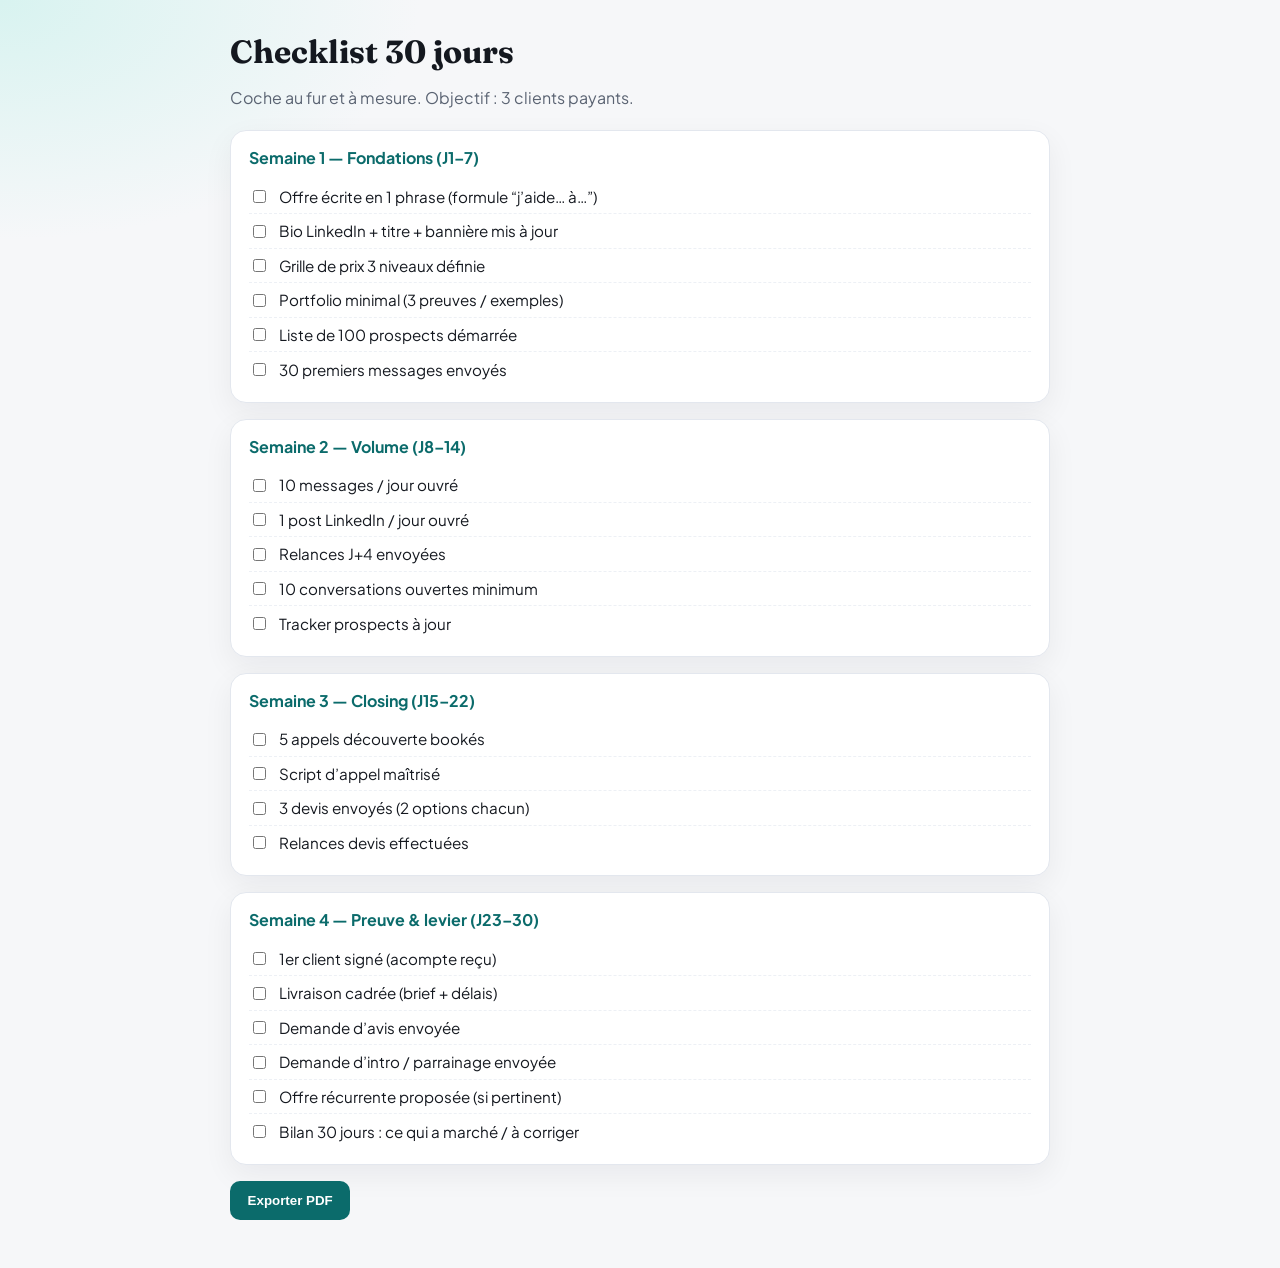
<file: ebook-premiers-clients/templates/checklist-30-jours.html>
<!DOCTYPE html>
<html lang="fr">
<head>
  <meta charset="UTF-8" />
  <meta name="viewport" content="width=device-width, initial-scale=1" />
  <title>Checklist 30 jours</title>
  <link href="https://fonts.googleapis.com/css2?family=Fraunces:opsz,wght@9..144,700&family=Plus+Jakarta+Sans:wght@400;600;700&display=swap" rel="stylesheet" />
  <style>
    :root { --teal:#0b6b6b; --ink:#14181f; --line:#e3e7ee; }
    body {
      margin: 0;
      font-family: "Plus Jakarta Sans", system-ui, sans-serif;
      background:
        radial-gradient(700px 400px at 0% 0%, #d8f3f0, transparent 60%),
        #f6f7f9;
      color: var(--ink);
      padding: 2rem 1rem 3rem;
    }
    .wrap { width: min(820px, 100%); margin: 0 auto; }
    h1 { font-family: Fraunces, Georgia, serif; margin: 0 0 .3rem; }
    .sub { color: #5a6372; margin-bottom: 1.4rem; }
    .week {
      background: #fff;
      border: 1px solid var(--line);
      border-radius: 16px;
      padding: 1rem 1.1rem;
      margin: 0 0 1rem;
      box-shadow: 0 10px 30px rgba(20,24,31,.06);
    }
    .week h2 {
      margin: 0 0 .7rem;
      font-size: 1rem;
      color: var(--teal);
    }
    label {
      display: flex;
      gap: .65rem;
      align-items: flex-start;
      padding: .45rem 0;
      border-bottom: 1px dashed #edf0f5;
      font-size: .95rem;
    }
    label:last-child { border-bottom: 0; }
    input { margin-top: .2rem; accent-color: var(--teal); }
    button {
      border: 0;
      background: var(--teal);
      color: #fff;
      font-weight: 700;
      padding: .75rem 1.1rem;
      border-radius: 10px;
      cursor: pointer;
    }
    @media print {
      button { display: none; }
      body { background: #fff; }
      .week { box-shadow: none; }
    }
  </style>
</head>
<body>
  <div class="wrap">
    <h1>Checklist 30 jours</h1>
    <p class="sub">Coche au fur et à mesure. Objectif : 3 clients payants.</p>

    <div class="week">
      <h2>Semaine 1 — Fondations (J1–7)</h2>
      <label><input type="checkbox" /> Offre écrite en 1 phrase (formule “j’aide… à…”)</label>
      <label><input type="checkbox" /> Bio LinkedIn + titre + bannière mis à jour</label>
      <label><input type="checkbox" /> Grille de prix 3 niveaux définie</label>
      <label><input type="checkbox" /> Portfolio minimal (3 preuves / exemples)</label>
      <label><input type="checkbox" /> Liste de 100 prospects démarrée</label>
      <label><input type="checkbox" /> 30 premiers messages envoyés</label>
    </div>

    <div class="week">
      <h2>Semaine 2 — Volume (J8–14)</h2>
      <label><input type="checkbox" /> 10 messages / jour ouvré</label>
      <label><input type="checkbox" /> 1 post LinkedIn / jour ouvré</label>
      <label><input type="checkbox" /> Relances J+4 envoyées</label>
      <label><input type="checkbox" /> 10 conversations ouvertes minimum</label>
      <label><input type="checkbox" /> Tracker prospects à jour</label>
    </div>

    <div class="week">
      <h2>Semaine 3 — Closing (J15–22)</h2>
      <label><input type="checkbox" /> 5 appels découverte bookés</label>
      <label><input type="checkbox" /> Script d’appel maîtrisé</label>
      <label><input type="checkbox" /> 3 devis envoyés (2 options chacun)</label>
      <label><input type="checkbox" /> Relances devis effectuées</label>
    </div>

    <div class="week">
      <h2>Semaine 4 — Preuve & levier (J23–30)</h2>
      <label><input type="checkbox" /> 1er client signé (acompte reçu)</label>
      <label><input type="checkbox" /> Livraison cadrée (brief + délais)</label>
      <label><input type="checkbox" /> Demande d’avis envoyée</label>
      <label><input type="checkbox" /> Demande d’intro / parrainage envoyée</label>
      <label><input type="checkbox" /> Offre récurrente proposée (si pertinent)</label>
      <label><input type="checkbox" /> Bilan 30 jours : ce qui a marché / à corriger</label>
    </div>

    <button onclick="window.print()">Exporter PDF</button>
  </div>
</body>
</html>
</file>
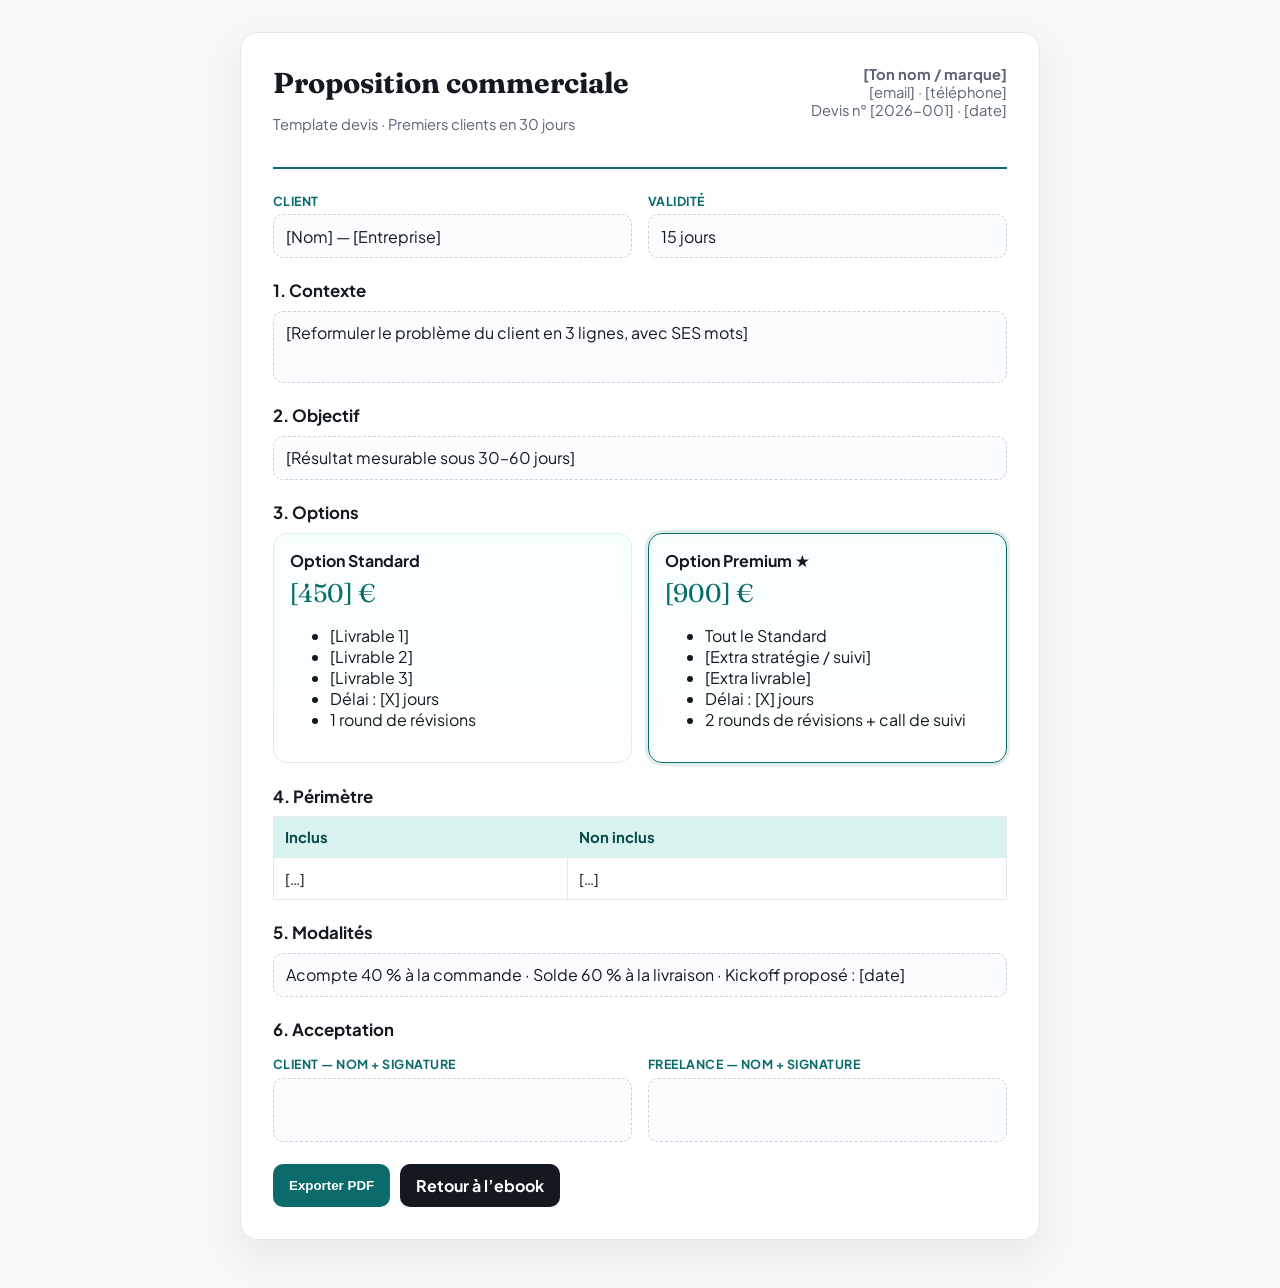
<file: ebook-premiers-clients/templates/devis.html>
<!DOCTYPE html>
<html lang="fr">
<head>
  <meta charset="UTF-8" />
  <meta name="viewport" content="width=device-width, initial-scale=1" />
  <title>Template Devis — Premiers clients en 30 jours</title>
  <link href="https://fonts.googleapis.com/css2?family=Fraunces:opsz,wght@9..144,600;9..144,700&family=Plus+Jakarta+Sans:wght@400;500;600;700&display=swap" rel="stylesheet" />
  <style>
    :root {
      --ink: #14181f;
      --muted: #5a6372;
      --teal: #0b6b6b;
      --line: #e4e8ef;
      --bg: #f7f8fa;
    }
    * { box-sizing: border-box; }
    body {
      margin: 0;
      font-family: "Plus Jakarta Sans", system-ui, sans-serif;
      color: var(--ink);
      background: var(--bg);
      padding: 2rem 1rem 3rem;
    }
    .sheet {
      width: min(800px, 100%);
      margin: 0 auto;
      background: #fff;
      border: 1px solid var(--line);
      border-radius: 18px;
      padding: 2rem;
      box-shadow: 0 16px 40px rgba(20,24,31,.07);
    }
    .top {
      display: flex;
      justify-content: space-between;
      gap: 1rem;
      flex-wrap: wrap;
      border-bottom: 2px solid var(--teal);
      padding-bottom: 1.2rem;
      margin-bottom: 1.5rem;
    }
    h1 {
      font-family: Fraunces, Georgia, serif;
      margin: 0;
      font-size: 1.8rem;
    }
    .muted { color: var(--muted); font-size: .92rem; }
    .grid { display: grid; grid-template-columns: 1fr 1fr; gap: 1rem; margin: 1rem 0 1.4rem; }
    @media (max-width: 640px) { .grid { grid-template-columns: 1fr; } }
    label { display: block; font-size: .78rem; font-weight: 700; color: var(--teal); text-transform: uppercase; letter-spacing: .04em; margin-bottom: .35rem; }
    .field {
      border: 1px dashed #c9d2de;
      border-radius: 10px;
      min-height: 42px;
      padding: .65rem .75rem;
      background: #fbfcfd;
    }
    h2 { font-size: 1.05rem; margin: 1.4rem 0 .6rem; }
    table { width: 100%; border-collapse: collapse; margin: .5rem 0 1rem; }
    th, td { border: 1px solid var(--line); padding: .7rem; text-align: left; font-size: .93rem; }
    th { background: #d8f3f0; color: #084848; }
    .options { display: grid; grid-template-columns: 1fr 1fr; gap: 1rem; }
    @media (max-width: 640px) { .options { grid-template-columns: 1fr; } }
    .opt {
      border: 1px solid var(--line);
      border-radius: 14px;
      padding: 1rem;
      background: linear-gradient(180deg, #f7fffe, #fff);
    }
    .opt.featured { border-color: var(--teal); box-shadow: 0 0 0 3px rgba(11,107,107,.12); }
    .opt h3 { margin: 0 0 .35rem; font-size: 1rem; }
    .price { font-family: Fraunces, Georgia, serif; font-size: 1.6rem; color: var(--teal); margin: .4rem 0 .7rem; }
    .actions { display: flex; gap: .6rem; flex-wrap: wrap; margin-top: 1.2rem; }
    button, .btn {
      border: 0;
      background: var(--teal);
      color: #fff;
      font-weight: 700;
      padding: .7rem 1rem;
      border-radius: 10px;
      cursor: pointer;
      text-decoration: none;
    }
    @media print {
      body { background: #fff; padding: 0; }
      .actions { display: none; }
      .sheet { box-shadow: none; border: 0; }
    }
  </style>
</head>
<body>
  <div class="sheet">
    <div class="top">
      <div>
        <h1>Proposition commerciale</h1>
        <p class="muted">Template devis · Premiers clients en 30 jours</p>
      </div>
      <div class="muted" style="text-align:right">
        <div><strong>[Ton nom / marque]</strong></div>
        <div>[email] · [téléphone]</div>
        <div>Devis n° [2026-001] · [date]</div>
      </div>
    </div>

    <div class="grid">
      <div>
        <label>Client</label>
        <div class="field">[Nom] — [Entreprise]</div>
      </div>
      <div>
        <label>Validité</label>
        <div class="field">15 jours</div>
      </div>
    </div>

    <h2>1. Contexte</h2>
    <div class="field" style="min-height:72px">
      [Reformuler le problème du client en 3 lignes, avec SES mots]
    </div>

    <h2>2. Objectif</h2>
    <div class="field">[Résultat mesurable sous 30–60 jours]</div>

    <h2>3. Options</h2>
    <div class="options">
      <div class="opt">
        <h3>Option Standard</h3>
        <div class="price">[450] €</div>
        <ul>
          <li>[Livrable 1]</li>
          <li>[Livrable 2]</li>
          <li>[Livrable 3]</li>
          <li>Délai : [X] jours</li>
          <li>1 round de révisions</li>
        </ul>
      </div>
      <div class="opt featured">
        <h3>Option Premium ★</h3>
        <div class="price">[900] €</div>
        <ul>
          <li>Tout le Standard</li>
          <li>[Extra stratégie / suivi]</li>
          <li>[Extra livrable]</li>
          <li>Délai : [X] jours</li>
          <li>2 rounds de révisions + call de suivi</li>
        </ul>
      </div>
    </div>

    <h2>4. Périmètre</h2>
    <table>
      <thead>
        <tr><th>Inclus</th><th>Non inclus</th></tr>
      </thead>
      <tbody>
        <tr>
          <td>[…]</td>
          <td>[…]</td>
        </tr>
      </tbody>
    </table>

    <h2>5. Modalités</h2>
    <div class="field">
      Acompte 40 % à la commande · Solde 60 % à la livraison · Kickoff proposé : [date]
    </div>

    <h2>6. Acceptation</h2>
    <div class="grid">
      <div>
        <label>Client — nom + signature</label>
        <div class="field" style="min-height:64px"></div>
      </div>
      <div>
        <label>Freelance — nom + signature</label>
        <div class="field" style="min-height:64px"></div>
      </div>
    </div>

    <div class="actions">
      <button onclick="window.print()">Exporter PDF</button>
      <a class="btn" href="../index.html" style="background:#14181f">Retour à l’ebook</a>
    </div>
  </div>
</body>
</html>
</file>
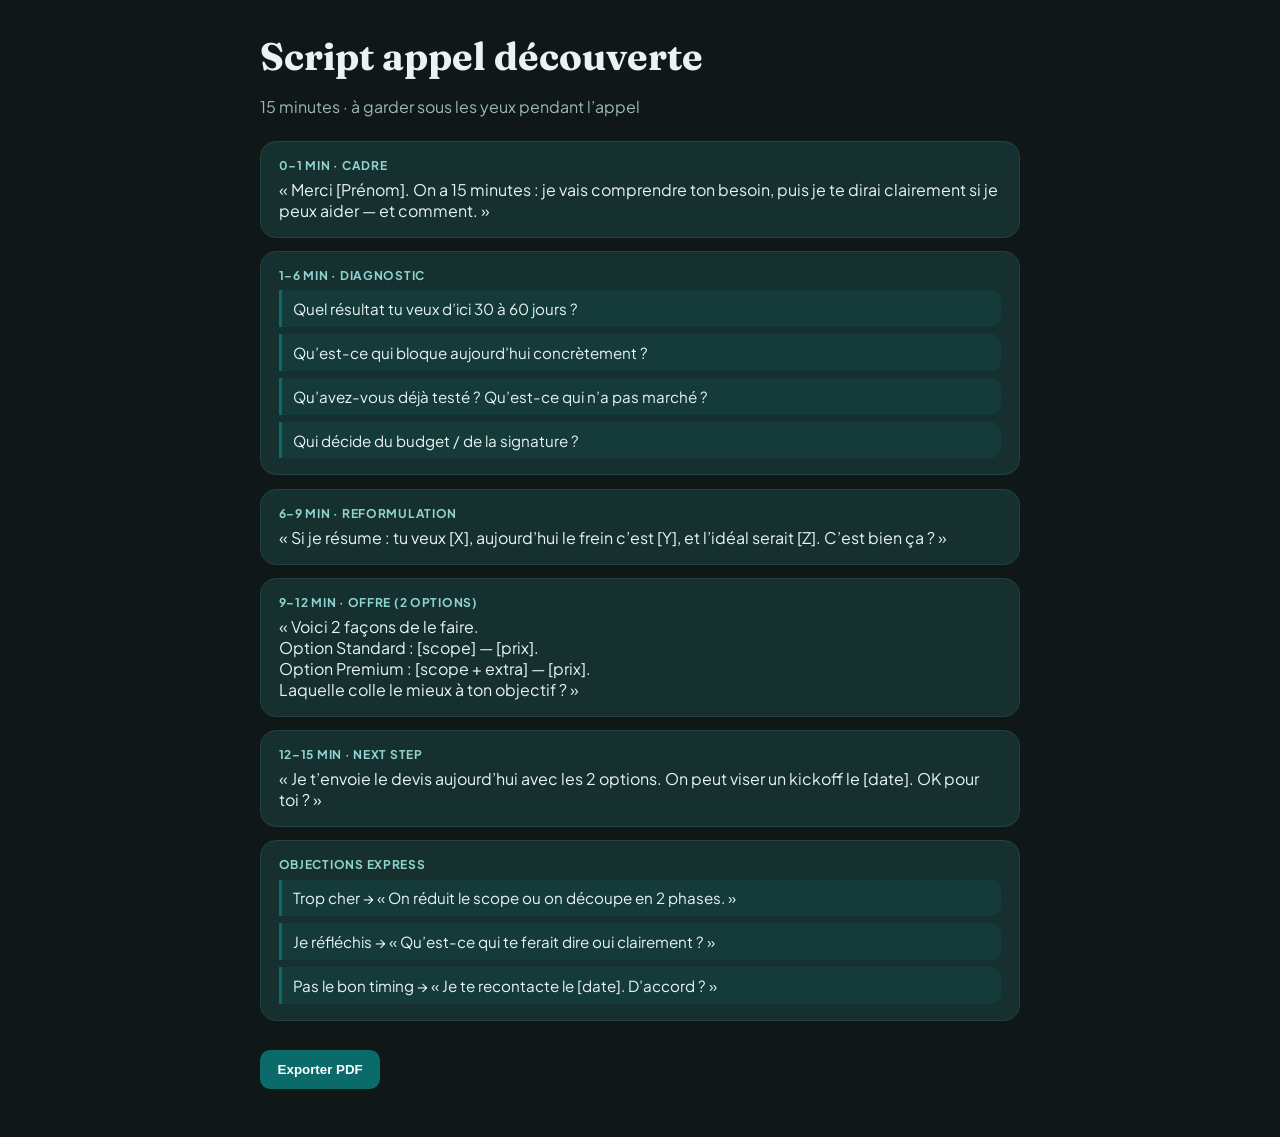
<file: ebook-premiers-clients/templates/script-appel.html>
<!DOCTYPE html>
<html lang="fr">
<head>
  <meta charset="UTF-8" />
  <meta name="viewport" content="width=device-width, initial-scale=1" />
  <title>Script appel découverte — 15 min</title>
  <link href="https://fonts.googleapis.com/css2?family=Fraunces:opsz,wght@9..144,700&family=Plus+Jakarta+Sans:wght@400;600;700&display=swap" rel="stylesheet" />
  <style>
    body {
      margin: 0;
      font-family: "Plus Jakarta Sans", system-ui, sans-serif;
      background: #0f1717;
      color: #e8f3f2;
      padding: 2rem 1rem 3rem;
    }
    .wrap { width: min(760px, 100%); margin: 0 auto; }
    h1 {
      font-family: Fraunces, Georgia, serif;
      font-size: clamp(1.8rem, 4vw, 2.4rem);
      margin: 0 0 .4rem;
    }
    .sub { color: #9bb8b5; margin-bottom: 1.5rem; }
    .block {
      background: #163030;
      border: 1px solid #234343;
      border-radius: 16px;
      padding: 1rem 1.1rem;
      margin: 0 0 .85rem;
    }
    .block .t {
      color: #8fd4cf;
      font-size: .75rem;
      font-weight: 700;
      letter-spacing: .06em;
      text-transform: uppercase;
      margin-bottom: .35rem;
    }
    .q {
      margin: .45rem 0 0;
      padding: .55rem .7rem;
      border-left: 3px solid #0b6b6b;
      background: rgba(11,107,107,.18);
      border-radius: 0 10px 10px 0;
      font-size: .95rem;
    }
    button {
      margin-top: 1rem;
      border: 0;
      background: #0b6b6b;
      color: #fff;
      font-weight: 700;
      padding: .75rem 1.1rem;
      border-radius: 10px;
      cursor: pointer;
    }
    @media print {
      body { background: #fff; color: #111; }
      .block { background: #f6f7f9; border-color: #ddd; color: #111; }
      .block .t { color: #0b6b6b; }
      button { display: none; }
    }
  </style>
</head>
<body>
  <div class="wrap">
    <h1>Script appel découverte</h1>
    <p class="sub">15 minutes · à garder sous les yeux pendant l’appel</p>

    <div class="block">
      <div class="t">0–1 min · Cadre</div>
      « Merci [Prénom]. On a 15 minutes : je vais comprendre ton besoin, puis je te dirai clairement si je peux aider — et comment. »
    </div>

    <div class="block">
      <div class="t">1–6 min · Diagnostic</div>
      <div class="q">Quel résultat tu veux d’ici 30 à 60 jours ?</div>
      <div class="q">Qu’est-ce qui bloque aujourd’hui concrètement ?</div>
      <div class="q">Qu’avez-vous déjà testé ? Qu’est-ce qui n’a pas marché ?</div>
      <div class="q">Qui décide du budget / de la signature ?</div>
    </div>

    <div class="block">
      <div class="t">6–9 min · Reformulation</div>
      « Si je résume : tu veux [X], aujourd’hui le frein c’est [Y], et l’idéal serait [Z]. C’est bien ça ? »
    </div>

    <div class="block">
      <div class="t">9–12 min · Offre (2 options)</div>
      « Voici 2 façons de le faire.<br />
      Option Standard : [scope] — [prix].<br />
      Option Premium : [scope + extra] — [prix].<br />
      Laquelle colle le mieux à ton objectif ? »
    </div>

    <div class="block">
      <div class="t">12–15 min · Next step</div>
      « Je t’envoie le devis aujourd’hui avec les 2 options. On peut viser un kickoff le [date]. OK pour toi ? »
    </div>

    <div class="block">
      <div class="t">Objections express</div>
      <div class="q">Trop cher → « On réduit le scope ou on découpe en 2 phases. »</div>
      <div class="q">Je réfléchis → « Qu’est-ce qui te ferait dire oui clairement ? »</div>
      <div class="q">Pas le bon timing → « Je te recontacte le [date]. D’accord ? »</div>
    </div>

    <button onclick="window.print()">Exporter PDF</button>
  </div>
</body>
</html>
</file>
<file: style.css>
/* =========================================================
   Jacques. — Portfolio rebuild
   Navy / gold atmosphere · Fraunces + Outfit · motion-rich
   ========================================================= */

:root {
  --navy-950: #070E1F;
  --navy-900: #0A1930;
  --navy-800: #142850;
  --navy-700: #1D3A6B;
  --blue-500: #2E5EAA;
  --blue-400: #4C7FD6;
  --gold: #D4A537;
  --gold-soft: #E8C56A;
  --ink: #0A1930;
  --muted: #4B5568;
  --line: rgba(10, 25, 48, 0.12);
  --white: #FFFFFF;
  --bg: #E9EEF6;
  --bg-alt: #F4F7FC;
  --surface: rgba(255, 255, 255, 0.72);
  --surface-solid: #FFFFFF;
  --text: var(--ink);
  --text-muted: var(--muted);
  --border: var(--line);
  --shadow-sm: 0 8px 24px rgba(10, 25, 48, 0.08);
  --shadow-md: 0 18px 48px rgba(10, 25, 48, 0.12);
  --shadow-lg: 0 28px 70px rgba(10, 25, 48, 0.18);
  --radius: 18px;
  --ease: cubic-bezier(0.22, 0.9, 0.32, 1);
  --font-display: "Fraunces", Georgia, serif;
  --font-body: "Outfit", system-ui, sans-serif;
  --font-mono: "IBM Plex Mono", ui-monospace, monospace;
}

[data-theme="dark"] {
  --bg: #070E1F;
  --bg-alt: #0A1930;
  --surface: rgba(20, 40, 80, 0.55);
  --surface-solid: #142850;
  --text: #F2F5FA;
  --text-muted: #A9B4C4;
  --border: rgba(255, 255, 255, 0.1);
  --shadow-sm: 0 8px 24px rgba(0, 0, 0, 0.35);
  --shadow-md: 0 18px 48px rgba(0, 0, 0, 0.4);
  --shadow-lg: 0 28px 70px rgba(0, 0, 0, 0.55);
}

*, *::before, *::after { box-sizing: border-box; margin: 0; padding: 0; }
html { scroll-behavior: smooth; }
body {
  font-family: var(--font-body);
  color: var(--text);
  background: var(--bg);
  line-height: 1.7;
  overflow-x: hidden;
  -webkit-font-smoothing: antialiased;
  transition: background 0.5s var(--ease), color 0.5s var(--ease);
}
img { display: block; max-width: 100%; height: auto; }
a { color: inherit; text-decoration: none; }
button { font: inherit; color: inherit; background: none; border: 0; cursor: pointer; }
ul { list-style: none; }
.wrap { width: min(1180px, calc(100% - 2.5rem)); margin-inline: auto; }
section { padding: clamp(4.5rem, 9vw, 7.5rem) 0; position: relative; }
::selection { background: var(--gold); color: var(--navy-950); }

.skip-link {
  position: absolute; left: 1rem; top: -100px; z-index: 10000;
  background: var(--gold); color: var(--navy-950); padding: 0.7rem 1rem; border-radius: 10px;
}
.skip-link:focus { top: 1rem; }

/* ---------- Atmosphere (juridique-like depth) ---------- */
.atmosphere {
  position: fixed; inset: 0; z-index: -2; pointer-events: none; overflow: hidden;
  background:
    linear-gradient(165deg, rgba(233,238,246,0.92) 0%, rgba(247,249,252,0.9) 45%, rgba(228,234,244,0.94) 100%),
    url("assets/developer-laptop.jpg") center 20% / cover no-repeat;
  transition: background 0.6s var(--ease);
}
.atmosphere::before {
  content: ""; position: absolute; inset: 0;
  background:
    radial-gradient(1200px 600px at 8% -10%, rgba(212, 165, 55, 0.22), transparent 55%),
    radial-gradient(900px 520px at 95% 5%, rgba(46, 94, 170, 0.28), transparent 50%),
    radial-gradient(800px 500px at 50% 100%, rgba(20, 40, 80, 0.18), transparent 55%);
}
[data-theme="dark"] .atmosphere {
  background:
    linear-gradient(165deg, rgba(7,14,31,0.94) 0%, rgba(10,25,48,0.92) 50%, rgba(13,28,54,0.95) 100%),
    url("assets/developer-laptop.jpg") center 20% / cover no-repeat;
}
[data-theme="dark"] .atmosphere::before {
  background:
    radial-gradient(1000px 560px at 10% -5%, rgba(212, 165, 55, 0.14), transparent 50%),
    radial-gradient(900px 520px at 100% 0%, rgba(46, 94, 170, 0.35), transparent 55%),
    radial-gradient(700px 480px at 40% 110%, rgba(29, 58, 107, 0.5), transparent 50%);
}
.orb {
  position: absolute; border-radius: 50%; filter: blur(60px); opacity: 0.55;
  animation: orbFloat 18s var(--ease) infinite alternate;
}
.orb-a {
  width: 420px; height: 420px; left: -80px; top: 15%;
  background: radial-gradient(circle, rgba(212, 165, 55, 0.45), transparent 70%);
}
.orb-b {
  width: 520px; height: 520px; right: -120px; top: 40%;
  background: radial-gradient(circle, rgba(46, 94, 170, 0.4), transparent 70%);
  animation-duration: 22s; animation-delay: -4s;
}
.orb-c {
  width: 360px; height: 360px; left: 35%; bottom: -80px;
  background: radial-gradient(circle, rgba(20, 40, 80, 0.28), transparent 70%);
  animation-duration: 26s; animation-delay: -8s;
}
@keyframes orbFloat {
  from { transform: translate3d(0, 0, 0) scale(1); }
  to { transform: translate3d(40px, -50px, 0) scale(1.08); }
}
.grid-mesh {
  position: absolute; inset: 0;
  background-image:
    linear-gradient(rgba(10, 25, 48, 0.04) 1px, transparent 1px),
    linear-gradient(90deg, rgba(10, 25, 48, 0.04) 1px, transparent 1px);
  background-size: 56px 56px;
  mask-image: radial-gradient(ellipse at center, black 20%, transparent 75%);
  opacity: 0.7;
}
[data-theme="dark"] .grid-mesh {
  background-image:
    linear-gradient(rgba(255, 255, 255, 0.04) 1px, transparent 1px),
    linear-gradient(90deg, rgba(255, 255, 255, 0.04) 1px, transparent 1px);
}
.grain {
  position: absolute; inset: 0; opacity: 0.035;
  background-image: url("data:image/svg+xml,%3Csvg viewBox='0 0 200 200' xmlns='http://www.w3.org/2000/svg'%3E%3Cfilter id='n'%3E%3CfeTurbulence type='fractalNoise' baseFrequency='0.85' numOctaves='4' stitchTiles='stitch'/%3E%3C/filter%3E%3Crect width='100%25' height='100%25' filter='url(%23n)'/%3E%3C/svg%3E");
}

/* ---------- Preloader ---------- */
#preloader {
  position: fixed; inset: 0; z-index: 9999;
  display: grid; place-content: center; gap: 1.25rem;
  background: var(--navy-950); color: #fff;
  transition: opacity 0.7s var(--ease), visibility 0.7s var(--ease);
}
#preloader.hidden { opacity: 0; visibility: hidden; pointer-events: none; }
.loader-brand {
  font-family: var(--font-display);
  font-style: italic;
  font-size: clamp(2rem, 5vw, 3rem);
  font-weight: 600;
  letter-spacing: -0.035em;
  font-optical-sizing: auto;
  font-variation-settings: "SOFT" 55, "WONK" 0.9;
  animation: brandPulse 1.4s var(--ease) infinite;
}
.loader-brand span { color: var(--gold); font-style: normal; font-weight: 700; }
.loader-bar {
  width: 140px; height: 3px; border-radius: 99px; background: rgba(255,255,255,0.12); overflow: hidden;
}
.loader-bar i {
  display: block; height: 100%; width: 40%;
  background: linear-gradient(90deg, var(--gold), var(--gold-soft));
  animation: loadSlide 1.1s ease-in-out infinite;
}
@keyframes brandPulse {
  0%, 100% { opacity: 0.7; transform: translateY(0); }
  50% { opacity: 1; transform: translateY(-4px); }
}
@keyframes loadSlide {
  0% { transform: translateX(-120%); }
  100% { transform: translateX(320%); }
}

/* ---------- Header ---------- */
header {
  position: fixed; top: 0; left: 0; right: 0; z-index: 100;
  padding: 1.25rem 0; transition: padding 0.35s var(--ease), background 0.35s, box-shadow 0.35s;
}
header.scrolled {
  padding: 0.7rem 0;
  background: color-mix(in srgb, var(--surface) 92%, transparent);
  backdrop-filter: blur(16px);
  box-shadow: var(--shadow-sm);
  border-bottom: 1px solid var(--border);
}
.nav { display: flex; align-items: center; justify-content: space-between; gap: 1rem; }
.brand {
  font-family: var(--font-display);
  font-style: italic;
  font-weight: 600;
  font-size: clamp(1.35rem, 2.4vw, 1.55rem);
  letter-spacing: -0.03em;
  font-optical-sizing: auto;
  font-variation-settings: "SOFT" 50, "WONK" 0.9;
  line-height: 1;
}
.brand .dot {
  color: var(--gold);
  font-style: normal;
  font-weight: 700;
  margin-left: 0.02em;
}
.nav-links { display: flex; align-items: center; gap: 1.35rem; }
.nav-links a {
  font-size: 0.9rem; font-weight: 500; color: var(--text-muted);
  position: relative; transition: color 0.2s;
}
.nav-links a::after {
  content: ""; position: absolute; left: 0; bottom: -4px; width: 0; height: 2px;
  background: var(--gold); transition: width 0.25s var(--ease);
}
.nav-links a:hover { color: var(--text); }
.nav-links a:hover::after { width: 100%; }
.btn-nav-cta {
  padding: 0.55rem 1rem !important; border-radius: 999px;
  background: var(--navy-900); color: #fff !important;
}
[data-theme="dark"] .btn-nav-cta { background: var(--gold); color: var(--navy-950) !important; }
.btn-nav-cta::after { display: none !important; }
.nav-actions { display: flex; align-items: center; gap: 0.65rem; }
.theme-toggle {
  font-size: 0.78rem; font-weight: 600; letter-spacing: 0.04em; text-transform: uppercase;
  padding: 0.45rem 0.75rem; border-radius: 999px; border: 1px solid var(--border);
  background: var(--surface); transition: transform 0.25s var(--ease), background 0.25s;
}
.theme-toggle:hover { transform: translateY(-1px); }
.nav-toggle {
  display: none; width: 42px; height: 42px; place-items: center; gap: 6px; flex-direction: column;
}
.nav-toggle span {
  display: block; width: 22px; height: 2px; background: var(--text); transition: 0.25s var(--ease);
}
.nav-toggle.open span:first-child { transform: translateY(4px) rotate(45deg); }
.nav-toggle.open span:last-child { transform: translateY(-4px) rotate(-45deg); }

/* ---------- Buttons ---------- */
.btn {
  display: inline-flex; align-items: center; justify-content: center;
  padding: 0.9rem 1.35rem; border-radius: 999px; font-weight: 600; font-size: 0.95rem;
  transition: transform 0.3s var(--ease), box-shadow 0.3s, background 0.3s, color 0.3s, border-color 0.3s;
}
.btn-primary {
  background: linear-gradient(135deg, var(--navy-800), var(--blue-500));
  color: #fff; box-shadow: 0 12px 28px rgba(20, 40, 80, 0.28);
}
.btn-primary:hover { transform: translateY(-2px); box-shadow: 0 16px 36px rgba(20, 40, 80, 0.35); }
.btn-outline {
  border: 1.5px solid var(--border); background: var(--surface); backdrop-filter: blur(8px);
}
.btn-outline:hover { border-color: var(--gold); transform: translateY(-2px); }
.btn-gold {
  background: linear-gradient(135deg, var(--gold), var(--gold-soft));
  color: var(--navy-950); box-shadow: 0 12px 28px rgba(212, 165, 55, 0.28);
}
.btn-gold:hover { transform: translateY(-2px); }

/* ---------- Icons (classic line / brand marks) ---------- */
.icon { width: 1.15rem; height: 1.15rem; display: block; }
.hero-social .icon, .footer-social .icon { width: 1.25rem; height: 1.25rem; }
.service-icon .icon { width: 1.35rem; height: 1.35rem; }
.ci-icon .icon { width: 1.1rem; height: 1.1rem; }

/* ---------- Hero ---------- */
.hero {
  min-height: 100vh; min-height: 100dvh;
  display: grid; align-items: center;
  padding: 7rem 0 4.5rem; position: relative; overflow: hidden;
}
.hero-media {
  position: absolute; inset: 0; z-index: 0;
}
.hero-bg-img {
  width: 100%; height: 100%; object-fit: cover; object-position: center 28%;
  transform: scale(1.06); transition: transform 1.2s var(--ease);
  filter: saturate(0.92) brightness(0.85);
}
.hero.is-ready .hero-bg-img { transform: scale(1); }
.hero-media-shade {
  position: absolute; inset: 0;
  background:
    linear-gradient(105deg, rgba(7, 14, 31, 0.9) 0%, rgba(10, 25, 48, 0.78) 46%, rgba(10, 25, 48, 0.45) 72%, rgba(10, 25, 48, 0.35) 100%),
    linear-gradient(to top, rgba(7, 14, 31, 0.8) 0%, transparent 48%);
}
.hero-grid {
  position: relative; z-index: 1;
  display: grid; grid-template-columns: 1.15fr 0.85fr; gap: 2.5rem;
  align-items: center; color: #fff;
}
.hero-content { max-width: 640px; }
.hero-brand {
  font-family: var(--font-mono);
  font-style: normal;
  font-size: 0.78rem;
  font-weight: 500;
  line-height: 1.2;
  letter-spacing: 0.16em;
  text-transform: uppercase;
  margin-bottom: 1rem;
  color: var(--gold);
  display: flex;
  align-items: center;
  gap: 0.65rem;
}
.hero-brand::before {
  content: "";
  width: 1.5rem;
  height: 2px;
  background: var(--gold);
}
.hero-title {
  font-family: var(--font-display);
  font-size: clamp(1.35rem, 2.8vw, 2rem);
  font-weight: 500;
  line-height: 1.28;
  letter-spacing: -0.02em;
  margin-bottom: 1rem;
  max-width: 22ch;
  color: rgba(255, 255, 255, 0.96);
}
.hero-sub {
  font-size: 1.05rem; color: rgba(255, 255, 255, 0.82);
  max-width: 38ch; margin-bottom: 1.75rem;
}
.hero-cta { display: flex; flex-wrap: wrap; gap: 0.75rem; margin-bottom: 1.5rem; }
.hero-cta .btn-outline { color: #fff; border-color: rgba(255,255,255,0.35); background: rgba(255,255,255,0.06); }
.hero-social { display: flex; align-items: center; gap: 0.75rem; }
.hero-social a {
  width: 44px; height: 44px; border-radius: 50%;
  display: grid; place-items: center;
  color: #fff; border: 1px solid rgba(255,255,255,0.28);
  background: rgba(255,255,255,0.08); backdrop-filter: blur(8px);
  transition: transform 0.3s var(--ease), background 0.3s, border-color 0.3s, color 0.3s;
}
.hero-social a:hover {
  transform: translateY(-3px); color: var(--navy-950);
  background: var(--gold); border-color: var(--gold);
}

.hero-photo-wrap {
  justify-self: end;
  width: min(100%, 320px);
  transform: translateY(18px);
  opacity: 0;
  transition: transform 1s var(--ease), opacity 1s var(--ease);
}
.hero.is-ready .hero-photo-wrap { transform: none; opacity: 1; transition-delay: 0.35s; }
.hero-photo {
  width: 100%;
  aspect-ratio: 1;
  object-fit: cover;
  object-position: center 18%;
  display: block;
  border-radius: 50%;
  box-shadow: 0 18px 48px rgba(0, 0, 0, 0.32);
}

.hero-anim {
  opacity: 0; transform: translateY(28px);
  transition: opacity 0.9s var(--ease), transform 0.9s var(--ease);
}
.hero.is-ready .hero-anim { opacity: 1; transform: none; }
.hero.is-ready .hero-content .hero-anim:nth-child(1) { transition-delay: 0.1s; }
.hero.is-ready .hero-content .hero-anim:nth-child(2) { transition-delay: 0.22s; }
.hero.is-ready .hero-content .hero-anim:nth-child(3) { transition-delay: 0.34s; }
.hero.is-ready .hero-content .hero-anim:nth-child(4) { transition-delay: 0.46s; }
.hero.is-ready .hero-content .hero-anim:nth-child(5) { transition-delay: 0.58s; }

.scroll-cue {
  position: absolute; left: 50%; bottom: 1.5rem; transform: translateX(-50%);
  width: 28px; height: 44px; border: 1.5px solid rgba(255,255,255,0.35); border-radius: 999px;
  display: grid; place-items: start center; padding-top: 8px; z-index: 2;
}
.scroll-cue span {
  width: 4px; height: 8px; border-radius: 99px; background: var(--gold);
  animation: scrollDot 1.6s var(--ease) infinite;
}
@keyframes scrollDot {
  0% { transform: translateY(0); opacity: 1; }
  100% { transform: translateY(14px); opacity: 0; }
}

/* ---------- Sections ---------- */
.eyebrow {
  font-family: var(--font-mono); font-size: 0.75rem; color: var(--gold);
  text-transform: uppercase; letter-spacing: 0.16em; margin-bottom: 0.85rem;
  display: flex; align-items: center; gap: 0.65rem;
}
.eyebrow::before { content: ""; width: 1.5rem; height: 2px; background: var(--gold); }
.section-title {
  font-family: var(--font-display); font-weight: 600;
  font-size: clamp(1.85rem, 3.5vw, 2.7rem); letter-spacing: -0.02em;
  margin-bottom: 0.85rem; line-height: 1.15;
}
.section-lead { color: var(--text-muted); max-width: 540px; font-size: 1.05rem; }
.section-head { margin-bottom: 3rem; }
.section-head.center { text-align: center; }
.section-head.center .eyebrow { justify-content: center; }
.section-head.center .eyebrow::before { display: none; }
.section-head.center .section-lead { margin-inline: auto; }

.reveal {
  opacity: 0; transform: translateY(36px);
  transition: opacity 0.8s var(--ease), transform 0.8s var(--ease);
}
.reveal.visible { opacity: 1; transform: none; }
.reveal-delay-1 { transition-delay: 0.1s; }
.reveal-delay-2 { transition-delay: 0.2s; }
.reveal-delay-3 { transition-delay: 0.3s; }

/* ---------- About ---------- */
.about-layout {
  display: grid; grid-template-columns: 1.2fr 0.9fr; gap: 2.5rem; align-items: start;
}
.about-copy p { margin-bottom: 1rem; color: var(--text-muted); font-size: 1.05rem; }
.about-copy strong { color: var(--text); font-weight: 600; }
.about-facts { display: grid; gap: 0.9rem; }
.fact {
  padding: 1.15rem 1.25rem; border-radius: var(--radius);
  background: var(--surface); border: 1px solid var(--border);
  backdrop-filter: blur(10px); box-shadow: var(--shadow-sm);
  transition: transform 0.35s var(--ease), box-shadow 0.35s;
}
.fact:hover { transform: translateY(-4px); box-shadow: var(--shadow-md); }
.fact h3 { font-family: var(--font-display); font-size: 1.05rem; margin-bottom: 0.25rem; }
.fact p { color: var(--text-muted); font-size: 0.95rem; }
.fact span { display: block; margin-top: 0.35rem; font-size: 0.8rem; color: var(--gold); font-weight: 600; }

/* ---------- Stats ---------- */
.stats-section { padding-top: 0; }
.stats-grid {
  display: grid; grid-template-columns: repeat(4, 1fr); gap: 1rem;
  padding: 1.5rem; border-radius: calc(var(--radius) + 6px);
  background: linear-gradient(135deg, var(--navy-900), var(--navy-700));
  color: #fff; box-shadow: var(--shadow-lg);
}
.stat { text-align: center; padding: 1rem 0.5rem; }
.stat-num {
  font-family: var(--font-display); font-size: clamp(2rem, 4vw, 2.8rem); font-weight: 700;
  color: var(--gold); line-height: 1;
}
.stat p { margin-top: 0.45rem; font-size: 0.9rem; color: rgba(255,255,255,0.78); }

/* ---------- Skills ---------- */
.skills-grid { display: grid; grid-template-columns: repeat(2, 1fr); gap: 1.1rem; }
.skill-panel {
  padding: 1.5rem; border-radius: var(--radius);
  background: var(--surface); border: 1px solid var(--border);
  backdrop-filter: blur(10px); box-shadow: var(--shadow-sm);
  transition: transform 0.35s var(--ease), border-color 0.35s;
}
.skill-panel:hover { transform: translateY(-5px); border-color: rgba(212, 165, 55, 0.45); }
.skill-panel h3 {
  font-family: var(--font-display); font-size: 1.2rem; margin-bottom: 1rem;
  padding-bottom: 0.7rem; border-bottom: 1px solid var(--border);
}
.skill-panel li {
  display: flex; justify-content: space-between; gap: 1rem;
  padding: 0.45rem 0; color: var(--text-muted); font-size: 0.95rem;
}
.skill-panel em {
  font-style: normal; font-size: 0.75rem; font-weight: 600;
  color: var(--navy-800); background: rgba(212, 165, 55, 0.18);
  padding: 0.2rem 0.55rem; border-radius: 999px; white-space: nowrap;
}
[data-theme="dark"] .skill-panel em { color: var(--gold-soft); }

/* ---------- Timeline ---------- */
.timeline { position: relative; display: grid; gap: 1.25rem; padding-left: 1.5rem; }
.timeline::before {
  content: ""; position: absolute; left: 5px; top: 0.4rem; bottom: 0.4rem; width: 2px;
  background: linear-gradient(to bottom, var(--gold), rgba(46, 94, 170, 0.35));
}
.t-item { position: relative; }
.t-dot {
  position: absolute; left: -1.5rem; top: 1.35rem; width: 12px; height: 12px;
  border-radius: 50%; background: var(--gold); box-shadow: 0 0 0 4px rgba(212, 165, 55, 0.2);
}
.t-body {
  padding: 1.35rem 1.4rem; border-radius: var(--radius);
  background: var(--surface); border: 1px solid var(--border);
  backdrop-filter: blur(10px); transition: transform 0.35s var(--ease), box-shadow 0.35s;
}
.t-item:hover .t-body { transform: translateX(6px); box-shadow: var(--shadow-md); }
.t-body h3 { font-family: var(--font-display); font-size: 1.15rem; }
.t-body h4 { color: var(--gold); font-size: 0.92rem; font-weight: 600; margin: 0.25rem 0 0.55rem; }
.t-body p { color: var(--text-muted); }
.t-body a { color: var(--blue-500); border-bottom: 1px solid rgba(46, 94, 170, 0.35); }
[data-theme="dark"] .t-body a { color: var(--gold-soft); }

/* ---------- Services / Why ---------- */
.services-grid, .why-grid {
  display: grid; grid-template-columns: repeat(3, 1fr); gap: 1rem;
}
.service-card, .why-card {
  padding: 1.6rem 1.4rem; border-radius: var(--radius);
  background: var(--surface); border: 1px solid var(--border);
  backdrop-filter: blur(10px); position: relative; overflow: hidden;
  transition: transform 0.4s var(--ease), box-shadow 0.4s, border-color 0.4s;
}
.service-card::before, .why-card::before {
  content: ""; position: absolute; inset: auto -20% 0 -20%; height: 0;
  background: linear-gradient(135deg, rgba(212, 165, 55, 0.12), rgba(46, 94, 170, 0.1));
  transition: height 0.4s var(--ease); z-index: 0;
}
.service-card:hover, .why-card:hover {
  transform: translateY(-8px); box-shadow: var(--shadow-md);
  border-color: rgba(212, 165, 55, 0.4);
}
.service-card:hover::before, .why-card:hover::before { height: 100%; top: 0; }
.service-card > *, .why-card > * { position: relative; z-index: 1; }
.service-num, .why-card span {
  font-family: var(--font-mono); font-size: 0.8rem; color: var(--gold); font-weight: 500;
}
.service-icon {
  display: grid; place-items: center; width: 44px; height: 44px; margin: 0.7rem 0 0.35rem;
  border-radius: 12px; color: var(--navy-800);
  background: linear-gradient(135deg, rgba(212,165,55,0.22), rgba(46,94,170,0.12));
  border: 1px solid rgba(212,165,55,0.28);
}
[data-theme="dark"] .service-icon { color: var(--gold-soft); }
.service-card h3, .why-card h3 {
  font-family: var(--font-display); font-size: 1.2rem; margin: 0.55rem 0 0.5rem;
}
.service-card p, .why-card p { color: var(--text-muted); font-size: 0.96rem; }
.why-grid { grid-template-columns: repeat(4, 1fr); }

/* ---------- Projects ---------- */
.grid-projects {
  display: grid; grid-template-columns: repeat(2, 1fr); gap: 1.25rem;
}
.project-card {
  border-radius: calc(var(--radius) + 4px); overflow: hidden;
  background: var(--surface-solid); border: 1px solid var(--border);
  box-shadow: var(--shadow-sm);
  transition: transform 0.45s var(--ease), box-shadow 0.45s;
}
.project-card:hover { transform: translateY(-10px); box-shadow: var(--shadow-lg); }
.project-thumb {
  height: 180px; display: grid; place-items: center;
  color: #fff; font-family: var(--font-display); font-size: 1.5rem; font-weight: 600;
  position: relative; overflow: hidden;
}
.project-thumb::after {
  content: ""; position: absolute; inset: 0;
  background: linear-gradient(120deg, transparent 30%, rgba(255,255,255,0.18) 50%, transparent 70%);
  transform: translateX(-120%); transition: transform 0.8s var(--ease);
}
.project-card:hover .project-thumb::after { transform: translateX(120%); }
.thumb-a { background: linear-gradient(135deg, #0A1930, #2E5EAA); }
.thumb-b { background: linear-gradient(135deg, #142850, #1D6B6B); }
.thumb-c { background: linear-gradient(135deg, #1D3A6B, #D4A537); }
.thumb-d { background: linear-gradient(135deg, #0A1930, #4C7FD6 70%); }
.thumb-e { background: linear-gradient(135deg, #142850, #D4A537); }
.project-body { padding: 1.35rem 1.4rem 1.5rem; }
.project-tag {
  display: inline-block; font-size: 0.72rem; font-weight: 600; letter-spacing: 0.06em;
  text-transform: uppercase; color: var(--gold); margin-bottom: 0.45rem;
}
.project-badge {
  display: inline-block; font-size: 0.72rem; font-weight: 600;
  padding: 0.2rem 0.55rem; border-radius: 999px; margin-right: 0.4rem; margin-bottom: 0.45rem;
  background: rgba(212, 165, 55, 0.15); color: var(--navy-800);
}
[data-theme="dark"] .project-badge { color: var(--gold-soft); }
.project-body h3 { font-family: var(--font-display); font-size: 1.25rem; margin-bottom: 0.45rem; }
.project-body p { color: var(--text-muted); font-size: 0.96rem; margin-bottom: 1rem; }
.project-actions { display: flex; flex-wrap: wrap; gap: 0.85rem; align-items: center; }
.project-live, .project-link {
  font-weight: 600; font-size: 0.92rem; color: var(--blue-500);
  border-bottom: 1px solid transparent; transition: border-color 0.2s, color 0.2s;
}
.project-live:hover, .project-link:hover { border-color: currentColor; color: var(--gold); }
[data-theme="dark"] .project-live, [data-theme="dark"] .project-link { color: var(--gold-soft); }

/* ---------- Certs ---------- */
.cert-grid { display: grid; grid-template-columns: repeat(3, 1fr); gap: 1rem; }
.cert-card {
  padding: 1.3rem; border-radius: var(--radius);
  background: var(--surface); border: 1px solid var(--border);
  transition: transform 0.35s var(--ease);
}
.cert-card:hover { transform: translateY(-4px); }
.cert-card strong {
  font-family: var(--font-mono); font-size: 0.72rem; letter-spacing: 0.08em;
  text-transform: uppercase; color: var(--gold);
}
.cert-card h3 { font-family: var(--font-display); font-size: 1.05rem; margin: 0.4rem 0 0.25rem; }
.cert-card p { color: var(--text-muted); font-size: 0.9rem; }

/* ---------- FAQ ---------- */
.faq-list { display: grid; gap: 0.75rem; max-width: 820px; }
.faq-item {
  border: 1px solid var(--border); border-radius: var(--radius);
  background: var(--surface); overflow: hidden;
}
.faq-question {
  width: 100%; text-align: left; padding: 1.15rem 1.25rem;
  display: flex; justify-content: space-between; gap: 1rem; align-items: center;
  font-weight: 600; font-size: 1rem;
}
.faq-icon {
  font-family: var(--font-mono); font-size: 1.25rem; color: var(--gold);
  transition: transform 0.3s var(--ease);
}
.faq-item.open .faq-icon { transform: rotate(45deg); }
.faq-answer { max-height: 0; overflow: hidden; transition: max-height 0.4s var(--ease); }
.faq-answer-inner { padding: 0 1.25rem 1.15rem; color: var(--text-muted); }

/* ---------- Contact ---------- */
.contact-grid { display: grid; grid-template-columns: 1fr 1.1fr; gap: 2rem; }
.contact-links { display: grid; gap: 0.85rem; margin-bottom: 1.25rem; }
.contact-links a, .contact-place {
  display: inline-flex; align-items: center; gap: 0.7rem;
  font-weight: 500; color: var(--text); width: fit-content;
  transition: color 0.2s;
}
.contact-links a { border-bottom: 1px solid transparent; padding-bottom: 2px; }
.contact-links a:hover { color: var(--gold); border-bottom-color: rgba(212, 165, 55, 0.5); }
.ci-icon {
  width: 38px; height: 38px; border-radius: 10px; flex-shrink: 0;
  display: grid; place-items: center;
  background: rgba(20, 40, 80, 0.08); color: var(--navy-800);
  border: 1px solid var(--border);
}
[data-theme="dark"] .ci-icon { color: var(--gold-soft); background: rgba(255,255,255,0.06); }
.contact-place { color: var(--text-muted); font-size: 0.95rem; font-weight: 400; }
.map-frame {
  border-radius: var(--radius); overflow: hidden; border: 1px solid var(--border);
  height: 220px; box-shadow: var(--shadow-sm);
}
.map-frame iframe { width: 100%; height: 100%; border: 0; }
#contactForm {
  padding: 1.5rem; border-radius: calc(var(--radius) + 4px);
  background: var(--surface); border: 1px solid var(--border);
  backdrop-filter: blur(12px); box-shadow: var(--shadow-md);
}
.form-row { display: grid; grid-template-columns: 1fr 1fr; gap: 0.9rem; }
.field { margin-bottom: 0.9rem; }
.field label { display: block; font-size: 0.85rem; font-weight: 600; margin-bottom: 0.35rem; }
.field input, .field textarea {
  width: 100%; padding: 0.85rem 1rem; border-radius: 12px;
  border: 1px solid var(--border); background: var(--bg-alt); color: var(--text);
  transition: border-color 0.2s, box-shadow 0.2s;
}
.field textarea { min-height: 130px; resize: vertical; }
.field input:focus, .field textarea:focus {
  outline: none; border-color: var(--gold);
  box-shadow: 0 0 0 3px rgba(212, 165, 55, 0.18);
}
.honey { display: none !important; }
.submit-btn {
  width: 100%; padding: 0.95rem; border-radius: 999px; font-weight: 700;
  background: linear-gradient(135deg, var(--navy-800), var(--blue-500)); color: #fff;
  transition: transform 0.3s var(--ease), box-shadow 0.3s;
}
.submit-btn:hover { transform: translateY(-2px); box-shadow: var(--shadow-md); }
.form-note { margin-top: 0.75rem; font-size: 0.85rem; color: var(--text-muted); }
.form-note-success { color: #1f7a4c; font-weight: 600; }

/* ---------- Footer ---------- */
footer {
  padding: 3rem 0 2rem; border-top: 1px solid var(--border);
  background: color-mix(in srgb, var(--navy-900) 92%, black);
  color: rgba(255, 255, 255, 0.82);
}
.footer-inner { display: grid; gap: 1.5rem; }
.footer-brand-row { display: flex; align-items: center; gap: 0.9rem; margin-bottom: 0.85rem; }
.footer-avatar {
  width: 56px; height: 56px; border-radius: 50%; object-fit: cover;
  border: 2px solid rgba(212,165,55,0.55);
}
.footer-brand {
  font-family: var(--font-display);
  font-style: italic;
  font-size: 1.65rem;
  font-weight: 600;
  color: #fff;
  line-height: 1.1;
  letter-spacing: -0.03em;
  font-variation-settings: "SOFT" 50, "WONK" 0.8;
}
.footer-brand span { color: var(--gold); font-style: normal; font-weight: 700; }
.footer-tag { margin: 0.2rem 0 0; font-size: 0.9rem; }
.footer-social { display: flex; gap: 0.65rem; margin-top: 0.35rem; }
.footer-social a {
  width: 42px; height: 42px; border-radius: 50%;
  display: grid; place-items: center; color: #fff;
  border: 1px solid rgba(255,255,255,0.2); background: rgba(255,255,255,0.06);
  transition: transform 0.3s var(--ease), background 0.3s, color 0.3s, border-color 0.3s;
}
.footer-social a:hover {
  transform: translateY(-2px); background: var(--gold); color: var(--navy-950); border-color: var(--gold);
}
.footer-nav { display: flex; flex-wrap: wrap; gap: 1rem; }
.footer-nav a {
  border-bottom: 1px solid rgba(212, 165, 55, 0.4); transition: color 0.2s;
}
.footer-nav a:hover { color: var(--gold-soft); }
.footer-sign {
  margin-top: 0.5rem; padding-top: 1.25rem; border-top: 1px solid rgba(255,255,255,0.1);
  font-size: 0.9rem; color: rgba(255,255,255,0.55);
}

#backToTop {
  position: fixed; right: 1.25rem; bottom: 1.25rem; z-index: 90;
  width: 46px; height: 46px; border-radius: 50%;
  background: var(--gold); color: var(--navy-950); font-size: 1.2rem; font-weight: 700;
  box-shadow: var(--shadow-md); opacity: 0; visibility: hidden; transform: translateY(12px);
  transition: 0.35s var(--ease);
}
#backToTop.show { opacity: 1; visibility: visible; transform: none; }

/* ---------- Modal ---------- */
body.modal-open { overflow: hidden; }
.project-modal {
  position: fixed; inset: 0; z-index: 200; display: grid; place-items: center;
  padding: 1.25rem; opacity: 0; visibility: hidden; transition: 0.35s var(--ease);
}
.project-modal.open { opacity: 1; visibility: visible; }
.project-modal[hidden] { display: none; }
.project-modal.open[hidden] { display: grid; }
.project-modal-overlay { position: absolute; inset: 0; background: rgba(7, 14, 31, 0.65); backdrop-filter: blur(6px); }
.project-modal-panel {
  position: relative; z-index: 1; width: min(680px, 100%);
  max-height: min(86vh, 860px); overflow: auto;
  background: var(--surface-solid); border-radius: calc(var(--radius) + 6px);
  box-shadow: var(--shadow-lg); transform: translateY(24px) scale(0.98);
  transition: transform 0.4s var(--ease);
}
.project-modal.open .project-modal-panel { transform: none; }
.project-modal-close {
  position: absolute; top: 0.85rem; right: 0.85rem; z-index: 2;
  padding: 0.45rem 0.8rem; border-radius: 999px; background: rgba(255,255,255,0.9);
  color: var(--navy-900); font-weight: 600; font-size: 0.85rem;
}
.project-modal-thumb {
  height: 160px; display: grid; place-items: center; color: #fff;
  font-family: var(--font-display); font-size: 1.4rem; font-weight: 600;
}
.project-modal-body { padding: 1.4rem 1.5rem 1.75rem; }
.project-modal-body h3 { font-family: var(--font-display); font-size: 1.5rem; margin: 0.4rem 0 0.7rem; }
.project-modal-intro { color: var(--text-muted); margin-bottom: 1rem; }
.modal-block { margin-bottom: 1rem; }
.modal-block h5 {
  font-family: var(--font-display); font-size: 1rem; margin-bottom: 0.4rem; color: var(--gold);
}
.modal-block ul { padding-left: 1.1rem; list-style: disc; color: var(--text-muted); }
.modal-tech-tags { display: flex; flex-wrap: wrap; gap: 0.4rem; }
.modal-tech-tags span {
  font-size: 0.78rem; font-weight: 600; padding: 0.25rem 0.6rem; border-radius: 999px;
  background: rgba(46, 94, 170, 0.12); color: var(--navy-800);
}
[data-theme="dark"] .modal-tech-tags span { color: var(--gold-soft); background: rgba(212,165,55,0.12); }
.modal-live a { font-weight: 700; color: var(--blue-500); border-bottom: 1px solid currentColor; }

/* ---------- Responsive ---------- */
@media (max-width: 980px) {
  .about-layout, .contact-grid, .hero-grid { grid-template-columns: 1fr; }
  .hero-photo-wrap { justify-self: start; width: min(280px, 70%); order: -1; }
  .skills-grid, .grid-projects { grid-template-columns: 1fr; }
  .services-grid { grid-template-columns: 1fr 1fr; }
  .why-grid, .cert-grid, .stats-grid { grid-template-columns: 1fr 1fr; }
  .nav-toggle { display: grid; }
  .nav-links {
    position: fixed; inset: 0 0 0 auto; width: min(300px, 86vw);
    flex-direction: column; align-items: flex-start; gap: 1rem;
    padding: 5.5rem 1.5rem 2rem;
    background: var(--surface-solid); border-left: 1px solid var(--border);
    transform: translateX(105%); transition: transform 0.4s var(--ease);
    box-shadow: var(--shadow-lg);
  }
  .nav-links.open { transform: none; }
}
@media (max-width: 640px) {
  .services-grid, .why-grid, .cert-grid, .stats-grid, .form-row { grid-template-columns: 1fr; }
  .hero-content { padding-bottom: 4.5rem; }
  .hero-cta { flex-direction: column; align-items: stretch; }
  .btn { width: 100%; }
}

@media (prefers-reduced-motion: reduce) {
  html { scroll-behavior: auto; }
  *, *::before, *::after {
    animation-duration: 0.01ms !important;
    animation-iteration-count: 1 !important;
    transition-duration: 0.01ms !important;
  }
  .reveal, .hero-anim { opacity: 1; transform: none; }
  .orb { animation: none; }
}
</file>
